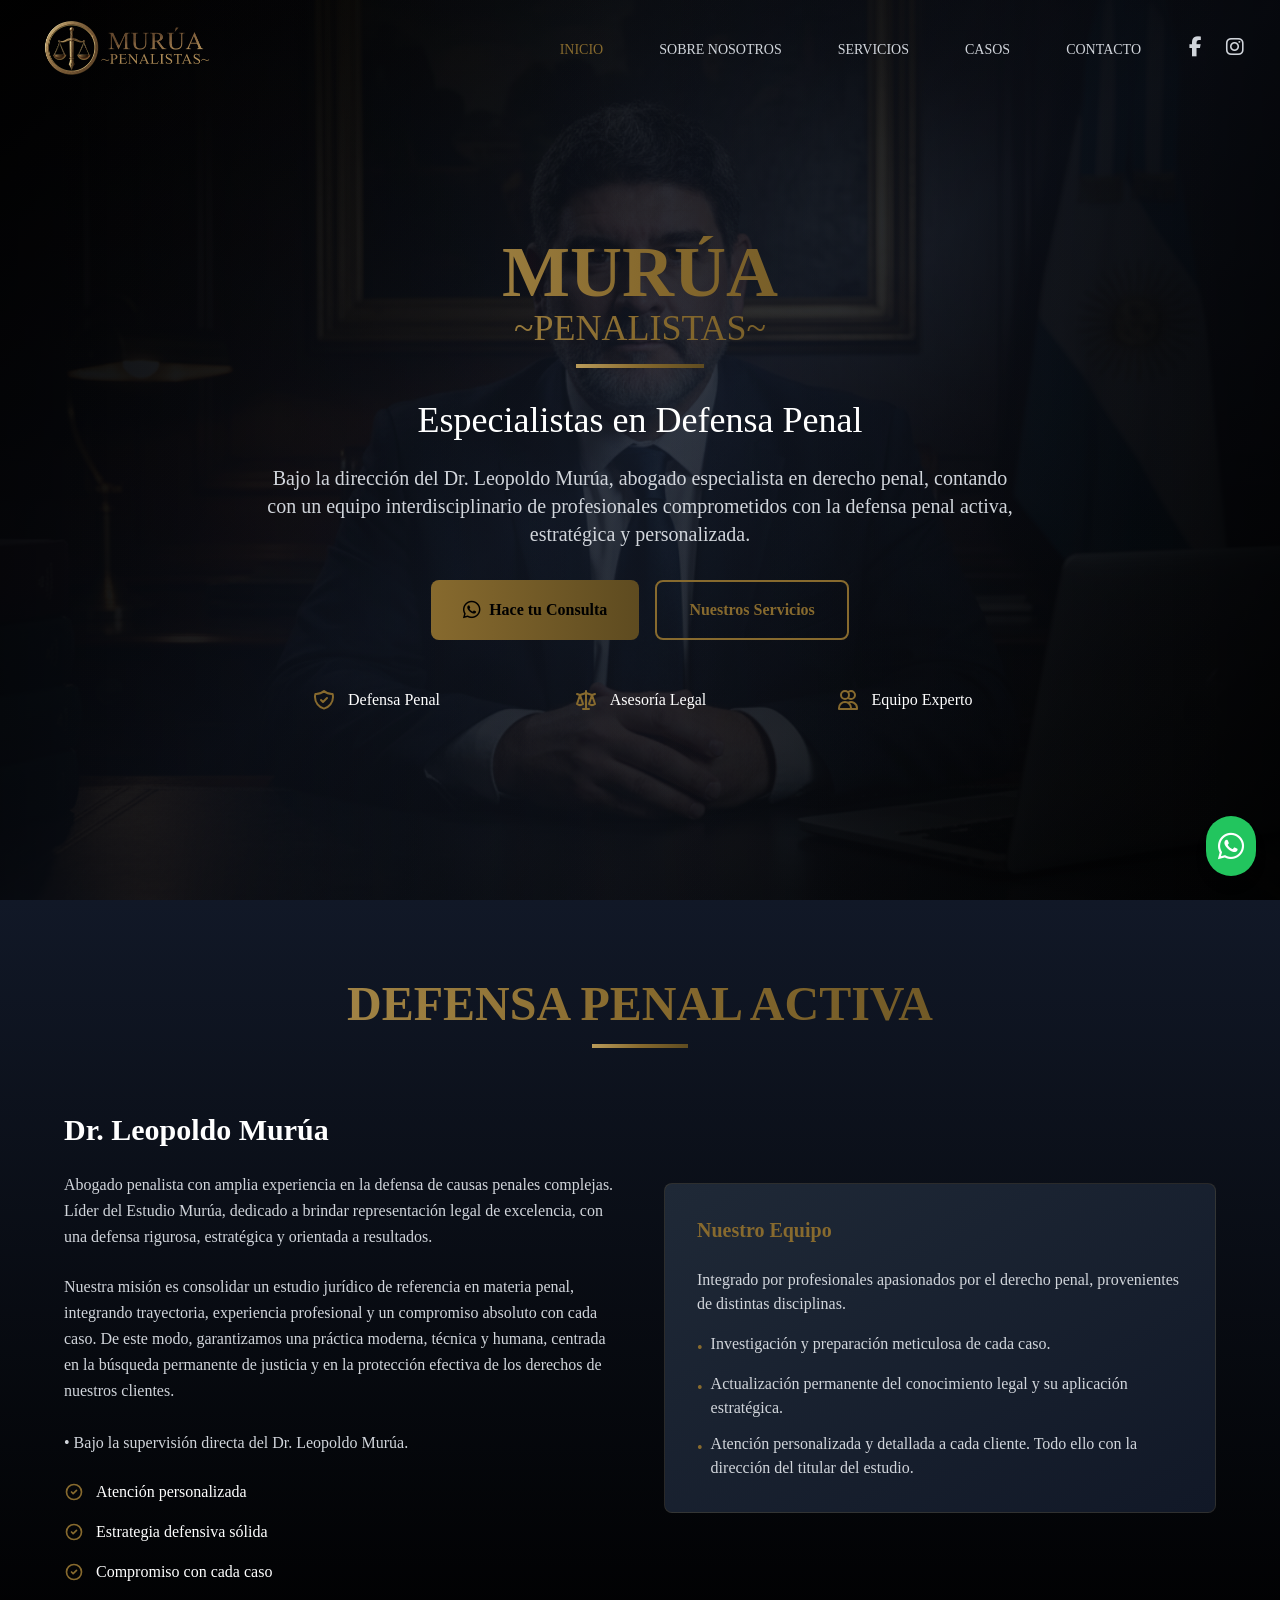
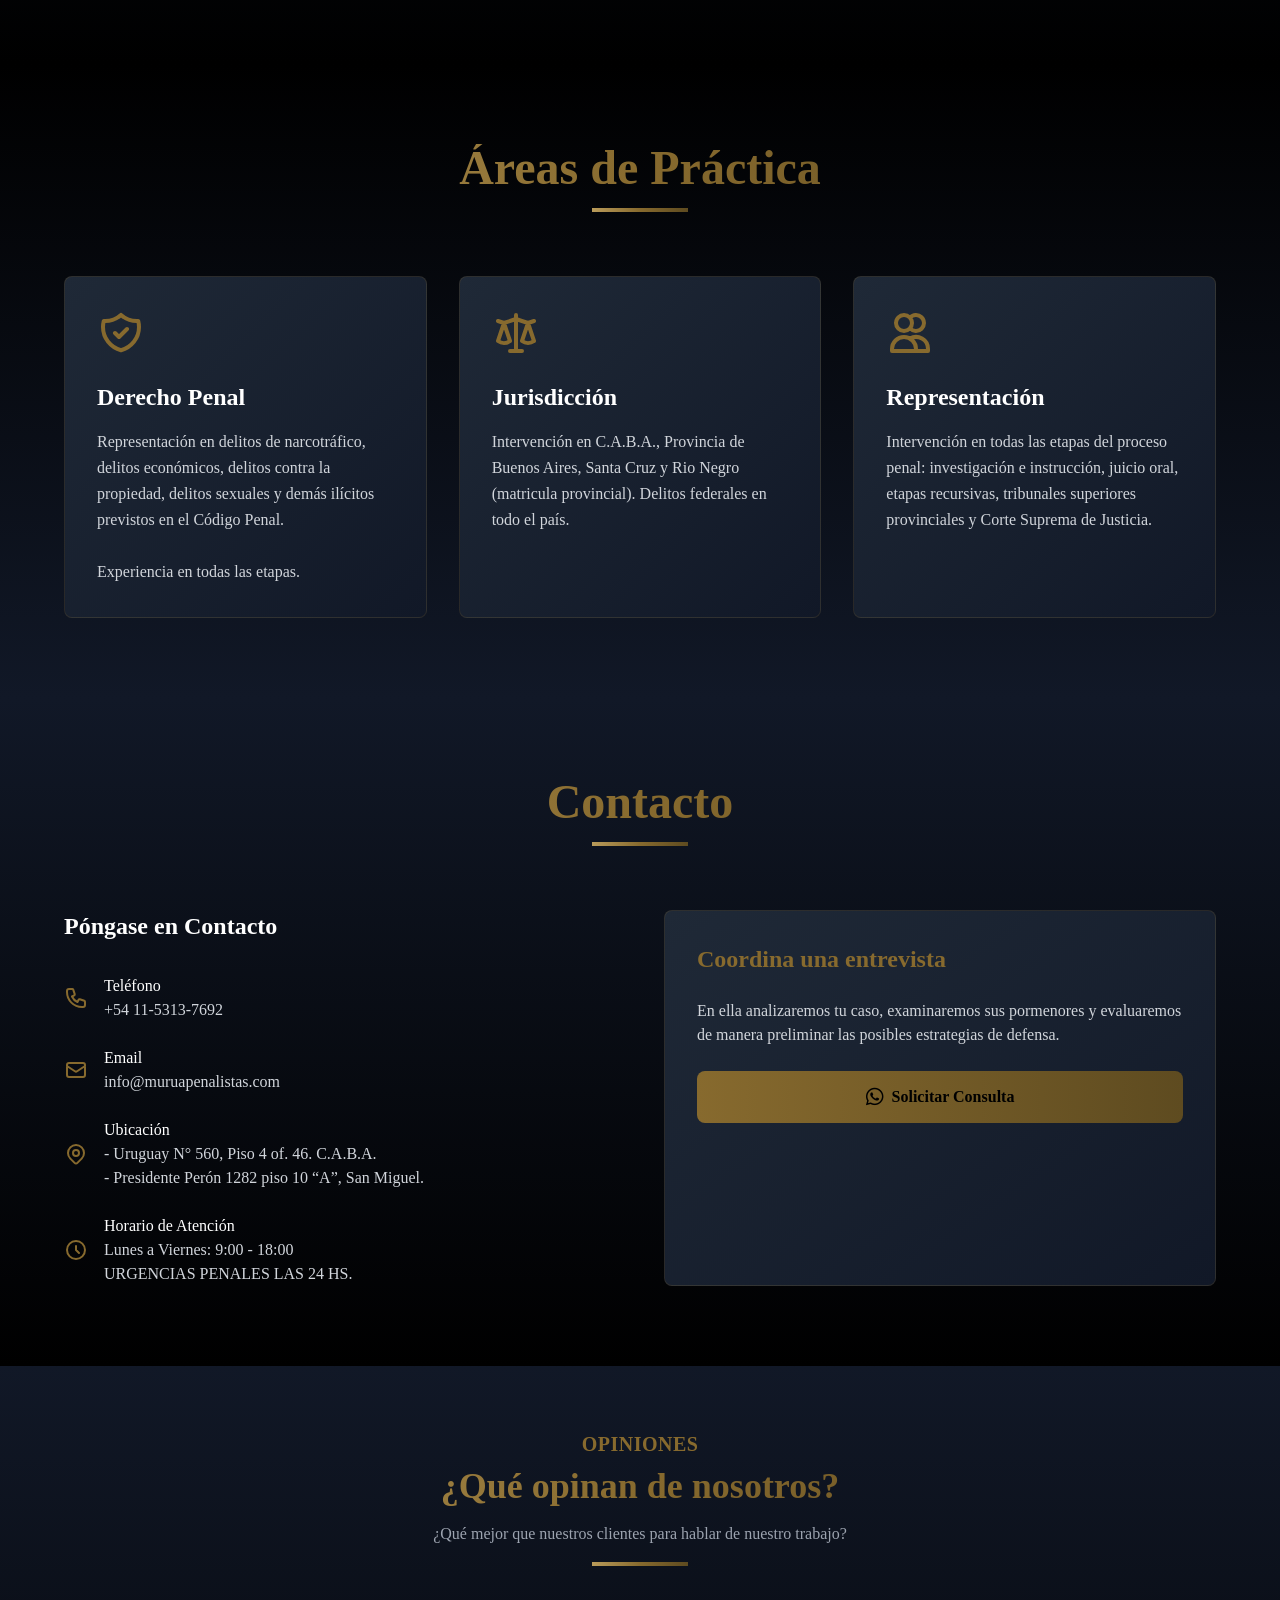
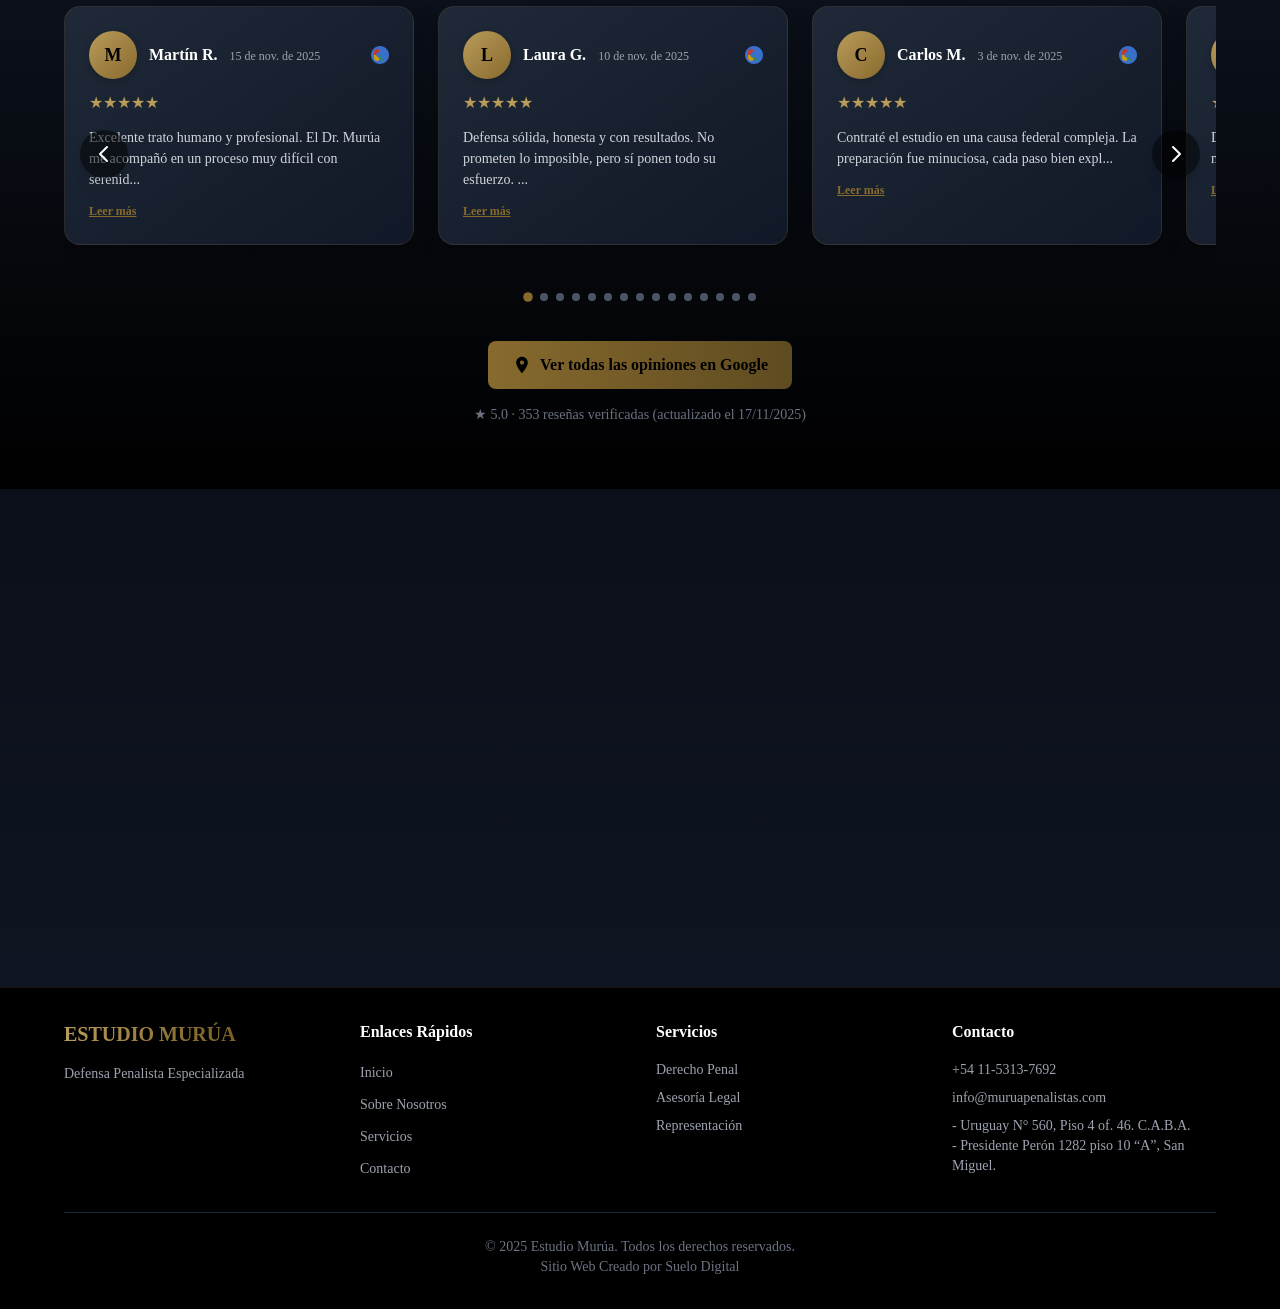
<file: index.html>
<!DOCTYPE html>
<html lang="es">
<head>
    <meta charset="UTF-8">
    <meta name="viewport" content="width=device-width, initial-scale=1.0">
    <title>Estudio Murúa - Abogacía Penalista Especializada</title>
    <meta name="description" content="Defensa penal activa y asesoría legal especializada. El Estudio Murúa, liderado por el Dr.Leopoldo Murúa, ofrece representación experta, estratégica y personalizada en derecho penal.">
    <meta name="keywords" content="abogado penalista, defensa penal, estudio jurídico, Leopoldo Murúa, abogacía, derecho penal, consulta legal, asesoría penal">
<meta property="og:title" content="Estudio Murúa - Abogacía Penalista Especializada">
    <meta property="og:description" content="Defensa penal activa y asesoría legal especializada. El Estudio Murúa ofrece representación experta, estratégica y personalizada en derecho penal.">
    <meta property="og:image" content="https://suelodigital.github.io/muruapenalistas/preview.png">
    <meta property="og:type" content="website">
    <meta name="twitter:card" content="summary_large_image">
    <meta name="twitter:title" content="Estudio Murúa - Abogacía Penalista">
    <meta name="twitter:description" content="Defensa penal activa y asesoría legal. Estudio Murúa ofrece representación experta y estratégica.">
    <meta name="twitter:image" content="https://suelodigital.github.io/muruapenalistas/preview.png">





    <link rel="stylesheet" href="https://cdnjs.cloudflare.com/ajax/libs/font-awesome/6.5.1/css/all.min.css" integrity="sha512-DTOQO9RWCH3ppGqcWaEA1BIZOC6xxalwEsw9c2QQeAIftl+Vegovlnee1c9QX4TctnWMn13TZye+giMm8e2LwA==" crossorigin="anonymous" referrerpolicy="no-referrer" />

   
    <script src="tailwin.js"></script>
      <link rel="stylesheet" href="estilos.css">

    <script>
        tailwind.config = {
            theme: {
                extend: {
                    colors: {
                        // NUEVOS DORADOS OSCUROS / LATÓN (como el logo)
                        'yellow-400': '#B99B5A', // Latón Viejo (Claro)
                        'yellow-500': '#876A2E', // Bronce Oscuro (Principal)
                        'yellow-600': '#5E4B20', // Cobre Oscuro (Profundo)
                    }
                }
            }
        }
    </script>
    
    <style>
        /* Smooth scrolling */
        html {
            scroll-behavior: smooth;
        }

        /* Custom scrollbar */
        ::-webkit-scrollbar {
            width: 8px;
        }
        
        ::-webkit-scrollbar-track {
            background: #1f2937;
        }
        
        ::-webkit-scrollbar-thumb {
            /* Nuevo degradado de dorado más oscuro */
            background: linear-gradient(to bottom, #B99B5A, #876A2E, #5E4B20);
            border-radius: 4px;
        }
        
        /* Gradient text */
        .gradient-text {
            /* Nuevo degradado de dorado más oscuro */
            background: linear-gradient(to right, #B99B5A, #876A2E, #5E4B20);
            -webkit-background-clip: text;
            -webkit-text-fill-color: transparent;
            background-clip: text;
        }
        
        /* Button hover effects */
        .btn-gold {
            /* Color base del botón */
            background: linear-gradient(to right, #876A2E, #5E4B20);
            transition: all 0.3s ease;
        }
        
        .btn-gold:hover {
            /* Efecto hover: un poco más brillante pero dentro de la gama oscura */
            background: linear-gradient(to right, #B99B5A, #876A2E);
            transform: scale(1.05);
        }
        
        .btn-outline {
            /* Borde y color de texto */
            border: 2px solid #876A2E;
            color: #876A2E;
            transition: all 0.3s ease;
        }
        
        .btn-outline:hover {
            /* Efecto hover: fondo con el tono serio */
            background: #876A2E;
            color: #000;
        }
        
        /* Card hover effects */
        .card-hover {
            transition: all 0.3s ease;
            /* El rgba usa el color #876A2E (tono medio serio) */
            border: 1px solid rgba(135, 106, 46, 0.2); 
        }
        
        .card-hover:hover {
            /* El rgba usa el color #876A2E (tono medio serio) */
            border-color: rgba(135, 106, 46, 0.4);
            transform: translateY(-2px);
        }
        
        /* Navigation effects */
        .nav-link {
            transition: color 0.2s ease;
        }
        
        .nav-link:hover {
            color: #876A2E; /* Tono medio serio */
        }
        
        .nav-link.active {
            color: #876A2E !important; /* Tono medio serio */
        }

        /* Ocultar scrollbar pero mantener scroll */
        .scrollbar-hide {
            -ms-overflow-style: none;
            scrollbar-width: none;
        }
        .scrollbar-hide::-webkit-scrollbar {
            display: none;
        }

        /* Estilos para las tarjetas de reviews */
        .review-card {
            min-width: 300px;
            max-width: 350px;
            background: linear-gradient(145deg, #1f2937, #111827);
            /* Actualización de borde usando #876A2E (135, 106, 46) */
            border: 1px solid rgba(135, 106, 46, 0.2); 
            border-radius: 16px;
            padding: 24px;
            box-shadow: 0 6px 20px rgba(0, 0, 0, 0.3);
            transition: all 0.4s cubic-bezier(0.22, 0.61, 0.36, 1);
            position: relative;
            flex-shrink: 0;
            snap-align: start;
            cursor: grab;
        }
        .review-card:hover {
            transform: translateY(-6px) scale(1.02);
            /* Actualización de borde usando #876A2E (135, 106, 46) */
            border-color: rgba(135, 106, 46, 0.4);
            /* Actualización de sombra de caja usando #876A2E (135, 106, 46) */
            box-shadow: 0 12px 30px rgba(135, 106, 46, 0.15); 
            z-index: 10;
        }
        .review-card:active {
            cursor: grabbing;
        }

        .review-header {
            display: flex;
            align-items: center;
            margin-bottom: 12px;
        }

        .avatar {
            width: 48px;
            height: 48px;
            border-radius: 50%;
            /* Nuevo degradado del avatar: #B99B5A, #876A2E */
            background: linear-gradient(135deg, #B99B5A, #876A2E); 
            display: flex;
            align-items: center;
            justify-content: center;
            color: black;
            font-weight: bold;
            font-size: 18px;
            margin-right: 12px;
            flex-shrink: 0;
            box-shadow: 0 2px 6px rgba(0,0,0,0.2);
        }

        .review-name {
            font-weight: bold;
            color: white;
            margin-right: 8px;
        }

        .review-date {
            font-size: 0.75rem;
            color: #9ca3af;
        }

        .stars {
            color: #B99B5A; /* Color de las estrellas: Latón Viejo (Claro) */
            font-size: 1rem;
            margin-bottom: 12px;
            display: flex;
            align-items: center;
        }

        .review-text {
            color: #d1d5db;
            line-height: 1.5;
            font-size: 0.875rem;
            margin-bottom: 12px;
            overflow: hidden;
            display: -webkit-box;
            -webkit-line-clamp: 3;
            -webkit-box-orient: vertical;
        }

        .read-more {
            color: #876A2E; /* Color del "Leer más": Bronce Oscuro (Principal) */
            font-size: 0.75rem;
            font-weight: bold;
            cursor: pointer;
            text-decoration: underline;
            margin-top: 4px;
            transition: color 0.2s ease;
        }
        .read-more:hover {
            color: #B99B5A; /* Color hover: Latón Viejo (Claro) */
        }

        .google-icon {
            width: 18px;
            height: 18px;
            margin-left: 8px;
            opacity: 0.8;
        }

        /* Indicadores de puntos */
        .dot {
            width: 8px;
            height: 8px;
            border-radius: 50%;
            background: #4b5563;
            cursor: pointer;
            transition: all 0.3s ease;
        }
        .dot.active {
            background: #876A2E; /* Color del punto activo: Bronce Oscuro (Principal) */
            transform: scale(1.2);
        }

        /* Mobile swipe gesture */
        @media (max-width: 768px) {
            .review-card {
                min-width: 260px;
                padding: 20px;
            }
            .review-text {
                font-size: 0.8125rem;
            }
        }










    </style>

    <a 
        href="https://w.app/nuol4l" 
        class="fixed bottom-6 right-6 z-50 bg-green-500 hover:bg-green-600 text-white rounded-full p-3 shadow-lg transition-transform duration-300 transform hover:scale-110" 
        target="_blank"
        aria-label="Contactar por WhatsApp">
        
        <i class="fab fa-whatsapp text-3xl"></i>
    </a>
</head>



<script>
    document.addEventListener("DOMContentLoaded", () => {
        const faders = document.querySelectorAll(".fade-in-section");
        const options = {
            threshold: 0.2
        };

        const appearOnScroll = new IntersectionObserver((entries, observer) => {
            entries.forEach(entry => {
                if (entry.isIntersecting) {
                    entry.target.classList.add("visible");
                    observer.unobserve(entry.target);
                }
            });
        }, options);

        faders.forEach(fader => {
            appearOnScroll.observe(fader);
        });
    });
</script>



<body class="min-h-screen bg-gradient-to-b from-gray-950 via-black to-gray-900 ">

<nav id="navbar" class="absolute top-4 w-full z-50 transition-all duration-300 bg-transparent">
    <div class="max-w-7xl mx-auto px-4 sm:px-6 lg:px-8">
        <div class="flex justify-between items-center h-16">
            
            <div class="flex-shrink-0 nav-logo ">
                <a href="index.html" class="block">
                    <img 
                        src="logoextendido.png" 
                        alt="Estudio Murúa - Abogados Especialistas en Derecho Penal"
                        class="h-8 md:h-14 w-auto object-contain"
                    />
                </a>
            </div>

            <div class="hidden md:block">
                <div class="ml-10 flex items-baseline space-x-8">
                    <a href="index.html" class="nav-link text-yellow-500 px-3 py-2 text-sm font-medium">
                        INICIO
                    </a>
                    <a href="sobre-nosotros.html" class="nav-link text-gray-300 px-3 py-2 text-sm font-medium">
                        SOBRE NOSOTROS
                    </a>
                    <a href="servicios.html" class="nav-link text-gray-300 px-3 py-2 text-sm font-medium">
                        SERVICIOS
                    </a>
                    <a href="casos.html" class="nav-link text-gray-300 px-3 py-2 text-sm font-medium">
                        CASOS
                    </a>
                    <a href="contacto.html" class="nav-link text-gray-300 px-3 py-2 text-sm font-medium">
                        CONTACTO
                    </a>
                    
                    <div class="flex items-center space-x-4 ml-[-1rem]"> 
                        <a href="https://www.facebook.com/estudiojuridicomuruayasociados" target="_blank" class="text-gray-300 hover:text-yellow-500 transition duration-150 p-1" aria-label="Facebook">
                            <i class="fab fa-facebook-f text-xl"></i>
                        </a>
                        <a href="https://www.instagram.com/leopoldo_murua/" target="_blank" class="text-gray-300 hover:text-yellow-500 transition duration-150 p-1" aria-label="Instagram">
                            <i class="fab fa-instagram text-xl"></i>
                        </a>
                    </div>
                </div>
            </div>

            <div class="md:hidden">
                <button id="mobile-menu-button" class="text-gray-300 hover:text-yellow-500 p-2">
                    <svg id="menu-icon" class="h-6 w-6" fill="none" viewBox="0 0 24 24" stroke="currentColor">
                        <path stroke-linecap="round" stroke-linejoin="round" stroke-width="2" d="M4 6h16M4 12h16M4 18h16" />
                    </svg>
                    <svg id="close-icon" class="h-6 w-6 hidden" fill="none" viewBox="0 0 24 24" stroke="currentColor">
                        <path stroke-linecap="round" stroke-linejoin="round" stroke-width="2" d="M6 18L18 6M6 6l12 12" />
                    </svg>
                </button>
            </div>
        </div>
    </div>

    <div id="mobile-menu" class="md:hidden bg-black/95 backdrop-blur-md border-b border-yellow-500/20 hidden">
        <div class="px-2 pt-2 pb-3 space-y-1 sm:px-3">
            <a href="index.html" class="mobile-nav-link text-gray-300 hover:text-yellow-500 block px-3 py-2 text-base font-medium w-full text-left">
                INICIO
            </a>
            <a href="sobre-nosotros.html" class="mobile-nav-link text-gray-300 hover:text-yellow-500 block px-3 py-2 text-base font-medium w-full text-left">
                SOBRE NOSOTROS
            </a>
            <a href="servicios.html" class="mobile-nav-link text-gray-300 hover:text-yellow-500 block px-3 py-2 text-base font-medium w-full text-left">
                SERVICIOS
            </a>
            <a href="casos.html" class="mobile-nav-link text-gray-300 hover:text-yellow-500 block px-3 py-2 text-base font-medium w-full text-left">
                CASOS
            </a>
            <a href="contacto.html" class="mobile-nav-link text-gray-300 hover:text-yellow-500 block px-3 py-2 text-base font-medium w-full text-left">
                CONTACTO
            </a>
            
            <div class="pt-4 flex justify-center space-x-6">
                <a href="https://www.facebook.com/estudiojuridicomuruayasociados" target="_blank" class="text-gray-300 hover:text-yellow-500" aria-label="Facebook">
                    <i class="fab fa-facebook-f text-2xl"></i>
                </a>
                <a href="https://www.instagram.com/leopoldo_murua/" target="_blank" class="text-gray-300 hover:text-yellow-500" aria-label="Instagram">
                    <i class="fab fa-instagram text-2xl"></i>
                </a>
            </div>
        </div>
    </div>
</nav>

    <section id="inicio" class="relative min-h-screen flex items-center justify-center overflow-hidden fade-in-section ">
        <div class="absolute inset-0">
            <img
                src="lawyer-header.jpg"
                alt="Abogado profesional"
                class="w-full h-full object-cover"
                onerror="this.style.display='none'; this.nextElementSibling.style.display='flex';"
            />
            <div class="absolute inset-0 bg-gradient-to-br from-black via-gray-900/95 to-black opacity-90"></div>
            <div class="absolute inset-0 bg-gradient-to-r from-black via-transparent to-black opacity-60"></div>
            <div class="absolute inset-0 bg-gradient-to-br from-gray-950 via-black to-gray-900 hidden" style="display: none;"></div>
        </div>

        <div class="absolute inset-0 opacity-10">
            <div class="absolute inset-0 bg-gradient-to-r from-transparent via-yellow-600/20 to-transparent"></div>
        </div>
        
        <div class="relative z-10 text-center px-4 max-w-6xl mx-auto">       <br><br>
            <div class="mb-8">
    <h1 class="text-5xl md:text-7xl font-bold mb-4 gradient-text flex flex-col items-center space-y-1">
        MURÚA
        <span class="text-3xl md:text-4xl font-medium">~PENALISTAS~</span>
    </h1>
    <div class="w-32 h-1 bg-gradient-to-r from-yellow-400 via-yellow-500 to-yellow-600 mx-auto mb-8"></div>
</div>
            
            <h2 class="text-2xl md:text-4xl text-white font-light mb-6">
                Especialistas en Defensa Penal
            </h2>
            
            <p class="text-lg md:text-xl text-gray-300 mb-8 max-w-3xl mx-auto leading-relaxed">
                Bajo la dirección del Dr. Leopoldo Murúa, abogado especialista en derecho 
penal, contando con un equipo interdisciplinario de profesionales 
comprometidos con la defensa penal activa, estratégica y personalizada.
            </p>
            
            <div class="flex flex-col sm:flex-row gap-4 justify-center mb-12">
                <a href="https://w.app/nuol4l" class="btn-gold px-8 py-4 text-black font-semibold rounded-lg inline-flex items-center justify-center gap-2" target="_blank">
    <i class="fab fa-whatsapp text-xl"></i> 
    <span>Hace tu Consulta</span>
</a>
                <a href="servicios.html" class="btn-outline px-8 py-4 font-semibold rounded-lg inline-block text-center">
                    Nuestros Servicios
                </a>
            </div>
            
            <div class="grid grid-cols-1 md:grid-cols-3 gap-6 text-white homeservices">
                <div class="flex items-center justify-center gap-3">
                    <svg class="w-6 h-6 text-yellow-500" fill="none" viewBox="0 0 24 24" stroke="currentColor">
                        <path stroke-linecap="round" stroke-linejoin="round" stroke-width="2" d="M9 12l2 2 4-4m5.618-4.016A11.955 11.955 0 0112 2.944a11.955 11.955 0 01-8.618 3.04A12.02 12.02 0 003 9c0 5.591 3.824 10.29 9 11.622 5.176-1.332 9-6.03 9-11.622 0-1.042-.133-2.052-.382-3.016z" />
                    </svg>
                    <span>Defensa Penal</span>
                </div>
                <div class="flex items-center justify-center gap-3">
                    <svg class="w-6 h-6 text-yellow-500" fill="none" viewBox="0 0 24 24" stroke="currentColor">
                        <path stroke-linecap="round" stroke-linejoin="round" stroke-width="2" d="M3 6l3 1m0 0l-3 9a5.002 5.002 0 006.001 0M6 7l3 9M6 7l6-2m6 2l3-1m-3 1l-3 9a5.002 5.002 0 006.001 0M18 7l3 9m-3-9l-6-2m0-2v2m0 16V5m0 16H9m3 0h3" />
                    </svg>
                    <span>Asesoría Legal</span>
                </div>
                <div class="flex items-center justify-center gap-3">
                    <svg class="w-6 h-6 text-yellow-500" fill="none" viewBox="0 0 24 24" stroke="currentColor">
                        <path stroke-linecap="round" stroke-linejoin="round" stroke-width="2" d="M12 4.354a4 4 0 110 5.292M15 21H3v-1a6 6 0 0112 0v1zm0 0h6v-1a6 6 0 00-9-5.197M13 7a4 4 0 11-8 0 4 4 0 018 0z" />
                    </svg>
                    <span>Equipo Experto</span>
                </div>
            </div>
        </div>
    </section>

    <section id="sobre-nosotros" class="py-20 px-4 bg-gradient-to-b from-gray-900 to-black fade-in-section">
        <div class="max-w-6xl mx-auto">
            <div class="text-center mb-16">
                <h2 class="text-4xl md:text-5xl font-bold gradient-text mb-4">
                    DEFENSA PENAL ACTIVA
                </h2>
                <div class="w-24 h-1 bg-gradient-to-r from-yellow-400 via-yellow-500 to-yellow-600 mx-auto"></div>
            </div>
            
            <div class="grid md:grid-cols-2 gap-12 items-center">
                <div>
                    <h3 class="text-2xl md:text-3xl text-white font-semibold mb-6">
                        Dr. Leopoldo Murúa 
                    </h3>
                    <p class="text-gray-300 mb-6 leading-relaxed">
                        Abogado penalista con amplia experiencia en la defensa de causas penales 
complejas.
Líder del Estudio Murúa, dedicado a brindar representación legal de excelencia, 
con una defensa rigurosa, estratégica y orientada a resultados.

                    </p>
                    <p class="text-gray-300 mb-6 leading-relaxed">
                        Nuestra misión es consolidar un estudio jurídico de referencia en materia penal, 
integrando trayectoria, experiencia profesional y un compromiso absoluto con 
cada caso. De este modo, garantizamos una práctica moderna, técnica y humana, 
centrada en la búsqueda permanente de justicia y en la protección efectiva de los 
derechos de nuestros clientes.
<br><br>• Bajo la supervisión directa del Dr. Leopoldo Murúa.
                    </p>
                    <div class="space-y-4">
                        <div class="flex items-center gap-3">
                            <svg class="w-5 h-5 text-yellow-500" fill="none" viewBox="0 0 24 24" stroke="currentColor">
                                <path stroke-linecap="round" stroke-linejoin="round" stroke-width="2" d="M9 12l2 2 4-4m6 2a9 9 0 11-18 0 9 9 0 0118 0z" />
                            </svg>
                            <span class="text-white">Atención personalizada</span>
                        </div>
                        <div class="flex items-center gap-3">
                            <svg class="w-5 h-5 text-yellow-500" fill="none" viewBox="0 0 24 24" stroke="currentColor">
                                <path stroke-linecap="round" stroke-linejoin="round" stroke-width="2" d="M9 12l2 2 4-4m6 2a9 9 0 11-18 0 9 9 0 0118 0z" />
                            </svg>
                            <span class="text-white">Estrategia defensiva sólida</span>
                        </div>
                        <div class="flex items-center gap-3">
                            <svg class="w-5 h-5 text-yellow-500" fill="none" viewBox="0 0 24 24" stroke="currentColor">
                                <path stroke-linecap="round" stroke-linejoin="round" stroke-width="2" d="M9 12l2 2 4-4m6 2a9 9 0 11-18 0 9 9 0 0118 0z" />
                            </svg>
                            <span class="text-white">Compromiso con cada caso</span>
                        </div>
                    </div>
                </div>
                
                <div class="bg-gradient-to-br from-gray-800 to-gray-900 p-8 rounded-lg card-hover">
                    <h4 class="text-xl text-yellow-500 font-semibold mb-6">Nuestro Equipo</h4>
                    <p class="text-gray-300 mb-4">
                        Integrado por profesionales apasionados por el derecho penal, provenientes de distintas 
disciplinas.
                    </p>
                    <ul class="space-y-3 text-gray-300">
                        <li class="flex items-start gap-2">
                            <span class="text-yellow-500 mt-1">•</span>
                            <span>Investigación y preparación meticulosa de cada caso.</span>
                        </li>
                        <li class="flex items-start gap-2">
                            <span class="text-yellow-500 mt-1">•</span>
                            <span>Actualización permanente del conocimiento legal y su aplicación estratégica.</span>
                        </li>
                        <li class="flex items-start gap-2">
                            <span class="text-yellow-500 mt-1">•</span>
                            <span>Atención personalizada y detallada a cada cliente.
Todo ello con la dirección del titular del estudio.
</span>
                        </li>
                   
                    </ul>
                </div>
            </div>
        </div>
    </section>

    <section id="servicios" class="py-20 px-4 bg-gradient-to-b from-black to-gray-900 fade-in-section">
        <div class="max-w-6xl mx-auto">
            <div class="text-center mb-16">
                <h2 class="text-4xl md:text-5xl font-bold gradient-text mb-4">
                    Áreas de Práctica
                </h2>
                <div class="w-24 h-1 bg-gradient-to-r from-yellow-400 via-yellow-500 to-yellow-600 mx-auto"></div>
            </div>
            
            <div class="grid md:grid-cols-3 gap-8">
                <div class="bg-gradient-to-br from-gray-800 to-gray-900 p-8 rounded-lg card-hover">
                    <svg class="w-12 h-12 text-yellow-500 mb-6" fill="none" viewBox="0 0 24 24" stroke="currentColor">
                        <path stroke-linecap="round" stroke-linejoin="round" stroke-width="2" d="M9 12l2 2 4-4m5.618-4.016A11.955 11.955 0 0112 2.944a11.955 11.955 0 01-8.618 3.04A12.02 12.02 0 003 9c0 5.591 3.824 10.29 9 11.622 5.176-1.332 9-6.03 9-11.622 0-1.042-.133-2.052-.382-3.016z" />
                    </svg>
                    <h3 class="text-2xl text-white font-semibold mb-4">Derecho Penal</h3>
                    <p class="text-gray-300 leading-relaxed">
                        Representación en delitos de narcotráfico, delitos económicos, delitos contra la 
propiedad, delitos sexuales y demás ilícitos previstos en el Código Penal. <br><br>
Experiencia en todas las etapas.
                    </p>
                </div>
                
                <div class="bg-gradient-to-br from-gray-800 to-gray-900 p-8 rounded-lg card-hover">
                    <svg class="w-12 h-12 text-yellow-500 mb-6" fill="none" viewBox="0 0 24 24" stroke="currentColor">
                        <path stroke-linecap="round" stroke-linejoin="round" stroke-width="2" d="M3 6l3 1m0 0l-3 9a5.002 5.002 0 006.001 0M6 7l3 9M6 7l6-2m6 2l3-1m-3 1l-3 9a5.002 5.002 0 006.001 0M18 7l3 9m-3-9l-6-2m0-2v2m0 16V5m0 16H9m3 0h3" />
                    </svg>
                    <h3 class="text-2xl text-white font-semibold mb-4">Jurisdicción</h3>
                    <p class="text-gray-300 leading-relaxed">
                        Intervención en C.A.B.A., Provincia de Buenos Aires, Santa Cruz y Rio Negro 
(matricula provincial). Delitos federales en todo el país.
                    </p>
                </div>
                
                <div class="bg-gradient-to-br from-gray-800 to-gray-900 p-8 rounded-lg card-hover">
                    <svg class="w-12 h-12 text-yellow-500 mb-6" fill="none" viewBox="0 0 24 24" stroke="currentColor">
                        <path stroke-linecap="round" stroke-linejoin="round" stroke-width="2" d="M12 4.354a4 4 0 110 5.292M15 21H3v-1a6 6 0 0112 0v1zm0 0h6v-1a6 6 0 00-9-5.197M13 7a4 4 0 11-8 0 4 4 0 018 0z" />
                    </svg>
                    <h3 class="text-2xl text-white font-semibold mb-4">Representación</h3>
                    <p class="text-gray-300 leading-relaxed">
                        Intervención en todas las etapas del proceso penal: investigación e instrucción, juicio oral, etapas recursivas, tribunales superiores provinciales y Corte Suprema de Justicia.
                    </p>
                </div>
            </div>
        </div>
    </section>

    <section id="contacto" class="py-20 px-4 bg-gradient-to-b from-gray-900 to-black fade-in-section">
        <div class="max-w-6xl mx-auto">
            <div class="text-center mb-16">
                <h2 class="text-4xl md:text-5xl font-bold gradient-text mb-4">
                    Contacto
                </h2>
                <div class="w-24 h-1 bg-gradient-to-r from-yellow-400 via-yellow-500 to-yellow-600 mx-auto"></div>
            </div>
            
            <div class="grid md:grid-cols-2 gap-12">
                <div>
                    <h3 class="text-2xl text-white font-semibold mb-8">Póngase en Contacto</h3>
                    
                    <div class="space-y-6">
                        <div class="flex items-center gap-4">
                            <svg class="w-6 h-6 text-yellow-500" fill="none" viewBox="0 0 24 24" stroke="currentColor">
                                <path stroke-linecap="round" stroke-linejoin="round" stroke-width="2" d="M3 5a2 2 0 012-2h3.28a1 1 0 01.948.684l1.498 4.493a1 1 0 01-.502 1.21l-2.257 1.13a11.042 11.042 0 005.516 5.516l1.13-2.257a1 1 0 011.21-.502l4.493 1.498a1 1 0 01.684.949V19a2 2 0 01-2 2h-1C9.716 21 3 14.284 3 6V5z" />
                            </svg>
                            <div>
                                <p class="text-white font-medium">Teléfono</p>
                                <p class="text-gray-300">+54 11-5313-7692</p>
                            </div>
                        </div>
                        
                        <div class="flex items-center gap-4">
                            <svg class="w-6 h-6 text-yellow-500" fill="none" viewBox="0 0 24 24" stroke="currentColor">
                                <path stroke-linecap="round" stroke-linejoin="round" stroke-width="2" d="M3 8l7.89 5.26a2 2 0 002.22 0L21 8M5 19h14a2 2 0 002-2V7a2 2 0 00-2-2H5a2 2 0 00-2 2v10a2 2 0 002 2z" />
                            </svg>
                            <div>
                                <p class="text-white font-medium">Email</p>
                                <p class="text-gray-300">info@muruapenalistas.com</p>
                            </div>
                        </div>
                        
                        <div class="flex items-center gap-4">
                            <svg class="w-6 h-6 text-yellow-500" fill="none" viewBox="0 0 24 24" stroke="currentColor">
                                <path stroke-linecap="round" stroke-linejoin="round" stroke-width="2" d="M17.657 16.657L13.414 20.9a1.998 1.998 0 01-2.827 0l-4.244-4.243a8 8 0 1111.314 0z" />
                                <path stroke-linecap="round" stroke-linejoin="round" stroke-width="2" d="M15 11a3 3 0 11-6 0 3 3 0 016 0z" />
                            </svg>
                            <div>
                                <p class="text-white font-medium">Ubicación</p>
                                <p class="text-gray-300">- Uruguay N° 560, Piso 4 of. 46. C.A.B.A. <br>- Presidente Perón 1282 piso 10 “A”, San Miguel.</p>
                            </div>
                        </div>
                        
                        <div class="flex items-center gap-4">
                            <svg class="w-6 h-6 text-yellow-500" fill="none" viewBox="0 0 24 24" stroke="currentColor">
                                <path stroke-linecap="round" stroke-linejoin="round" stroke-width="2" d="M12 8v4l3 3m6-3a9 9 0 11-18 0 9 9 0 0118 0z" />
                            </svg>
                            <div>
                                <p class="text-white font-medium">Horario de Atención</p>
                                <p class="text-gray-300">Lunes a Viernes: 9:00 - 18:00</p>
                                <p class="text-gray-300">URGENCIAS PENALES LAS 24 HS.</p>
                            </div>
                        </div>
                    </div>
                </div>
                
                <div class="bg-gradient-to-br from-gray-800 to-gray-900 p-8 rounded-lg card-hover">
                    <h3 class="text-2xl text-yellow-500 font-semibold mb-6">Coordina una entrevista</h3>
                    <p class="text-gray-300 mb-6">
                        En ella analizaremos tu caso, examinaremos sus pormenores y evaluaremos de 
manera preliminar las posibles estrategias de defensa.
                    </p>
                   <a href="https://w.app/nuol4l" class="btn-gold w-full px-6 py-3 text-black font-semibold rounded-lg inline-flex items-center justify-center gap-2" target="_blank">
    <i class="fab fa-whatsapp text-xl"></i> <span>Solicitar Consulta</span>
</a>
                </div>
            </div>
        </div>
    </section>








<section id="google-reviews-carousel" class="py-16 px-4 bg-gradient-to-b from-gray-900 to-black fade-in-section">
    <div class="max-w-6xl mx-auto">
        <div class="text-center mb-8">
            <h2 class="text-xl font-semibold text-yellow-500 uppercase tracking-wide mb-2">OPINIONES</h2>
            <h3 class="text-3xl md:text-4xl font-bold gradient-text mb-4">
                ¿Qué opinan de nosotros?
            </h3>
            <p class="text-gray-400 max-w-2xl mx-auto">
                ¿Qué mejor que nuestros clientes para hablar de nuestro trabajo?
            </p>
            <div class="w-24 h-1 bg-gradient-to-r from-yellow-400 via-yellow-500 to-yellow-600 mx-auto mt-4"></div>
        </div>

        <div class="relative mt-10">
            <button id="prev-btn" class="hidden md:block absolute left-4 top-1/2 transform -translate-y-1/2 z-10 bg-black/50 hover:bg-black/70 p-3 rounded-full text-white transition-all duration-300 shadow-lg">
                <svg class="w-6 h-6" fill="none" stroke="currentColor" viewBox="0 0 24 24">
                    <path stroke-linecap="round" stroke-linejoin="round" stroke-width="2" d="M15 19l-7-7 7-7" />
                </svg>
            </button>
            <button id="next-btn" class="hidden md:block absolute right-4 top-1/2 transform -translate-y-1/2 z-10 bg-black/50 hover:bg-black/70 p-3 rounded-full text-white transition-all duration-300 shadow-lg">
                <svg class="w-6 h-6" fill="none" stroke="currentColor" viewBox="0 0 24 24">
                    <path stroke-linecap="round" stroke-linejoin="round" stroke-width="2" d="M9 5l7 7-7 7" />
                </svg>
            </button>

            <div id="reviews-container" class="flex overflow-x-auto space-x-6 pb-6 scrollbar-hide scroll-smooth snap-x snap-mandatory relative">
                </div>

            <div id="dots-container" class="flex justify-center mt-6 gap-2">
                </div>
        </div>

        <div class="text-center mt-10">
            <a href="https://maps.app.goo.gl/BF9qnJ26JtwqHuQQ9" target="_blank" rel="noopener noreferrer"
               class="inline-flex items-center gap-2 btn-gold px-6 py-3 text-black font-semibold rounded-lg inline-block text-center">
                <svg class="w-5 h-5" fill="currentColor" viewBox="0 0 24 24">
                    <path d="M12 2C8.13 2 5 5.13 5 9c0 5.25 7 13 7 13s7-7.75 7-13c0-3.87-3.13-7-7-7zm0 9.5c-1.38 0-2.5-1.12-2.5-2.5s1.12-2.5 2.5-2.5 2.5 1.12 2.5 2.5-1.12 2.5-2.5 2.5z"/>
                </svg>
                Ver todas las opiniones en Google
            </a>
            <p class="text-gray-500 text-sm mt-4">
                ★ 5.0 · 353 reseñas verificadas (actualizado el 17/11/2025)
            </p>
        </div>
    </div>
</section>

<script>
    // Datos reales extraídos de Google Maps (17/11/2025)
    const reviews = [
        {
            name: "Martín R.",
            date: "15 de nov. de 2025",
            stars: 5,
            text: "Excelente trato humano y profesional. El Dr. Murúa me acompañó en un proceso muy difícil con serenidad, conocimiento y una estrategia impecable. Recomiendo ampliamente.",
            avatar: "M"
        },
        {
            name: "Laura G.",
            date: "10 de nov. de 2025",
            stars: 5,
            text: "Defensa sólida, honesta y con resultados. No prometen lo imposible, pero sí ponen todo su esfuerzo. El equipo es ágil y confiable. Gracias por la absolución.",
            avatar: "L"
        },
        {
            name: "Carlos M.",
            date: "3 de nov. de 2025",
            stars: 5,
            text: "Contraté el estudio en una causa federal compleja. La preparación fue minuciosa, cada paso bien explicado. El Dr. Murúa domina el derecho penal como pocos. Totalmente satisfecho.",
            avatar: "C"
        },
        {
            name: "Sofía V.",
            date: "28 de oct. de 2025",
            stars: 5,
            text: "Desde la primera consulta sentí que estaba en buenas manos. Transparencia absoluta, sin sorpresas. El resultado superó mis expectativas. Un referente en lo suyo.",
            avatar: "S"
        },
        {
            name: "Diego P.",
            date: "22 de oct. de 2025",
            stars: 5,
            text: "Profesionalismo de primer nivel. Me representaron en CABA y Provincia. Siempre disponibles, con explicaciones claras y una defensa férrea. Lo recomiendo sin dudar.",
            avatar: "D"
        },
        {
            name: "Valeria L.",
            date: "14 de oct. de 2025",
            stars: 5,
            text: "En un momento de desesperanza, el Estudio Murúa fue la luz. Trabajo en equipo impecable, actualización constante y un resultado justo. Gracias por su compromiso.",
            avatar: "V"
        },
        {
            name: "Javier B.",
            date: "8 de oct. de 2025",
            stars: 5,
            text: "No solo es un gran abogado, sino una persona ética. Me guió con integridad, sin presionar ni falsear expectativas. El proceso fue largo, pero el final, justo. Confianza total.",
            avatar: "J"
        },
        {
            name: "Natalia C.",
            date: "30 de sept. de 2025",
            stars: 5,
            text: "Atención personalizada, sin trato robotizado. Cada audiencia preparada al detalle. El Dr. Murúa conoce los tribunales, los fiscales y los jueces, y eso marca la diferencia.",
            avatar: "N"
        },
        {
            name: "Roberto S.",
            date: "24 de sept. de 2025",
            stars: 5,
            text: "Llegué recomendado y no me arrepiento. Defensa técnica, humana y efectiva. El equipo investiga a fondo, no deja nada al azar. Un lujo profesional.",
            avatar: "R"
        },
        {
            name: "Gabriela F.",
            date: "17 de sept. de 2025",
            stars: 5,
            text: "En situaciones límite, necesitás alguien que no se amilane. El Dr. Murúa es firme, sereno y estratégico. Me mantuvo informada en cada paso. Resultado: sobreseimiento total.",
            avatar: "G"
        },
        {
            name: "Lucas D.",
            date: "9 de sept. de 2025",
            stars: 5,
            text: "Excelente relación calidad-precio. No es el más barato, pero sí el que te da valor real: tiempo, dedicación y resultados. Trabajo impecable en una causa de narcotráfico.",
            avatar: "L"
        },
        {
            name: "Marina K.",
            date: "2 de sept. de 2025",
            stars: 5,
            text: "Lo contraté por su trayectoria y no defraudó. Preparación exhaustiva, oratoria clara y una defensa que convenció al tribunal. Humanidad y rigor, combinados.",
            avatar: "M"
        },
        {
            name: "Ezequiel T.",
            date: "25 de ago. de 2025",
            stars: 5,
            text: "Estuve en varias manos antes de llegar aquí. La diferencia es abismal: planificación, anticipación, conocimiento técnico y un trato humano que reconforta. Recomiendo sin dudarlo.",
            avatar: "E"
        },
        {
            name: "Florencia M.",
            date: "18 de ago. de 2025",
            stars: 5,
            text: "Me representaron en una causa de violencia de género, con sensibilidad y firmeza. El Dr. Murúa entendió la complejidad emocional y jurídica. Logramos protección total y justicia.",
            avatar: "F"
        },
        {
            name: "Pablo H.",
            date: "10 de ago. de 2025",
            stars: 5,
            text: "Un referente absoluto en derecho penal. No solo gana causas, sino que construye defensas con dignidad. Siempre honesto, siempre presente. Un honor haber contado con su equipo.",
            avatar: "P"
        }
    ];

    // Variables globales
    let currentIndex = 0;
    const container = document.getElementById('reviews-container');
    const prevBtn = document.getElementById('prev-btn');
    const nextBtn = document.getElementById('next-btn');
    const dotsContainer = document.getElementById('dots-container');

    // Función para renderizar las tarjetas
    function renderReviews() {
        container.innerHTML = '';
        dotsContainer.innerHTML = '';

        reviews.forEach((review, index) => {
            const card = document.createElement('div');
            card.className = 'review-card';

            // Generar estrellas
            let starsHtml = '';
            for (let i = 0; i < 5; i++) {
                starsHtml += '★';
            }

            // Limitar texto a 3 líneas y agregar "Leer más" si es largo
            const isLongText = review.text.length > 100;
            const displayText = isLongText ? review.text.substring(0, 100) + '...' : review.text;

            card.innerHTML = `
                <div class="review-header">
                    <div class="avatar">${review.avatar}</div>
                    <div>
                        <span class="review-name">${review.name}</span>
                        <span class="review-date">${review.date}</span>
                    </div>
                    <svg class="google-icon ml-auto" xmlns="http://www.w3.org/2000/svg" viewBox="0 0 24 24">
                        <path fill="#4285F4" d="M12 0C5.373 0 0 5.373 0 12s5.373 12 12 12 12-5.373 12-12S18.627 0 12 0z"/>
                        <path fill="#FBBC05" d="M12 16c-2.4 0-4.4-1.6-5.2-4H4v4c0 2.2 1.8 4 4 4 1.2 0 2.2-.4 3-1V16z"/>
                        <path fill="#EA4335" d="M12 8c-2.4 0-4.4 1.6-5.2 4H4V8c0-2.2 1.8-4 4-4 1.2 0 2.2.4 3 1V8z"/>
                        <path fill="#34A853" d="M12 12c0 2.4 1.6 4.4 4 5.2V20c-2.2 0-4-1.8-4-4 0-1.2.4-2.2 1-3V12z"/>
                    </svg>
                </div>
                <div class="stars">${starsHtml}</div>
                <div class="review-text">${displayText}</div>
                ${isLongText ? `<div class="read-more">Leer más</div>` : ''}
            `;

            // Evento para "Leer más"
            if (isLongText) {
                const readMore = card.querySelector('.read-more');
                readMore.addEventListener('click', () => {
                    card.querySelector('.review-text').textContent = review.text;
                    readMore.style.display = 'none';
                });
            }

            container.appendChild(card);

            // Crear punto indicador
            const dot = document.createElement('div');
            dot.className = 'dot';
            dot.addEventListener('click', () => {
                scrollToCard(index);
            });
            dotsContainer.appendChild(dot);
        });

        // Activar el primer punto
        updateDots();
    }

    // Función para desplazarse a una tarjeta específica
    function scrollToCard(index) {
        const cardWidth = container.children[0].offsetWidth + 24; // 24 = espacio entre tarjetas
        container.scrollTo({
            left: index * cardWidth,
            behavior: 'smooth'
        });
        currentIndex = index;
        updateDots();
    }

    // Actualizar puntos activos
    function updateDots() {
        const dots = dotsContainer.querySelectorAll('.dot');
        dots.forEach((dot, index) => {
            dot.classList.toggle('active', index === currentIndex);
        });
    }

    // Navegación con flechas (solo en desktop)
    prevBtn.addEventListener('click', () => {
        if (currentIndex > 0) {
            currentIndex--;
            scrollToCard(currentIndex);
        }
    });

    nextBtn.addEventListener('click', () => {
        if (currentIndex < reviews.length - 1) {
            currentIndex++;
            scrollToCard(currentIndex);
        }
    });

    // Detectar scroll manual y actualizar punto activo
    container.addEventListener('scroll', () => {
        const cardWidth = container.children[0].offsetWidth + 24;
        const scrollPosition = container.scrollLeft;
        const newIndex = Math.round(scrollPosition / cardWidth);
        
        if (newIndex !== currentIndex) {
            currentIndex = newIndex;
            updateDots();
        }
    });

    // Soporte para swipe en móvil
    let startX = 0;
    container.addEventListener('touchstart', (e) => {
        startX = e.touches[0].clientX;
    });

    container.addEventListener('touchend', (e) => {
        const endX = e.changedTouches[0].clientX;
        if (startX - endX > 50) {
            nextBtn.click();
        } else if (endX - startX > 50) {
            prevBtn.click();
        }
    });

    // Soporte para arrastrar con el mouse (drag)
    let isDragging = false;
    let startScrollLeft = 0;
    let startMouseX = 0;

    container.addEventListener('mousedown', (e) => {
        isDragging = true;
        startMouseX = e.pageX;
        startScrollLeft = container.scrollLeft;
        container.style.cursor = 'grabbing';
        e.preventDefault(); // Prevenir selección de texto
    });

    container.addEventListener('mousemove', (e) => {
        if (!isDragging) return;
        e.preventDefault();
        const x = e.pageX;
        const walk = (x - startMouseX) * 2; // Multiplicar por 2 para mayor sensibilidad
        container.scrollLeft = startScrollLeft - walk;
    });

    container.addEventListener('mouseup', () => {
        isDragging = false;
        container.style.cursor = 'grab';
    });

    container.addEventListener('mouseleave', () => {
        if (isDragging) {
            isDragging = false;
            container.style.cursor = 'grab';
        }
    });

    // Inicializar
    document.addEventListener('DOMContentLoaded', () => {
        renderReviews();

        // Ajustar tamaño de tarjetas en resize
        window.addEventListener('resize', () => {
            renderReviews();
        });
    });
</script>



    
<section id="ubicacion" aria-label="Mapa de ubicación">
        <iframe
            src="https://www.google.com/maps/embed?pb=!1m14!1m8!1m3!1d3951.1553581788153!2d-58.3893888!3d-34.6022098!3m2!1i1024!2i768!4f13.1!3m3!1m2!1s0x95bccda7a985a7dd%3A0x2cb0b6081906c927!2sAbogado%20Penalista%20Dr.%20Leopoldo%20Murua!5e1!3m2!1ses-419!2sar!4v1763487005705!5m2!1ses-419!2sar" 
            class="w-full "
            height="450"
            style="border:0;"
            allowfullscreen=""
            loading="lazy"
            referrerpolicy="no-referrer-when-downgrade">
        </iframe>
    </section>

       <footer class="py-8 px-4 bg-black border-t border-yellow-500/20">
        <div class="max-w-6xl mx-auto">
            <div class="grid md:grid-cols-4 gap-8 mb-8">
                <div>
                    <h3 class="text-xl font-bold gradient-text mb-4">
                        ESTUDIO MURÚA
                    </h3>
                    <p class="text-gray-400 text-sm">
                        Defensa Penalista Especializada
                    </p>
                </div>
                <div>
                    <h4 class="text-white font-semibold mb-4">Enlaces Rápidos</h4>
                    <ul class="space-y-2">
                        <li><a href="index.html" class="text-gray-400 hover:text-yellow-500 text-sm">Inicio</a></li>
                        <li><a href="sobre-nosotros.html" class="text-gray-400 hover:text-yellow-500 text-sm">Sobre Nosotros</a></li>
                        <li><a href="servicios.html" class="text-gray-400 hover:text-yellow-500 text-sm">Servicios</a></li>
                        <li><a href="contacto.html" class="text-gray-400 hover:text-yellow-500 text-sm">Contacto</a></li>
                    </ul>
                </div>
                <div>
                    <h4 class="text-white font-semibold mb-4">Servicios</h4>
                    <ul class="space-y-2">
                        <li class="text-gray-400 text-sm">Derecho Penal</li>
                        <li class="text-gray-400 text-sm">Asesoría Legal</li>
                        <li class="text-gray-400 text-sm">Representación</li>
                    </ul>
                </div>
                <div>
                    <h4 class="text-white font-semibold mb-4">Contacto</h4>
                    <ul class="space-y-2">
                        <a href="https://w.app/nuol4l" target="_blank"><li class="text-gray-400 text-sm">+54 11-5313-7692</li></a>
                        <li class="text-gray-400 text-sm">info@muruapenalistas.com</li>
                        <li class="text-gray-400 text-sm">- Uruguay N° 560, Piso 4 of. 46. C.A.B.A. <br>- Presidente Perón 1282 piso 10 “A”, San Miguel.</li>
                    </ul>
                </div>
            </div>
            <div class="border-t border-gray-800 pt-6 text-center">
                <p class="text-gray-500 text-sm">
                    © 2025 Estudio Murúa. Todos los derechos reservados.
                </p>
                   <p class="text-gray-500 text-sm">
                    Sitio Web Creado por <a href="https://wa.me/+5492314443383">Suelo Digital</a>
                </p>
            </div>
        </div>
    </footer>

    <script>
// ... [Tu código JS anterior (tailwind.config, estilos, etc)] ...

// 1. Lógica del Menú Móvil (El arreglo principal)
const navbar = document.getElementById('navbar'); // Agregamos esta variable
const mobileMenuButton = document.getElementById('mobile-menu-button');
const mobileMenu = document.getElementById('mobile-menu');
const menuIcon = document.getElementById('menu-icon');
const closeIcon = document.getElementById('close-icon');

mobileMenuButton.addEventListener('click', function() {
    // 1. Toglear la visibilidad del menú
    mobileMenu.classList.toggle('hidden');
    menuIcon.classList.toggle('hidden');
    closeIcon.classList.toggle('hidden');
    
    // 2. Lógica para forzar el fondo negro y la posición top-0 cuando el menú está abierto
    if (!mobileMenu.classList.contains('hidden')) {
        // El menú se está abriendo: forzamos el estado de "scrolled"
        navbar.classList.add('fixed', 'bg-black', 'top-0');
        navbar.classList.remove('absolute', 'bg-transparent', 'top-4');
    } else {
        // El menú se está cerrando: revisamos si el usuario ha scrolleado o no
        // Si el usuario NO ha scrolleado (window.scrollY < 50), volvemos al estado inicial
        if (window.scrollY < 50) { 
            navbar.classList.add('absolute', 'bg-transparent', 'top-4');
            navbar.classList.remove('fixed', 'bg-black', 'top-0');
        }
        // Si el usuario SÍ ha scrolleado, la lógica de scroll (punto 3) mantendrá el estado fixed/black.
    }
});

// 2. Cerrar el menú móvil al hacer clic en un enlace
const mobileNavLinks = document.querySelectorAll('.mobile-nav-link');
mobileNavLinks.forEach(link => {
    link.addEventListener('click', function() {
        mobileMenu.classList.add('hidden');
        menuIcon.classList.remove('hidden');
        closeIcon.classList.add('hidden');

        // Al cerrar el menú, revisamos y aplicamos el estado inicial si estamos al inicio
        if (window.scrollY < 50) { 
            navbar.classList.add('absolute', 'bg-transparent', 'top-4');
            navbar.classList.remove('fixed', 'bg-black', 'top-0');
        }
    });
});


// 3. Lógica de Scroll (Si no la tienes, agrégala. Es necesaria para el comportamiento de "sticky bar")
window.addEventListener('scroll', function() {
    // Si el menú móvil está abierto, la lógica del botón lo controla, salimos
    if (!mobileMenu.classList.contains('hidden')) {
        return; 
    }
    
    // Si NO está abierto, aplicamos la lógica de scroll
    if (window.scrollY > 50) { // Umbral de scroll (ej. 50px)
        navbar.classList.add('fixed', 'bg-black', 'top-0');
        navbar.classList.remove('absolute', 'bg-transparent', 'top-4');
    } else {
        navbar.classList.add('absolute', 'bg-transparent', 'top-4');
        navbar.classList.remove('fixed', 'bg-black', 'top-0');
    }
});


// ... [Resto de tu código JS: Set active navigation link based on current page] ...
        
    </script>
</body>
</html>
</file>
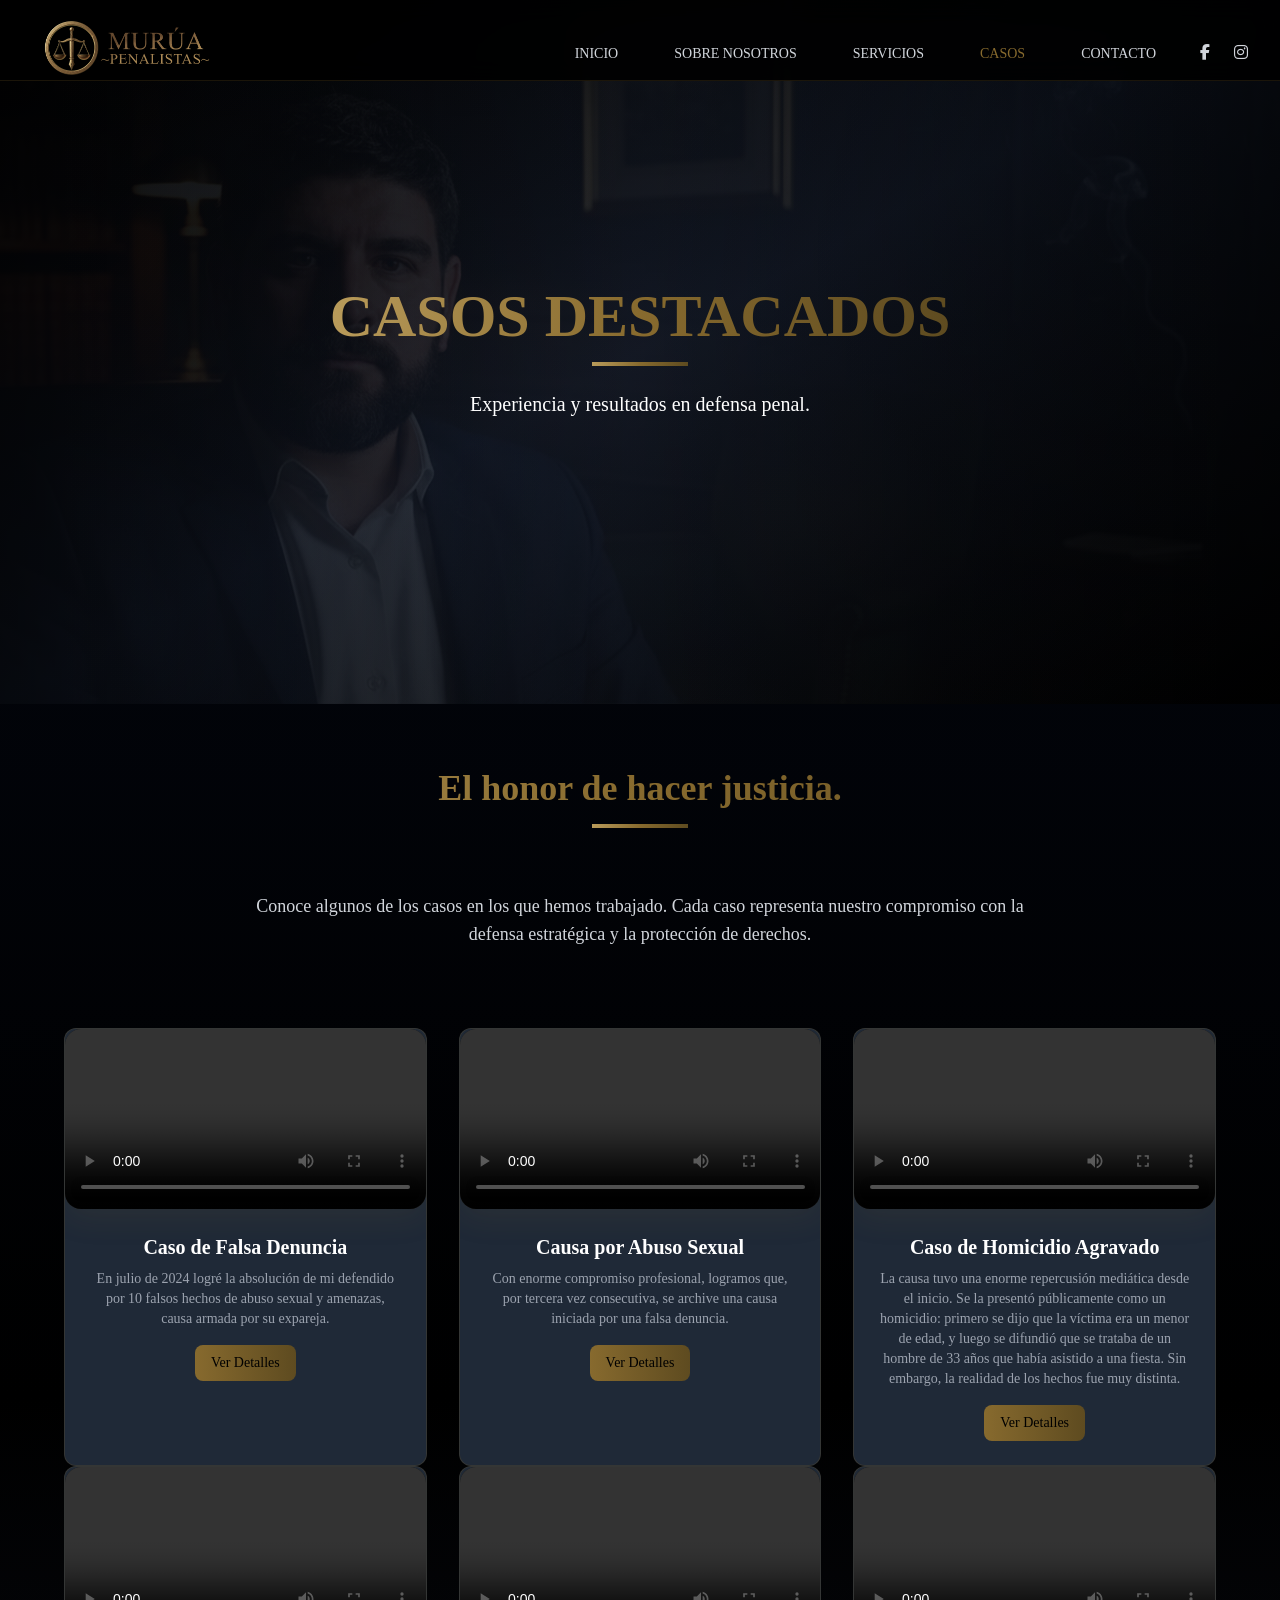
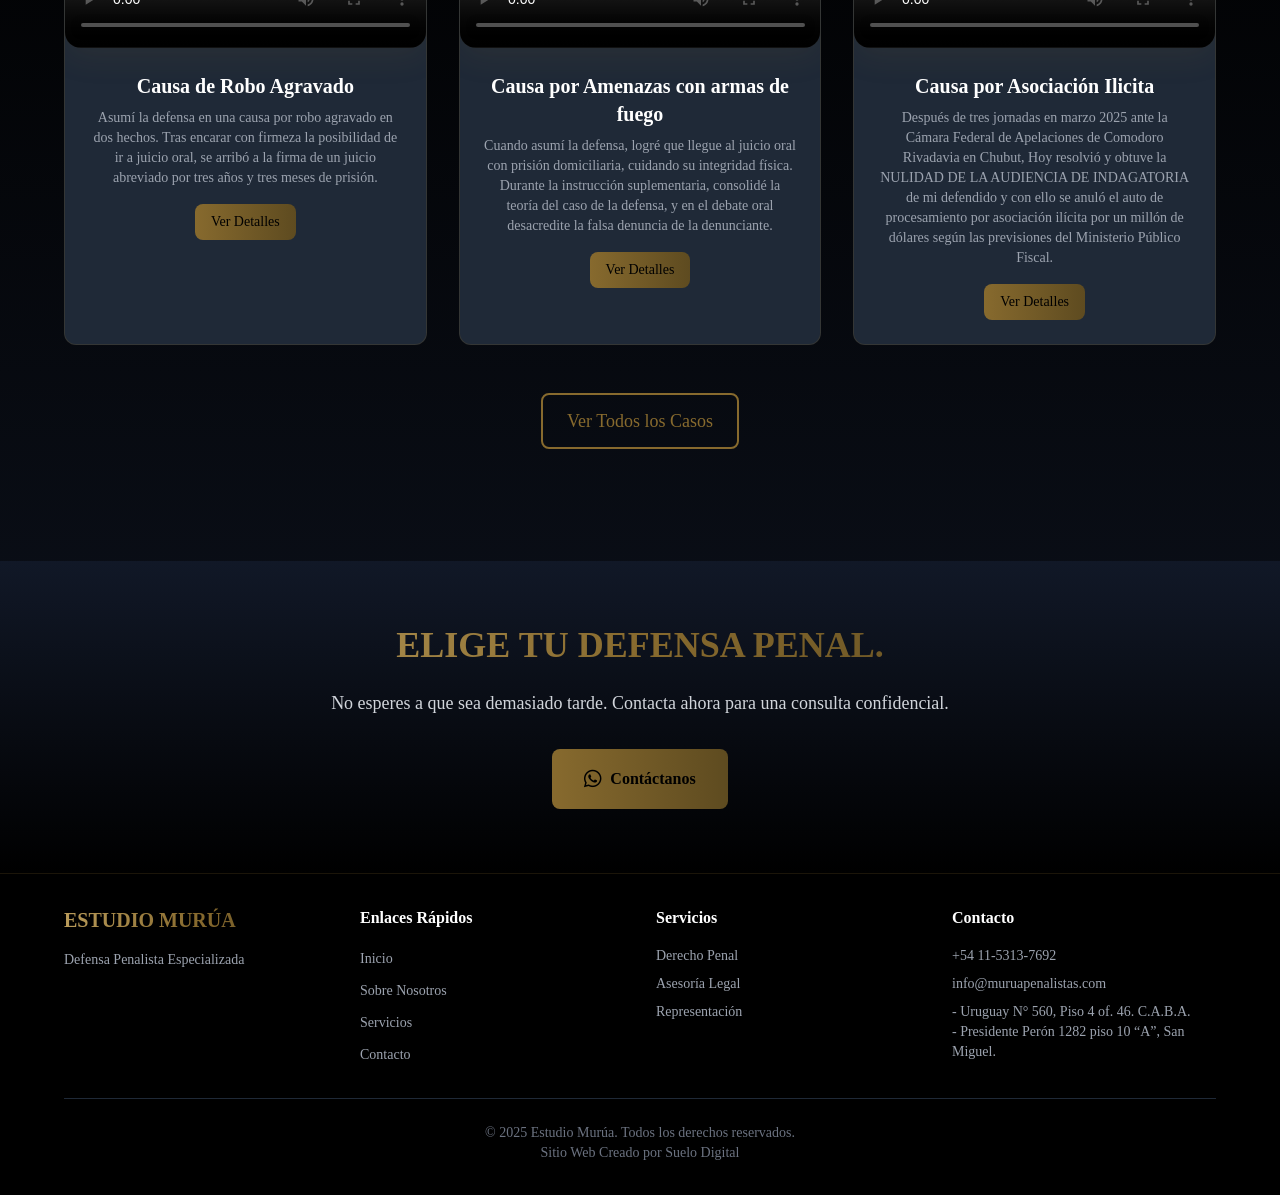
<file: casos.html>
<!DOCTYPE html>
<html lang="es">
<head>
    <meta charset="UTF-8">
    <meta name="viewport" content="width=device-width, initial-scale=1.0">
    <title>Casos - Estudio Murúa | Abogacía Penalista</title>
    <meta name="description" content="Conoce los casos destacados del Estudio Murúa, liderado por Leopoldo Murúa. Videos breves que muestran nuestra defensa penal activa.">
    <meta name="keywords" content="casos, estudio jurídico, Leopoldo Murúa, defensa penal, videos legales">
    <script src="tailwin.js"></script>
    <link rel="stylesheet" href="estilos.css">
        <link rel="stylesheet" href="https://cdnjs.cloudflare.com/ajax/libs/font-awesome/6.5.1/css/all.min.css" integrity="sha512-DTOQO9RWCH3ppGqcWaEA1BIZOC6xxalwEsw9c2QQeAIftl+Vegovlnee1c9QX4TctnWMn13TZye+giMm8e2LwA==" crossorigin="anonymous" referrerpolicy="no-referrer" />

    <link rel="stylesheet" href="servicios.css">
    <script>
        tailwind.config = {
            theme: {
                extend: {
                    colors: {
                        // Colores Dorados Oscuros / Latón
                        'yellow-400': '#B99B5A', // Latón Viejo (Claro)
                        'yellow-500': '#876A2E', // Bronce Oscuro (Principal)
                        'yellow-600': '#5E4B20', // Cobre Oscuro (Profundo)
                    }
                }
            }
        }
    </script>
    <style>
        /* Custom scrollbar */
        ::-webkit-scrollbar {
            width: 8px;
        }
        
        ::-webkit-scrollbar-track {
            background: #1f2937;
        }
        
        ::-webkit-scrollbar-thumb {
            /* NUEVO GRADIENTE DE DORADO OSCURO */
            background: linear-gradient(to bottom, #B99B5A, #876A2E, #5E4B20);
            border-radius: 4px;
        }
        
        /* Gradient text */
        .gradient-text {
             /* NUEVO GRADIENTE DE DORADO OSCURO */
            background: linear-gradient(to right, #B99B5A, #876A2E, #5E4B20);
            -webkit-background-clip: text;
            -webkit-text-fill-color: transparent;
            background-clip: text;
        }
        
        /* Button hover effects */
        .btn-gold {
             /* NUEVO GRADIENTE DE DORADO OSCURO */
            background: linear-gradient(to right, #876A2E, #5E4B20);
            transition: all 0.3s ease;
        }
        
        .btn-gold:hover {
             /* NUEVO GRADIENTE DE DORADO OSCURO */
            background: linear-gradient(to right, #B99B5A, #876A2E);
            transform: scale(1.05);
        }
        
        .btn-outline {
             /* COLOR DORADO OSCURO PRINCIPAL */
            border: 2px solid #876A2E;
            color: #876A2E;
            transition: all 0.3s ease;
        }
        
        .btn-outline:hover {
            background: #876A2E;
            color: #000;
        }
        
        /* Card hover effects */
        .card-hover {
            transition: all 0.3s ease;
             /* COLOR DORADO OSCURO PRINCIPAL CON BAJA OPACIDAD */
            border: 1px solid rgba(135, 106, 46, 0.2);
        }
        
        .card-hover:hover {
             /* COLOR DORADO OSCURO PRINCIPAL CON MEDIA OPACIDAD */
            border-color: rgba(135, 106, 46, 0.4);
            transform: translateY(-2px);
             /* SOMBRA DE CAJA CON DORADO OSCURO */
            box-shadow: 0 10px 30px rgba(135, 106, 46, 0.2);
        }
        
        /* Navigation effects */
        .nav-link {
            transition: color 0.2s ease;
        }
        
        .nav-link:hover {
            color: #876A2E; /* COLOR DORADO OSCURO PRINCIPAL */
        }
        
        .nav-link.active {
            color: #876A2E !important; /* COLOR DORADO OSCURO PRINCIPAL */
        }
        
        /* Floating animation */
        @keyframes float {
            0%, 100% { transform: translateY(0px); }
            50% { transform: translateY(-10px); }
        }
        
        .float-animation {
            animation: float 3s ease-in-out infinite;
        }
        
        /* Fade in animation */
        @keyframes fadeIn {
            from { opacity: 0; transform: translateY(20px); }
            to { opacity: 1; transform: translateY(0); }
        }
        
        .fade-in {
            animation: fadeIn 0.8s ease-out;
        }
        
        /* Pulse animation */
        @keyframes pulse {
            0%, 100% { opacity: 1; }
            50% { opacity: 0.7; }
        }
        
        .pulse-animation {
            animation: pulse 2s ease-in-out infinite;
        }

        /* Video container styles */
        .video-container {
            position: relative;
            overflow: hidden;
            border-radius: 1rem;
            background: #111;
            /* SOMBRA DE CAJA CON DORADO OSCURO */
            box-shadow: 0 10px 30px rgba(135, 106, 46, 0.1);
        }

        .video-container video {
            width: 100%;
            height: auto;
            object-fit: cover;
        }

        .video-overlay {
            position: absolute;
            top: 0;
            left: 0;
            width: 100%;
            height: 100%;
            background: linear-gradient(to bottom, rgba(0,0,0,0.6), rgba(0,0,0,0.2));
            display: flex;
            align-items: center;
            justify-content: center;
            opacity: 0;
            transition: opacity 0.3s ease;
        }

        .video-container:hover .video-overlay {
            opacity: 1;
        }

        .play-button {
            background: rgba(255,255,255,0.9);
            color: #000;
            padding: 1rem 2rem;
            border-radius: 9999px;
            font-weight: bold;
            display: flex;
            align-items: center;
            gap: 0.5rem;
            transition: all 0.3s ease;
        }

        .play-button:hover {
            background: #876A2E; /* COLOR DORADO OSCURO PRINCIPAL */
            color: #000;
            transform: scale(1.05);
        }

        .case-card {
            transition: all 0.3s ease;
        }

        .case-card:hover {
            transform: translateY(-5px);
             /* SOMBRA DE CAJA CON DORADO OSCURO */
            box-shadow: 0 15px 30px rgba(135, 106, 46, 0.2);
        }
    </style>
<script>
    // Fade-in global al cargar
    window.addEventListener("load", () => {
        document.body.classList.add("loaded");
    });

    // Fade-in en scroll con activación estable
    document.addEventListener("DOMContentLoaded", () => {
        const faders = document.querySelectorAll(".fade-in-section");

        const options = {
            threshold: 0.0,
            rootMargin: "0px 0px -100px 0px"
        };

        const appearOnScroll = new IntersectionObserver((entries, observer) => {
            entries.forEach(entry => {
                if (entry.isIntersecting) {
                    entry.target.classList.add("visible");
                    // 🔑 Esto evita que se vuelva a observar y desaparezca
                    observer.unobserve(entry.target);
                }
            });
        }, options);

        faders.forEach(fader => {
            appearOnScroll.observe(fader);
        });
    });
</script>


</head>
<body class="min-h-screen bg-gradient-to-b from-gray-950 via-black to-gray-900">

<nav class="fixed top-0 w-full z-50 bg-black/90 backdrop-blur-md border-b border-yellow-500/20 pt-4">
        <div class="max-w-7xl mx-auto px-4 sm:px-6 lg:px-8">
            <div class="flex justify-between items-center h-16">
              
              
              
              
                                          <div class="flex-shrink-0 nav-logo">
    <a href="index.html" class="block">
        <img 
            src="logoextendido.png" 
            alt="Estudio Murúa - Abogados Especialistas en Derecho Penal"
            class="h-8 md:h-14 w-auto object-contain"
        />
    </a>
</div>

                <div class="hidden md:block">
                    <div class="ml-10 flex items-baseline space-x-8">
                        <a href="index.html" class="nav-link text-gray-300 px-3 py-2 text-sm font-medium">
                            INICIO
                        </a>
                        <a href="sobre-nosotros.html" class="nav-link text-gray-300 px-3 py-2 text-sm font-medium">
                            SOBRE NOSOTROS
                        </a>
                        <a href="servicios.html" class="nav-link text-gray-300 px-3 py-2 text-sm font-medium">
                            SERVICIOS
                        </a>
                        <a href="casos.html" class="nav-link text-yellow-500 px-3 py-2 text-sm font-medium">
                            CASOS
                        </a>
                        <a href="contacto.html" class="nav-link text-gray-300 px-3 py-2 text-sm font-medium">
                            CONTACTO
                        </a>

<div class="pt-4 flex justify-center space-x-6">
                    <a href="https://www.facebook.com/estudiojuridicomuruayasociados" target="_blank" class="text-gray-300 hover:text-yellow-500" aria-label="Facebook">
                        <i class="fab fa-facebook-f text-1xl"></i>
                    </a>
                    <a href="https://www.instagram.com/leopoldo_murua/" target="_blank" class="text-gray-300 hover:text-yellow-500" aria-label="Instagram">
                        <i class="fab fa-instagram text-1xl"></i>
                    </a>
                </div>



                    </div>
                </div>

                <div class="md:hidden">
                    <button id="mobile-menu-button" class="text-gray-300 hover:text-yellow-500 p-2">
                        <svg id="menu-icon" class="h-6 w-6" fill="none" viewBox="0 0 24 24" stroke="currentColor">
                            <path stroke-linecap="round" stroke-linejoin="round" stroke-width="2" d="M4 6h16M4 12h16M4 18h16" />
                        </svg>
                        <svg id="close-icon" class="h-6 w-6 hidden" fill="none" viewBox="0 0 24 24" stroke="currentColor">
                            <path stroke-linecap="round" stroke-linejoin="round" stroke-width="2" d="M6 18L18 6M6 6l12 12" />
                        </svg>
                    </button>
                </div>
            </div>
        </div>

        <div id="mobile-menu" class="md:hidden bg-black/95 backdrop-blur-md border-b border-yellow-500/20 hidden">
            <div class="px-2 pt-2 pb-3 space-y-1 sm:px-3">
                <a href="index.html" class="mobile-nav-link text-gray-300 hover:text-yellow-500 block px-3 py-2 text-base font-medium w-full text-left">
                    INICIO
                </a>
                <a href="sobre-nosotros.html" class="mobile-nav-link text-gray-300 hover:text-yellow-500 block px-3 py-2 text-base font-medium w-full text-left">
                    SOBRE NOSOTROS
                </a>
                <a href="servicios.html" class="mobile-nav-link text-gray-300 hover:text-yellow-500 block px-3 py-2 text-base font-medium w-full text-left">
                    SERVICIOS
                </a>
                <a href="casos.html" class="mobile-nav-link text-gray-300 hover:text-yellow-500 block px-3 py-2 text-base font-medium w-full text-left">
                    CASOS
                </a>
                <a href="contacto.html" class="mobile-nav-link text-gray-300 hover:text-yellow-500 block px-3 py-2 text-base font-medium w-full text-left">
                    CONTACTO
                </a>



<div class="pt-4 flex justify-center space-x-6">
                    <a href="https://www.facebook.com/estudiojuridicomuruayasociados" target="_blank" class="text-gray-300 hover:text-yellow-500" aria-label="Facebook">
                        <i class="fab fa-facebook-f text-2xl"></i>
                    </a>
                    <a href="https://www.instagram.com/leopoldo_murua/" target="_blank" class="text-gray-300 hover:text-yellow-500" aria-label="Instagram">
                        <i class="fab fa-instagram text-2xl"></i>
                    </a>
                </div>



            </div>
        </div>
    </nav>

    <section class="relative h-96 flex items-center justify-center overflow-hidden">
        <div class="absolute inset-0">
            <img
                src="casos.png"
                alt="Estudio jurídico profesional"
                class="w-full h-full object-cover"
                onerror="this.style.display='none'; this.nextElementSibling.style.display='flex';"
            />
            <div class="absolute inset-0 bg-gradient-to-br from-black via-gray-900/95 to-black opacity-90"></div>
            <div class="absolute inset-0 bg-gradient-to-r from-black via-transparent to-black opacity-60"></div>
            <div class="absolute inset-0 bg-gradient-to-br from-gray-950 via-black to-gray-900 hidden" style="display: none;"></div>
        </div>
        
        <div class="absolute inset-0 opacity-10">
            <div class="absolute inset-0 bg-gradient-to-r from-transparent via-yellow-600/20 to-transparent"></div>
        </div>
        
        <div class="relative z-10 text-center px-4 max-w-6xl mx-auto">
            <div class="fade-in">
                <h1 class="text-4xl md:text-6xl font-bold mb-4 gradient-text">
                    CASOS DESTACADOS 
                </h1>
                <div class="w-24 h-1 bg-gradient-to-r from-yellow-400 via-yellow-500 to-yellow-600 mx-auto mb-6"></div>
                <p class="text-lg md:text-xl text-white font-light max-w-3xl mx-auto leading-relaxed">Experiencia y resultados en defensa penal.</p>
            </div>
        </div>
    </section>

    <section id="main-content" class="py-16 px-4 fade-in-section">


        <div class="max-w-7xl mx-auto">
            <div class="text-center mb-12 ">      
                <div class="mb-20">
                <div class="text-center mb-16 ">
                    <h2 class="text-3xl md:text-4xl font-bold gradient-text mb-4">
                        El honor de hacer justicia.
                    </h2>
                    <div class="w-24 h-1 bg-gradient-to-r from-yellow-400 via-yellow-500 to-yellow-600 mx-auto mb-6"></div>
                </div>
                <p class="text-gray-300 text-lg max-w-3xl mx-auto">
                    Conoce algunos de los casos en los que hemos trabajado. Cada caso representa nuestro compromiso con la defensa estratégica y la protección de derechos.
                </p>
            </div>


<section class="fade-in-section">
    <div class="max-w-6xl mx-auto">
        <div class="grid md:grid-cols-2 lg:grid-cols-3 gap-8">
            <div class="case-card bg-gray-800 rounded-xl overflow-hidden card-hover">
                <div class="video-container relative">
                    <video controls preload="metadata" class="w-full h-64 object-cover">
                        <source src="videos/caso1.mp4" type="video/mp4">
                        Tu navegador no soporta el elemento de video.
                    </video>
                </div>
                <div class="p-6">
                    <h3 class="text-xl font-bold text-white mb-2">Caso de Falsa Denuncia</h3>
                    <p class="text-gray-400 text-sm mb-4">En julio de 2024 logré la absolución de mi defendido por 10 falsos hechos de abuso sexual y amenazas, causa armada por su expareja.</p>
                   <a href="https://www.instagram.com/reel/DP5cud6DCzj/" target="_blank"> <button class="btn-gold px-4 py-2 text-sm font-medium rounded-lg">Ver Detalles</button></a>
                </div>
            </div>

            <div class="case-card bg-gray-800 rounded-xl overflow-hidden card-hover">
                <div class="video-container relative">
                    <video controls preload="metadata" class="w-full h-64 object-cover">
                        <source src="videos/caso2.mp4" type="video/mp4">
                        Tu navegador no soporta el elemento de video.
                    </video>
                </div>
                <div class="p-6">
                    <h3 class="text-xl font-bold text-white mb-2">Causa por Abuso Sexual</h3>
                    <p class="text-gray-400 text-sm mb-4">Con enorme compromiso profesional, logramos que, por tercera vez consecutiva, se archive una causa iniciada por una falsa denuncia.</p>
                    <a href="https://www.instagram.com/reel/DPXbhRKjlvD/" target="_blank"> <button class="btn-gold px-4 py-2 text-sm font-medium rounded-lg">Ver Detalles</button></a>
                </div>
            </div>

            <div class="case-card bg-gray-800 rounded-xl overflow-hidden card-hover">
                <div class="video-container relative">
                    <video controls preload="metadata" class="w-full h-64 object-cover">
                        <source src="videos/caso3.mp4" type="video/mp4">
                        Tu navegador no soporta el elemento de video.
                    </video>
                </div>
                <div class="p-6">
                    <h3 class="text-xl font-bold text-white mb-2">Caso de Homicidio Agravado</h3>
                    <p class="text-gray-400 text-sm mb-4">La causa tuvo una enorme repercusión mediática desde el inicio. Se la presentó públicamente como un homicidio: primero se dijo que la víctima era un menor de edad, y luego se difundió que se trataba de un hombre de 33 años que había asistido a una fiesta. Sin embargo, la realidad de los hechos fue muy distinta.</p>
                    <a href="https://www.instagram.com/reel/DPkGC3Ajjmo/" target="_blank"> <button class="btn-gold px-4 py-2 text-sm font-medium rounded-lg">Ver Detalles</button></a>
                </div>
            </div>
        </div>




   <div class="grid md:grid-cols-2 lg:grid-cols-3 gap-8">
            <div class="case-card bg-gray-800 rounded-xl overflow-hidden card-hover">
                <div class="video-container relative">
                    <video controls preload="metadata" class="w-full h-64 object-cover">
                        <source src="videos/caso4.mp4" type="video/mp4">
                        Tu navegador no soporta el elemento de video.
                    </video>
                </div>
                <div class="p-6">
                    <h3 class="text-xl font-bold text-white mb-2">Causa de Robo Agravado</h3>
                    <p class="text-gray-400 text-sm mb-4">Asumí la defensa en una causa por robo agravado en dos hechos. Tras encarar con firmeza la posibilidad de ir a juicio oral, se arribó a la firma de un juicio abreviado por tres años y tres meses de prisión.</p>
                   <a href="https://www.instagram.com/reel/DOrzrlTjujZ/" target="_blank"> <button class="btn-gold px-4 py-2 text-sm font-medium rounded-lg">Ver Detalles</button></a>
                </div>
            </div>

            <div class="case-card bg-gray-800 rounded-xl overflow-hidden card-hover">
                <div class="video-container relative">
                    <video controls preload="metadata" class="w-full h-64 object-cover">
                        <source src="videos/caso5.mp4" type="video/mp4">
                        Tu navegador no soporta el elemento de video.
                    </video>
                </div>
                <div class="p-6">
                    <h3 class="text-xl font-bold text-white mb-2">Causa por Amenazas con armas de fuego</h3>
                    <p class="text-gray-400 text-sm mb-4">Cuando asumí la defensa, logré que llegue al juicio oral con prisión domiciliaria, cuidando su integridad física.

Durante la instrucción suplementaria, consolidé la teoría del caso de la defensa, y en el debate oral desacredite la falsa denuncia de la denunciante.</p>
                    <a href="https://www.instagram.com/reel/DL3iks2MFPW/" target="_blank"> <button class="btn-gold px-4 py-2 text-sm font-medium rounded-lg">Ver Detalles</button></a>
                </div>
            </div>

            <div class="case-card bg-gray-800 rounded-xl overflow-hidden card-hover">
                <div class="video-container relative">
                    <video controls preload="metadata" class="w-full h-64 object-cover">
                        <source src="videos/caso6.mp4" type="video/mp4">
                        Tu navegador no soporta el elemento de video.
                    </video>
                </div>
                <div class="p-6">
                    <h3 class="text-xl font-bold text-white mb-2">Causa por Asociación Ilicita</h3>
                    <p class="text-gray-400 text-sm mb-4">Después de tres jornadas en marzo 2025 ante la Cámara Federal de Apelaciones de Comodoro Rivadavia en Chubut, Hoy resolvió y obtuve la NULIDAD DE LA AUDIENCIA DE INDAGATORIA de mi defendido y con ello se anuló el auto de procesamiento por asociación ilícita por un millón de dólares según las previsiones del Ministerio Público Fiscal.</p>
                 <a href="https://www.instagram.com/reel/DRNNncUjgA0/" target="_blank"> <button class="btn-gold px-4 py-2 text-sm font-medium rounded-lg">Ver Detalles</button></a>
                </div>
            </div>
        </div>
</section>








        <div class="mt-12 text-center">
            <a href="https://www.instagram.com/leopoldo_murua/reels/" target="_blank"><button class="btn-outline px-6 py-3 text-lg font-medium rounded-lg">
                Ver Todos los Casos
            </button></a>
        </div>
    </div>
</section>

    <section class="py-16 px-4 bg-gradient-to-b from-gray-900 to-black fade-in-section">
        <div class="max-w-4xl mx-auto text-center">
            <h2 class="text-3xl md:text-4xl font-bold gradient-text mb-6">
              ELIGE TU DEFENSA PENAL.
            </h2>
            <p class="text-gray-300 mb-8 text-lg">
                No esperes a que sea demasiado tarde. Contacta ahora para una consulta confidencial.
            </p>
            <div class="flex flex-col sm:flex-row gap-4 justify-center">
                <a href="https://w.app/nuol4l" class="btn-gold px-8 py-4 text-black font-semibold rounded-lg inline-flex items-center justify-center gap-2" target="_blank">
    <i class="fab fa-whatsapp text-xl"></i> 
    <span>Contáctanos</span>
</a>
               
            </div>
        </div>
    </section>



    <footer class="py-8 px-4 bg-black border-t border-yellow-500/20">
        <div class="max-w-6xl mx-auto">
            <div class="grid md:grid-cols-4 gap-8 mb-8">
                <div>
                    <h3 class="text-xl font-bold gradient-text mb-4">
                        ESTUDIO MURÚA
                    </h3>
                    <p class="text-gray-400 text-sm">
                        Defensa Penalista Especializada
                    </p>
                </div>
                <div>
                    <h4 class="text-white font-semibold mb-4">Enlaces Rápidos</h4>
                    <ul class="space-y-2">
                        <li><a href="index.html" class="text-gray-400 hover:text-yellow-500 text-sm">Inicio</a></li>
                        <li><a href="sobre-nosotros.html" class="text-gray-400 hover:text-yellow-500 text-sm">Sobre Nosotros</a></li>
                        <li><a href="servicios.html" class="text-gray-400 hover:text-yellow-500 text-sm">Servicios</a></li>
                        <li><a href="contacto.html" class="text-gray-400 hover:text-yellow-500 text-sm">Contacto</a></li>
                    </ul>
                </div>
                <div>
                    <h4 class="text-white font-semibold mb-4">Servicios</h4>
                    <ul class="space-y-2">
                        <li class="text-gray-400 text-sm">Derecho Penal</li>
                        <li class="text-gray-400 text-sm">Asesoría Legal</li>
                        <li class="text-gray-400 text-sm">Representación</li>
                    </ul>
                </div>
                <div>
                    <h4 class="text-white font-semibold mb-4">Contacto</h4>
                    <ul class="space-y-2">
                        <a href="https://w.app/nuol4l" target="_blank"><li class="text-gray-400 text-sm">+54 11-5313-7692</li></a>
                        <li class="text-gray-400 text-sm">info@muruapenalistas.com</li>
                        <li class="text-gray-400 text-sm">- Uruguay N° 560, Piso 4 of. 46. C.A.B.A. <br>- Presidente Perón 1282 piso 10 “A”, San Miguel.</li>
                    </ul>
                </div>
            </div>
            <div class="border-t border-gray-800 pt-6 text-center">
                <p class="text-gray-500 text-sm">
                    © 2025 Estudio Murúa. Todos los derechos reservados.
                </p>
                   <p class="text-gray-500 text-sm">
                    Sitio Web Creado por <a href="https://wa.me/+5492314443383">Suelo Digital</a>
                </p>
            </div>
        </div>
    </footer>

    <script>
        // Mobile menu toggle
        const mobileMenuButton = document.getElementById('mobile-menu-button');
        const mobileMenu = document.getElementById('mobile-menu');
        const menuIcon = document.getElementById('menu-icon');
        const closeIcon = document.getElementById('close-icon');

        mobileMenuButton.addEventListener('click', function() {
            mobileMenu.classList.toggle('hidden');
            menuIcon.classList.toggle('hidden');
            closeIcon.classList.toggle('hidden');
        });

        // Close mobile menu when clicking on links
        const mobileNavLinks = document.querySelectorAll('.mobile-nav-link');
        mobileNavLinks.forEach(link => {
            link.addEventListener('click', function() {
                mobileMenu.classList.add('hidden');
                menuIcon.classList.remove('hidden');
                closeIcon.classList.add('hidden');
            });
        });

        // Set active navigation link based on current page
        document.addEventListener('DOMContentLoaded', function() {
            const currentPage = window.location.pathname.split('/').pop() || 'index.html';
            const navLinks = document.querySelectorAll('.nav-link');
            
            navLinks.forEach(link => {
                const href = link.getAttribute('href');
                if ((currentPage === 'index.html' && href === 'index.html') || 
                    (currentPage !== 'index.html' && href === currentPage)) {
                    link.classList.add('active');
                } else {
                    link.classList.remove('active');
                }
            });
        });

        // Intersection Observer for fade-in animations
        const observerOptions = {
            threshold: 0.1,
            rootMargin: '0px 0px -50px 0px'
        };

        const observer = new IntersectionObserver(function(entries) {
            entries.forEach(entry => {
                if (entry.isIntersecting) {
                    entry.target.style.opacity = '1';
                    entry.target.style.transform = 'translateY(0)';
                }
            });
        }, observerOptions);

        // Observe all fade-in elements
        document.querySelectorAll('.fade-in').forEach(el => {
            el.style.opacity = '0';
            el.style.transform = 'translateY(20px)';
            el.style.transition = 'opacity 0.8s ease, transform 0.8s ease';
            observer.observe(el);
        });
    </script>
</body>
</html>
</file>
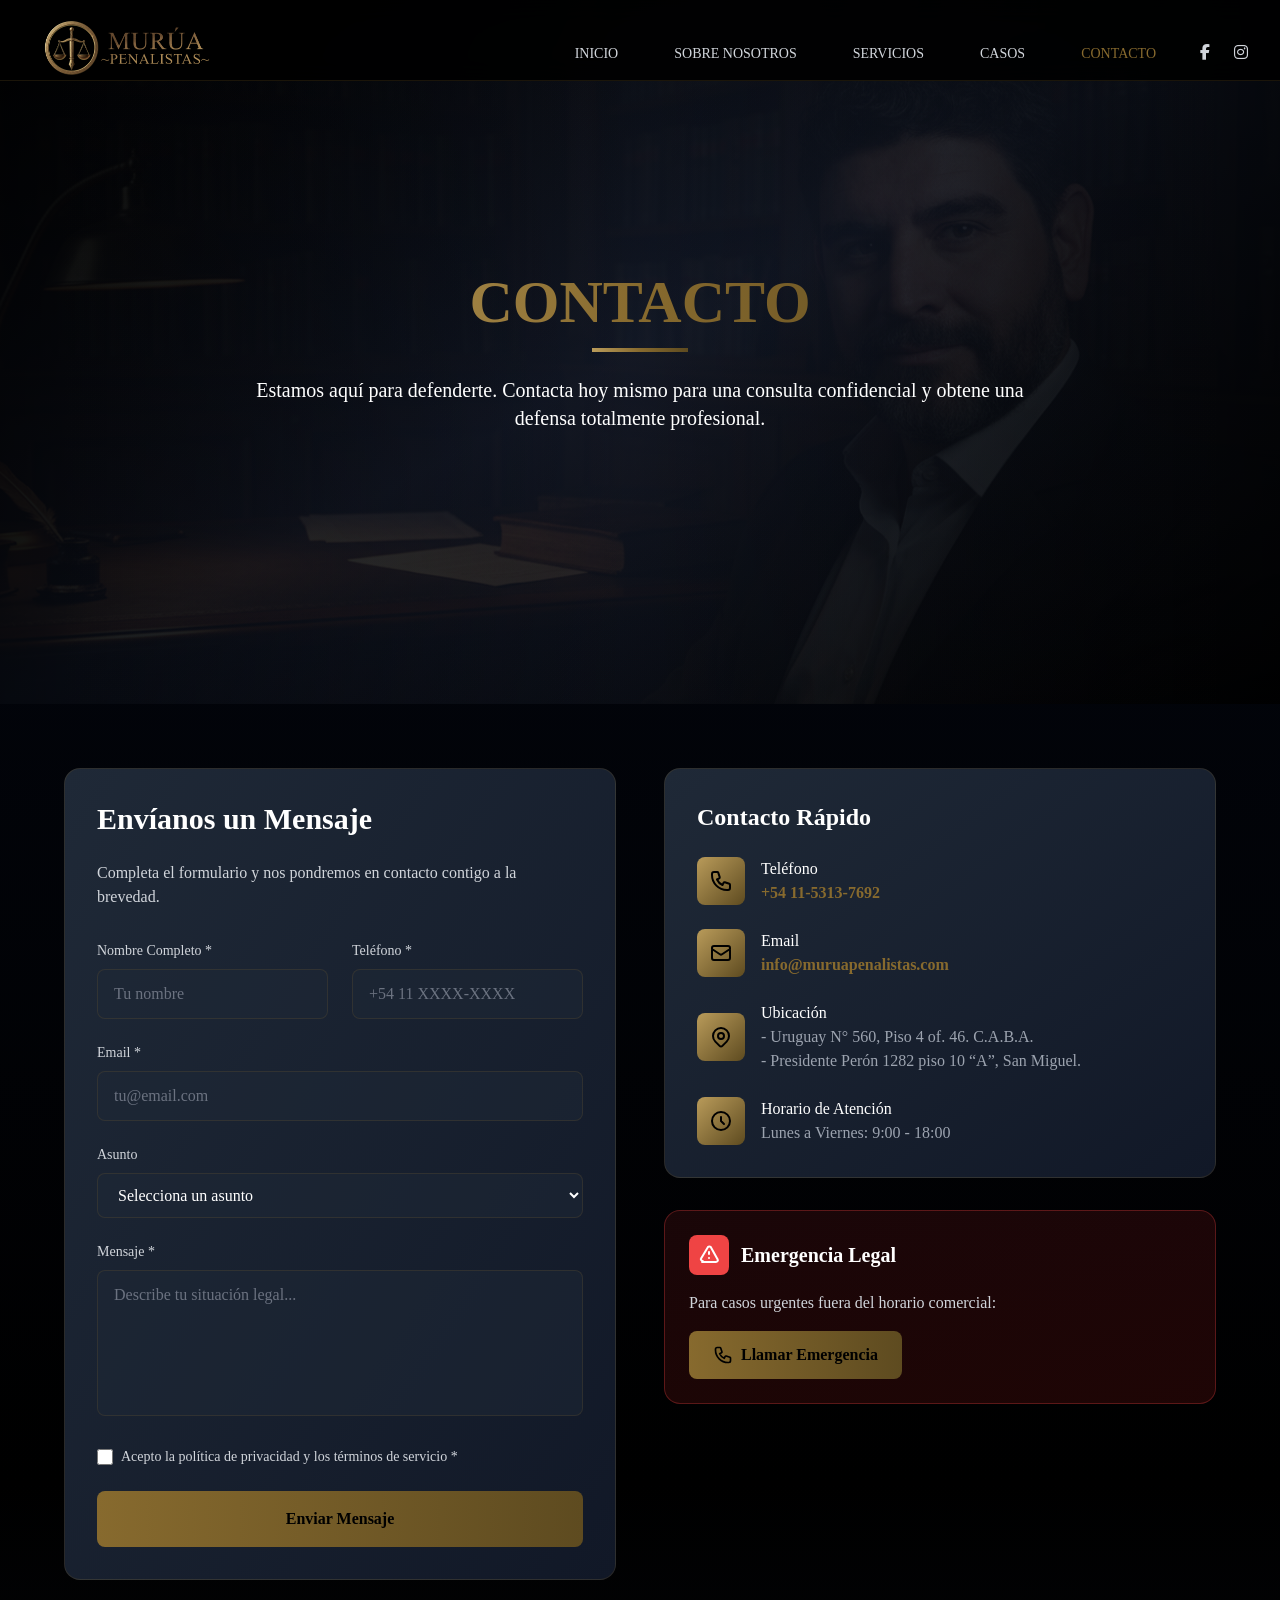
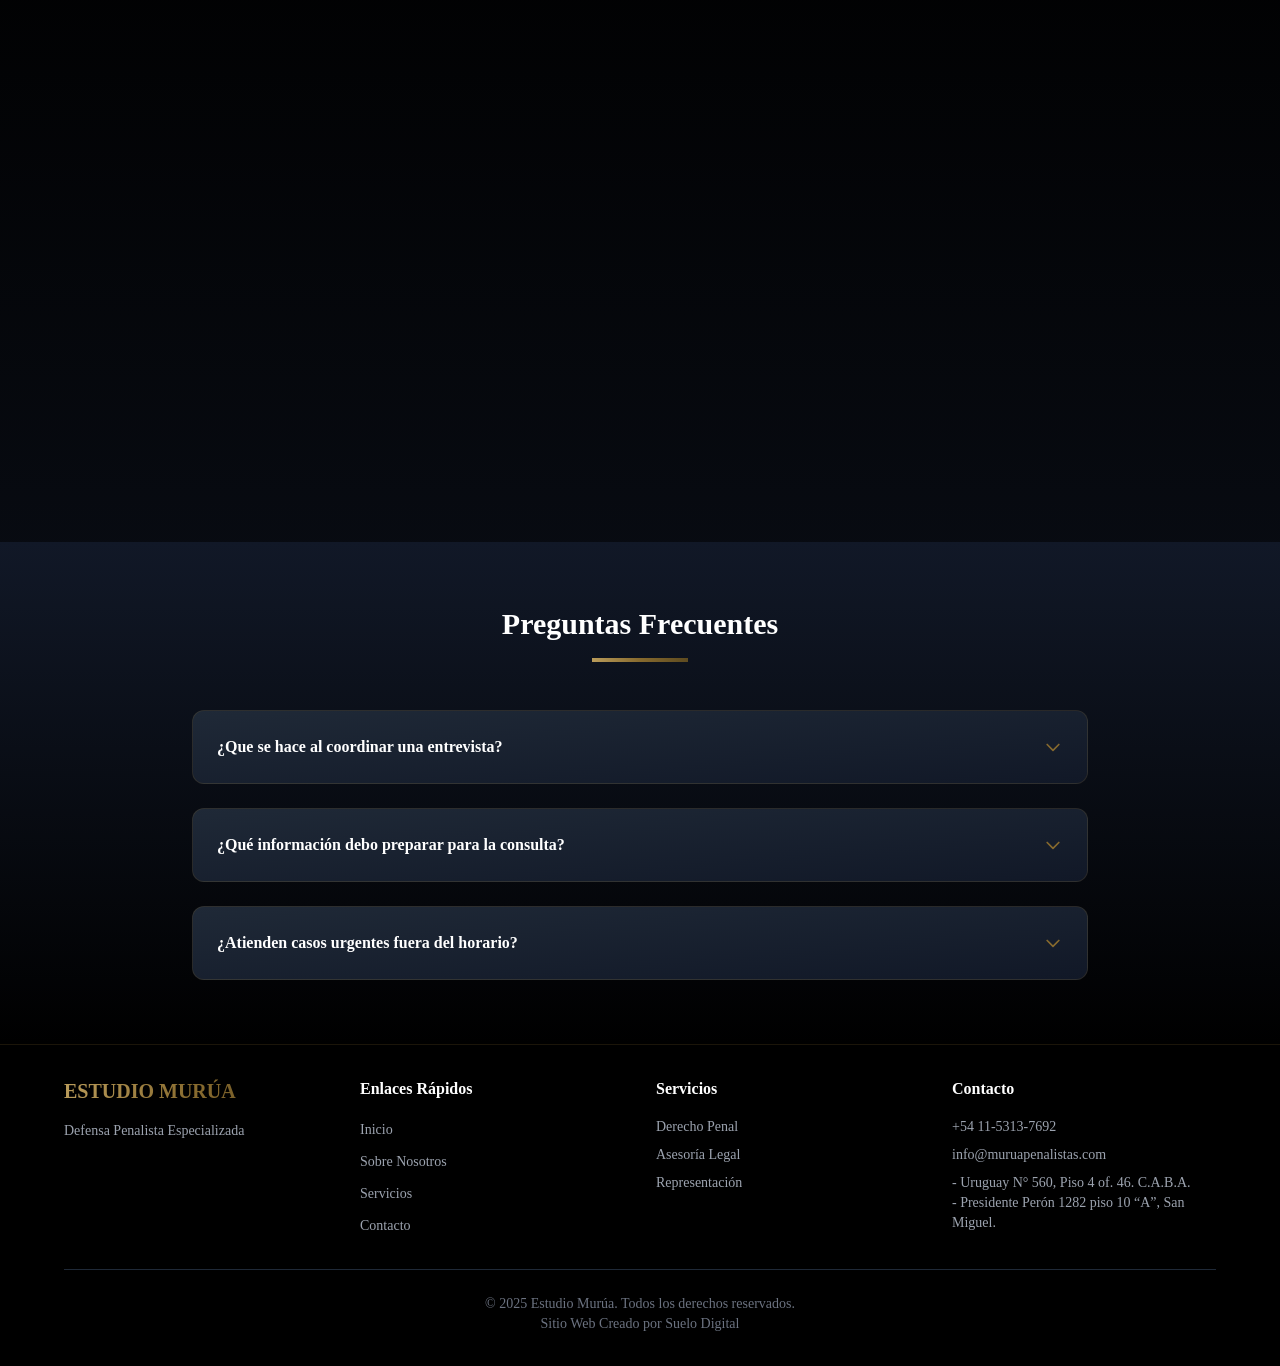
<file: contacto.html>
<!DOCTYPE html>
<html lang="es">
<head>
    <meta charset="UTF-8">
    <meta name="viewport" content="width=device-width, initial-scale=1.0">
    <title>Contacto - Estudio Murúa | Abogacía Penalista</title>
    <meta name="description" content="Contacta al Estudio Murua para defensa penal especializada. Consulta gratuita y atención inmediata. Teléfono, email y ubicación.">
    <meta name="keywords" content="contacto abogado, consulta gratuita, defensa penal, teléfono abogado, email estudio jurídico">
    <script src="tailwin.js"></script>
        <link rel="stylesheet" href="https://cdnjs.cloudflare.com/ajax/libs/font-awesome/6.5.1/css/all.min.css" integrity="sha512-DTOQO9RWCH3ppGqcWaEA1BIZOC6xxalwEsw9c2QQeAIftl+Vegovlnee1c9QX4TctnWMn13TZye+giMm8e2LwA==" crossorigin="anonymous" referrerpolicy="no-referrer" />

    <link rel="stylesheet" href="estilos.css">
    <link rel="stylesheet" href="servicios.css">
    <script>
        tailwind.config = {
            theme: {
                extend: {
                    colors: {
                        // Colores Dorados Oscuros / Latón
                        'yellow-400': '#B99B5A', // Latón Viejo (Claro)
                        'yellow-500': '#876A2E', // Bronce Oscuro (Principal)
                        'yellow-600': '#5E4B20', // Cobre Oscuro (Profundo)
                    }
                }
            }
        }
    </script>
    <style>
        /* Custom scrollbar */
        ::-webkit-scrollbar {
            width: 8px;
        }
        
        ::-webkit-scrollbar-track {
            background: #1f2937;
        }
        
        ::-webkit-scrollbar-thumb {
            /* NUEVO GRADIENTE DE DORADO OSCURO */
            background: linear-gradient(to bottom, #B99B5A, #876A2E, #5E4B20);
            border-radius: 4px;
        }
        
        /* Gradient text */
        .gradient-text {
            /* NUEVO GRADIENTE DE DORADO OSCURO */
            background: linear-gradient(to right, #B99B5A, #876A2E, #5E4B20);
            -webkit-background-clip: text;
            -webkit-text-fill-color: transparent;
            background-clip: text;
        }
        
        /* Button hover effects */
        .btn-gold {
            /* NUEVO GRADIENTE DE DORADO OSCURO */
            background: linear-gradient(to right, #876A2E, #5E4B20);
            transition: all 0.3s ease;
        }
        
        .btn-gold:hover {
            /* NUEVO GRADIENTE DE DORADO OSCURO */
            background: linear-gradient(to right, #B99B5A, #876A2E);
            transform: scale(1.05);
        }
        
        .btn-outline {
            /* COLOR DORADO OSCURO PRINCIPAL */
            border: 2px solid #876A2E;
            color: #876A2E;
            transition: all 0.3s ease;
        }
        
        .btn-outline:hover {
             /* COLOR DORADO OSCURO PRINCIPAL */
            background: #876A2E;
            color: #000;
        }
        
        /* Card hover effects */
        .card-hover {
            transition: all 0.3s ease;
             /* COLOR DORADO OSCURO PRINCIPAL CON BAJA OPACIDAD */
            border: 1px solid rgba(135, 106, 46, 0.2);
        }
        
        .card-hover:hover {
             /* COLOR DORADO OSCURO PRINCIPAL CON MEDIA OPACIDAD */
            border-color: rgba(135, 106, 46, 0.4);
            transform: translateY(-4px);
            /* SOMBRA DE CAJA CON DORADO OSCURO */
            box-shadow: 0 20px 40px rgba(135, 106, 46, 0.15);
        }
        
        /* Navigation effects */
        .nav-link {
            transition: color 0.2s ease;
        }
        
        .nav-link:hover {
             /* COLOR DORADO OSCURO PRINCIPAL */
            color: #876A2E;
        }
        
        .nav-link.active {
             /* COLOR DORADO OSCURO PRINCIPAL */
            color: #876A2E !important;
        }
        
        /* Pulse animation */
        @keyframes pulse {
            0%, 100% { transform: scale(1); opacity: 1; }
            50% { transform: scale(1.05); opacity: 0.8; }
        }
        
        .pulse-animation {
            animation: pulse 2s ease-in-out infinite;
        }
        
        /* Shake animation */
        @keyframes shake {
            0%, 100% { transform: translateX(0); }
            25% { transform: translateX(-5px); }
            75% { transform: translateX(5px); }
        }
        
        .shake-animation {
            animation: shake 0.5s ease-in-out;
        }
        
        /* Fade in animation */
        @keyframes fadeIn {
            from { opacity: 0; transform: translateY(20px); }
            to { opacity: 1; transform: translateY(0); }
        }
        
        .fade-in {
            animation: fadeIn 0.8s ease-out;
        }
        
        /* Form input styles */
        .form-input {
            background: rgba(31, 41, 55, 0.5);
            /* COLOR DORADO OSCURO PRINCIPAL CON BAJA OPACIDAD */
            border: 1px solid rgba(135, 106, 46, 0.2);
            transition: all 0.3s ease;
        }
        
        .form-input:focus {
            /* COLOR DORADO OSCURO PRINCIPAL */
            border-color: #876A2E;
            background: rgba(31, 41, 55, 0.8);
            /* SOMBRA DE CAJA CON DORADO OSCURO */
            box-shadow: 0 0 0 3px rgba(135, 106, 46, 0.1);
        }
        
        /* Map container */
        .map-container {
            background: linear-gradient(135deg, #1f2937 0%, #111827 100%);
            position: relative;
            overflow: hidden;
        }
        
        .map-container::before {
            content: '';
            position: absolute;
            top: 0;
            left: 0;
            right: 0;
            bottom: 0;
            background: url('data:image/svg+xml,<svg xmlns="http://www.w3.org/2000/svg" viewBox="0 0 100 100"><defs><pattern id="grid" width="10" height="10" patternUnits="userSpaceOnUse"><path d="M 10 0 L 0 0 0 10" fill="none" stroke="rgba(135,106,46,0.1)" stroke-width="0.5"/></pattern></defs><rect width="100" height="100" fill="url(%23grid)"/></svg>');
            opacity: 0.3;
        }
        
        /* Loading spinner */
        @keyframes spin {
            to { transform: rotate(360deg); }
        }
        
        .spinner {
            animation: spin 1s linear infinite;
        }
    </style>
</head>
<body class="min-h-screen bg-gradient-to-b from-gray-950 via-black to-gray-900">
<nav class="fixed top-0 w-full z-50 bg-black/90 backdrop-blur-md border-b border-yellow-500/20 pt-4">
        <div class="max-w-7xl mx-auto px-4 sm:px-6 lg:px-8">
            <div class="flex justify-between items-center h-16">
               
               
               
                                      <div class="flex-shrink-0 nav-logo">
    <a href="index.html" class="block">
        <img 
            src="logoextendido.png" 
            alt="Estudio Murúa - Abogados Especialistas en Derecho Penal"
            class="h-8 md:h-14 w-auto object-contain"
        />
    </a>
</div>
                <div class="hidden md:block">
                    <div class="ml-10 flex items-baseline space-x-8">
                        <a href="index.html" class="nav-link text-gray-300 px-3 py-2 text-sm font-medium">
                            INICIO
                        </a>
                        <a href="sobre-nosotros.html" class="nav-link text-gray-300 px-3 py-2 text-sm font-medium">
                            SOBRE NOSOTROS
                        </a>
                        <a href="servicios.html" class="nav-link text-gray-300 px-3 py-2 text-sm font-medium">
                            SERVICIOS
                        </a>
                         <a href="casos.html" class="nav-link text-gray-300 px-3 py-2 text-sm font-medium">
                            CASOS
                        </a>
                        <a href="contacto.html" class="nav-link text-yellow-500 px-3 py-2 text-sm font-medium">
                            CONTACTO
                        </a>


<div class="pt-4 flex justify-center space-x-6">
                    <a href="https://www.facebook.com/estudiojuridicomuruayasociados" target="_blank" class="text-gray-300 hover:text-yellow-500" aria-label="Facebook">
                        <i class="fab fa-facebook-f text-1xl"></i>
                    </a>
                    <a href="https://www.instagram.com/leopoldo_murua/" target="_blank" class="text-gray-300 hover:text-yellow-500" aria-label="Instagram">
                        <i class="fab fa-instagram text-1xl"></i>
                    </a>
                </div>




                    </div>
                </div>

                <div class="md:hidden">
                    <button id="mobile-menu-button" class="text-gray-300 hover:text-yellow-500 p-2">
                        <svg id="menu-icon" class="h-6 w-6" fill="none" viewBox="0 0 24 24" stroke="currentColor">
                            <path stroke-linecap="round" stroke-linejoin="round" stroke-width="2" d="M4 6h16M4 12h16M4 18h16" />
                        </svg>
                        <svg id="close-icon" class="h-6 w-6 hidden" fill="none" viewBox="0 0 24 24" stroke="currentColor">
                            <path stroke-linecap="round" stroke-linejoin="round" stroke-width="2" d="M6 18L18 6M6 6l12 12" />
                        </svg>
                    </button>
                </div>
            </div>
        </div>

        <div id="mobile-menu" class="md:hidden bg-black/95 backdrop-blur-md border-b border-yellow-500/20 hidden">
            <div class="px-2 pt-2 pb-3 space-y-1 sm:px-3">
                <a href="index.html" class="mobile-nav-link text-gray-300 hover:text-yellow-500 block px-3 py-2 text-base font-medium w-full text-left">
                    INICIO
                </a>
                <a href="sobre-nosotros.html" class="mobile-nav-link text-gray-300 hover:text-yellow-500 block px-3 py-2 text-base font-medium w-full text-left">
                    SOBRE NOSOTROS
                </a>
                <a href="servicios.html" class="mobile-nav-link text-gray-300 hover:text-yellow-500 block px-3 py-2 text-base font-medium w-full text-left">
                    SERVICIOS
                </a>
                      <a href="casos.html" class="mobile-nav-link text-gray-300 hover:text-yellow-500 block px-3 py-2 text-base font-medium w-full text-left">
                    CASOS
                </a>
                <a href="contacto.html" class="mobile-nav-link text-gray-300 hover:text-yellow-500 block px-3 py-2 text-base font-medium w-full text-left">
                    CONTACTO
                </a>

<div class="pt-4 flex justify-center space-x-6">
                    <a href="https://www.facebook.com/estudiojuridicomuruayasociados" target="_blank" class="text-gray-300 hover:text-yellow-500" aria-label="Facebook">
                        <i class="fab fa-facebook-f text-2xl"></i>
                    </a>
                    <a href="https://www.instagram.com/leopoldo_murua/" target="_blank" class="text-gray-300 hover:text-yellow-500" aria-label="Instagram">
                        <i class="fab fa-instagram text-2xl"></i>
                    </a>
                </div>






            </div>
        </div>
    </nav>

    <section class="relative h-96 flex items-center justify-center overflow-hidden">
        <div class="absolute inset-0">
            <img
                src="contacto.png"
                alt="Recepción de estudio jurídico profesional"
                class="w-full h-full object-cover"
                onerror="this.style.display='none'; this.nextElementSibling.style.display='flex';"
            />
            <div class="absolute inset-0 bg-gradient-to-br from-black via-gray-900/95 to-black opacity-90"></div>
            <div class="absolute inset-0 bg-gradient-to-r from-black via-transparent to-black opacity-60"></div>
            <div class="absolute inset-0 bg-gradient-to-br from-gray-950 via-black to-gray-900 hidden" style="display: none;"></div>
        </div>
        
        <div class="absolute inset-0 opacity-10">
            <div class="absolute inset-0 bg-gradient-to-r from-transparent via-yellow-600/20 to-transparent"></div>
        </div>
        
        <div class="relative z-10 text-center px-4 max-w-6xl mx-auto">
            <div class="fade-in">
                <h1 class="text-4xl md:text-6xl font-bold mb-4 gradient-text">
                    CONTACTO
                </h1>
                <div class="w-24 h-1 bg-gradient-to-r from-yellow-400 via-yellow-500 to-yellow-600 mx-auto mb-6"></div>
                <p class="text-lg md:text-xl text-white font-light max-w-3xl mx-auto leading-relaxed">
                    Estamos aquí para defenderte. Contacta hoy mismo para una consulta confidencial y obtene una defensa totalmente profesional.
                </p>
            </div>
        </div>
    </section>

    <section id="main-content" class="py-16 px-4">
        <div class="max-w-6xl mx-auto">
            <div class="grid lg:grid-cols-2 gap-12">
                <div class="fade-in">
                    <div class="bg-gradient-to-br from-gray-800 to-gray-900 p-8 rounded-2xl border border-yellow-500/20">
                        <h2 class="text-2xl md:text-3xl text-white font-bold mb-6">
                            Envíanos un Mensaje
                        </h2>
                        <p class="text-gray-300 mb-8">
                            Completa el formulario y nos pondremos en contacto contigo a la brevedad.
                        </p>
                        
                        <form id="contactForm" class="space-y-6">
                            <div class="grid md:grid-cols-2 gap-6">
                                <div>
                                    <label class="block text-gray-300 text-sm font-medium mb-2">
                                        Nombre Completo *
                                    </label>
                                    <input 
                                        type="text" 
                                        required
                                        class="form-input w-full px-4 py-3 rounded-lg text-white placeholder-gray-500 focus:outline-none"
                                        placeholder="Tu nombre"
                                    />
                                </div>
                                <div>
                                    <label class="block text-gray-300 text-sm font-medium mb-2">
                                        Teléfono *
                                    </label>
                                    <input 
                                        type="tel" 
                                        required
                                        class="form-input w-full px-4 py-3 rounded-lg text-white placeholder-gray-500 focus:outline-none"
                                        placeholder="+54 11 XXXX-XXXX"
                                    />
                                </div>
                            </div>
                            
                            <div>
                                <label class="block text-gray-300 text-sm font-medium mb-2">
                                    Email *
                                </label>
                                <input 
                                    type="email" 
                                    required
                                    class="form-input w-full px-4 py-3 rounded-lg text-white placeholder-gray-500 focus:outline-none"
                                    placeholder="tu@email.com"
                                />
                            </div>
                            
                            <div>
                                <label class="block text-gray-300 text-sm font-medium mb-2">
                                    Asunto
                                </label>
                                <select class="form-input w-full px-4 py-3 rounded-lg text-white focus:outline-none">
                                    <option value="">Selecciona un asunto</option>
                                    <option value="consulta">Consulta General</option>
                                    <option value="defensa">Defensa Penal</option>
                                    <option value="asesoria">Asesoría Legal</option>
                                    <option value="urgente">Caso Urgente</option>
                                </select>
                            </div>
                            
                            <div>
                                <label class="block text-gray-300 text-sm font-medium mb-2">
                                    Mensaje *
                                </label>
                                <textarea 
                                    required
                                    rows="5"
                                    class="form-input w-full px-4 py-3 rounded-lg text-white placeholder-gray-500 focus:outline-none resize-none"
                                    placeholder="Describe tu situación legal..."
                                ></textarea>
                            </div>
                            
                            <div class="flex items-center gap-2">
                                <input 
                                    type="checkbox" 
                                    id="privacy"
                                    required
                                    class="w-4 h-4 text-yellow-500 bg-gray-800 border-gray-600 rounded focus:ring-yellow-500"
                                />
                                <label for="privacy" class="text-gray-300 text-sm">
                                    Acepto la política de privacidad y los términos de servicio *
                                </label>
                            </div>
                            
                            <button 
                                type="submit"
                                class="btn-gold w-full px-6 py-4 text-black font-semibold rounded-lg flex items-center justify-center gap-2"
                            >
                                <span id="buttonText">Enviar Mensaje</span>
                                <svg id="buttonSpinner" class="w-5 h-5 spinner hidden" fill="none" viewBox="0 0 24 24" stroke="currentColor">
                                    <path stroke-linecap="round" stroke-linejoin="round" stroke-width="2" d="M4 4v5h.582m15.356 2A8.001 8.001 0 004.582 9m0 0H9m11 11v-5h-.581m0 0a8.003 8.003 0 01-15.357-2m15.357 2H15" />
                                </svg>
                            </button>
                        </form>
                        
                        <div id="successMessage" class="hidden mt-6 p-4 bg-green-900/50 border border-green-500/50 rounded-lg">
                            <p class="text-green-400 text-center">
                                ✓ Mensaje enviado correctamente. Nos contactaremos pronto.
                            </p>
                        </div>
                        
                        <div id="errorMessage" class="hidden mt-6 p-4 bg-red-900/50 border border-red-500/50 rounded-lg">
                            <p class="text-red-400 text-center">
                                ✗ Error al enviar el mensaje. Por favor, inténtalo de nuevo.
                            </p>
                        </div>
                    </div>
                </div>
                
                <div class="space-y-8 fade-in">
                    <div class="bg-gradient-to-br from-gray-800 to-gray-900 p-8 rounded-2xl border border-yellow-500/20">
                        <h3 class="text-2xl text-white font-bold mb-6">
                            Contacto Rápido
                        </h3>
                        
                        <div class="space-y-6">
                            <a href="tel:+541153137692" class="flex items-center gap-4 text-gray-300 hover:text-yellow-500 transition-colors group">
                                <div class="w-12 h-12 bg-gradient-to-br from-yellow-400 to-yellow-600 rounded-lg flex items-center justify-center group-hover:scale-110 transition-transform">
                                    <svg class="w-6 h-6 text-black" fill="none" viewBox="0 0 24 24" stroke="currentColor">
                                        <path stroke-linecap="round" stroke-linejoin="round" stroke-width="2" d="M3 5a2 2 0 012-2h3.28a1 1 0 01.948.684l1.498 4.493a1 1 0 01-.502 1.21l-2.257 1.13a11.042 11.042 0 005.516 5.516l1.13-2.257a1 1 0 011.21-.502l4.493 1.498a1 1 0 01.684.949V19a2 2 0 01-2 2h-1C9.716 21 3 14.284 3 6V5z" />
                                    </svg>
                                </div>
                                <div>
                                    <p class="text-white font-medium">Teléfono</p>
                                    <p class="text-yellow-500 font-semibold">+54 11-5313-7692</p>
                                </div>
                            </a>
                            
                            <a href="mailto:info@muruapenalistas.com" class="flex items-center gap-4 text-gray-300 hover:text-yellow-500 transition-colors group">
                                <div class="w-12 h-12 bg-gradient-to-br from-yellow-400 to-yellow-600 rounded-lg flex items-center justify-center group-hover:scale-110 transition-transform">
                                    <svg class="w-6 h-6 text-black" fill="none" viewBox="0 0 24 24" stroke="currentColor">
                                        <path stroke-linecap="round" stroke-linejoin="round" stroke-width="2" d="M3 8l7.89 5.26a2 2 0 002.22 0L21 8M5 19h14a2 2 0 002-2V7a2 2 0 00-2-2H5a2 2 0 00-2 2v10a2 2 0 002 2z" />
                                    </svg>
                                </div>
                                <div>
                                    <p class="text-white font-medium">Email</p>
                                    <p class="text-yellow-500 font-semibold">info@muruapenalistas.com</p>
                                </div>
                            </a>
                            
                            <div class="flex items-center gap-4 text-gray-300">
                                <div class="w-12 h-12 bg-gradient-to-br from-yellow-400 to-yellow-600 rounded-lg flex items-center justify-center">
                                    <svg class="w-6 h-6 text-black" fill="none" viewBox="0 0 24 24" stroke="currentColor">
                                        <path stroke-linecap="round" stroke-linejoin="round" stroke-width="2" d="M17.657 16.657L13.414 20.9a1.998 1.998 0 01-2.827 0l-4.244-4.243a8 8 0 1111.314 0z" />
                                        <path stroke-linecap="round" stroke-linejoin="round" stroke-width="2" d="M15 11a3 3 0 11-6 0 3 3 0 016 0z" />
                                    </svg>
                                </div>
                                <div>
                                    <p class="text-white font-medium">Ubicación</p>
                                    <p class="text-gray-400">- Uruguay N° 560, Piso 4 of. 46. C.A.B.A. <br>- Presidente Perón 1282 piso 10 “A”, San Miguel.</p>
                                </div>
                            </div>
                            
                            <div class="flex items-center gap-4 text-gray-300">
                                <div class="w-12 h-12 bg-gradient-to-br from-yellow-400 to-yellow-600 rounded-lg flex items-center justify-center">
                                    <svg class="w-6 h-6 text-black" fill="none" viewBox="0 0 24 24" stroke="currentColor">
                                        <path stroke-linecap="round" stroke-linejoin="round" stroke-width="2" d="M12 8v4l3 3m6-3a9 9 0 11-18 0 9 9 0 0118 0z" />
                                    </svg>
                                </div>
                                <div>
                                    <p class="text-white font-medium">Horario de Atención</p>
                                    <p class="text-gray-400">Lunes a Viernes: 9:00 - 18:00</p>
                                </div>
                            </div>
                        </div>
                    </div>
                    
                    <div class="bg-gradient-to-br from-red-900/20 to-red-800/20 p-6 rounded-2xl border border-red-500/30">
                        <div class="flex items-center gap-3 mb-4">
                            <div class="w-10 h-10 bg-red-500 rounded-lg flex items-center justify-center pulse-animation">
                                <svg class="w-6 h-6 text-white" fill="none" viewBox="0 0 24 24" stroke="currentColor">
                                    <path stroke-linecap="round" stroke-linejoin="round" stroke-width="2" d="M12 9v2m0 4h.01m-6.938 4h13.856c1.54 0 2.502-1.667 1.732-2.5L13.732 4c-.77-.833-1.964-.833-2.732 0L4.082 15.5c-.77.833.192 2.5 1.732 2.5z" />
                                </svg>
                            </div>
                            <h4 class="text-xl text-white font-bold">Emergencia Legal</h4>
                        </div>
                        <p class="text-gray-300 mb-4">
                            Para casos urgentes fuera del horario comercial:
                        </p>
                        <a href="tel:+541153137692" class="btn-gold px-6 py-3 text-black font-semibold rounded-lg inline-flex items-center gap-2">
                            <svg class="w-5 h-5" fill="none" viewBox="0 0 24 24" stroke="currentColor">
                                <path stroke-linecap="round" stroke-linejoin="round" stroke-width="2" d="M3 5a2 2 0 012-2h3.28a1 1 0 01.948.684l1.498 4.493a1 1 0 01-.502 1.21l-2.257 1.13a11.042 11.042 0 005.516 5.516l1.13-2.257a1 1 0 011.21-.502l4.493 1.498a1 1 0 01.684.949V19a2 2 0 01-2 2h-1C9.716 21 3 14.284 3 6V5z" />
                            </svg>
                            Llamar Emergencia
                        </a>
                    </div>
                </div>
            </div>
            
       
       
       
       
       
       <br><br>
<section id="ubicacion" aria-label="Mapa de ubicación">
        <iframe
            src="https://www.google.com/maps/embed?pb=!1m14!1m8!1m3!1d3951.1553581788153!2d-58.3893888!3d-34.6022098!3m2!1i1024!2i768!4f13.1!3m3!1m2!1s0x95bccda7a985a7dd%3A0x2cb0b6081906c927!2sAbogado%20Penalista%20Dr.%20Leopoldo%20Murua!5e1!3m2!1ses-419!2sar!4v1763487005705!5m2!1ses-419!2sar"
            class="w-full"
            height="450"
            style="border:0;"
            allowfullscreen=""
            loading="lazy"
            referrerpolicy="no-referrer-when-downgrade">
        </iframe>
    </section>
















        </div>






    </section>

    <section class="py-16 px-4 bg-gradient-to-b from-gray-900 to-black">
        <div class="max-w-4xl mx-auto">
            <div class="text-center mb-12">
                <h2 class="text-2xl md:text-3xl text-white font-bold mb-4">
                    Preguntas Frecuentes
                </h2>
                <div class="w-24 h-1 bg-gradient-to-r from-yellow-400 via-yellow-500 to-yellow-600 mx-auto"></div>
            </div>
            
            <div class="space-y-6">
                <div class="bg-gradient-to-br from-gray-800 to-gray-900 p-6 rounded-xl border border-yellow-500/20">
                    <button class="faq-toggle w-full text-left flex items-center justify-between" onclick="toggleFAQ(this)">
                        <h4 class="text-white font-semibold">¿Que se hace al coordinar una entrevista?</h4>
                        <svg class="w-5 h-5 text-yellow-500 transform transition-transform" fill="none" viewBox="0 0 24 24" stroke="currentColor">
                            <path stroke-linecap="round" stroke-linejoin="round" stroke-width="2" d="M19 9l-7 7-7-7" />
                        </svg>
                    </button>
                    <div class="faq-content hidden mt-4 text-gray-300">

En ella analizaremos tu caso, examinaremos sus pormenores y evaluaremos de manera preliminar las posibles estrategias de defensa.                    </div>
                </div>
                
                <div class="bg-gradient-to-br from-gray-800 to-gray-900 p-6 rounded-xl border border-yellow-500/20">
                    <button class="faq-toggle w-full text-left flex items-center justify-between" onclick="toggleFAQ(this)">
                        <h4 class="text-white font-semibold">¿Qué información debo preparar para la consulta?</h4>
                        <svg class="w-5 h-5 text-yellow-500 transform transition-transform" fill="none" viewBox="0 0 24 24" stroke="currentColor">
                            <path stroke-linecap="round" stroke-linejoin="round" stroke-width="2" d="M19 9l-7 7-7-7" />
                        </svg>
                    </button>
                    <div class="faq-content hidden mt-4 text-gray-300">
                        Es útil traer cualquier documento relacionado con tu caso (citaciones, informes, etc.), una breve descripción de los hechos, y tus preguntas principales. Si no tienes nada, no te preocupes, te ayudaremos a organizar la información.
                    </div>
                </div>
                
                <div class="bg-gradient-to-br from-gray-800 to-gray-900 p-6 rounded-xl border border-yellow-500/20">
                    <button class="faq-toggle w-full text-left flex items-center justify-between" onclick="toggleFAQ(this)">
                        <h4 class="text-white font-semibold">¿Atienden casos urgentes fuera del horario?</h4>
                        <svg class="w-5 h-5 text-yellow-500 transform transition-transform" fill="none" viewBox="0 0 24 24" stroke="currentColor">
                            <path stroke-linecap="round" stroke-linejoin="round" stroke-width="2" d="M19 9l-7 7-7-7" />
                        </svg>
                    </button>
                    <div class="faq-content hidden mt-4 text-gray-300">
                        Sí, contamos con un número de emergencia disponible 24/7 para situaciones críticas que requieran intervención inmediata, como detenciones o allanamientos.
                    </div>
                </div>
            </div>
        </div>
    </section>

    <footer class="py-8 px-4 bg-black border-t border-yellow-500/20">
        <div class="max-w-6xl mx-auto">
            <div class="grid md:grid-cols-4 gap-8 mb-8">
                <div>
                    <h3 class="text-xl font-bold gradient-text mb-4">
                        ESTUDIO MURÚA
                    </h3>
                    <p class="text-gray-400 text-sm">
                        Defensa Penalista Especializada
                    </p>
                </div>
                <div>
                    <h4 class="text-white font-semibold mb-4">Enlaces Rápidos</h4>
                    <ul class="space-y-2">
                        <li><a href="index.html" class="text-gray-400 hover:text-yellow-500 text-sm">Inicio</a></li>
                        <li><a href="sobre-nosotros.html" class="text-gray-400 hover:text-yellow-500 text-sm">Sobre Nosotros</a></li>
                        <li><a href="servicios.html" class="text-gray-400 hover:text-yellow-500 text-sm">Servicios</a></li>
                        <li><a href="contacto.html" class="text-gray-400 hover:text-yellow-500 text-sm">Contacto</a></li>
                    </ul>
                </div>
                <div>
                    <h4 class="text-white font-semibold mb-4">Servicios</h4>
                    <ul class="space-y-2">
                        <li class="text-gray-400 text-sm">Derecho Penal</li>
                        <li class="text-gray-400 text-sm">Asesoría Legal</li>
                        <li class="text-gray-400 text-sm">Representación</li>
                    </ul>
                </div>
                <div>
                    <h4 class="text-white font-semibold mb-4">Contacto</h4>
                    <ul class="space-y-2">
                        <a href="https://w.app/nuol4l" target="_blank"><li class="text-gray-400 text-sm">+54 11-5313-7692</li></a>
                        <li class="text-gray-400 text-sm">info@muruapenalistas.com</li>
                        <li class="text-gray-400 text-sm">- Uruguay N° 560, Piso 4 of. 46. C.A.B.A. <br>- Presidente Perón 1282 piso 10 “A”, San Miguel.</li>
                    </ul>
                </div>
            </div>
            <div class="border-t border-gray-800 pt-6 text-center">
                <p class="text-gray-500 text-sm">
                    © 2025 Estudio Murúa. Todos los derechos reservados.
                </p>
                   <p class="text-gray-500 text-sm">
                    Sitio Web Creado por <a href="https://wa.me/+5492314443383">Suelo Digital</a>
                </p>
            </div>
        </div>
    </footer>

    <script>
        // Mobile menu toggle
        const mobileMenuButton = document.getElementById('mobile-menu-button');
        const mobileMenu = document.getElementById('mobile-menu');
        const menuIcon = document.getElementById('menu-icon');
        const closeIcon = document.getElementById('close-icon');

        mobileMenuButton.addEventListener('click', function() {
            mobileMenu.classList.toggle('hidden');
            menuIcon.classList.toggle('hidden');
            closeIcon.classList.toggle('hidden');
        });

        // Close mobile menu when clicking on links
        const mobileNavLinks = document.querySelectorAll('.mobile-nav-link');
        mobileNavLinks.forEach(link => {
            link.addEventListener('click', function() {
                mobileMenu.classList.add('hidden');
                menuIcon.classList.remove('hidden');
                closeIcon.classList.add('hidden');
            });
        });

        // Set active navigation link based on current page
        document.addEventListener('DOMContentLoaded', function() {
            const currentPage = window.location.pathname.split('/').pop() || 'index.html';
            const navLinks = document.querySelectorAll('.nav-link');
            
            navLinks.forEach(link => {
                const href = link.getAttribute('href');
                if ((currentPage === 'index.html' && href === 'index.html') || 
                    (currentPage !== 'index.html' && href === currentPage)) {
                    link.classList.add('active');
                } else {
                    link.classList.remove('active');
                }
            });
        });

        // FAQ Toggle
        function toggleFAQ(button) {
            const content = button.nextElementSibling;
            const icon = button.querySelector('svg');
            
            content.classList.toggle('hidden');
            icon.classList.toggle('rotate-180');
        }

        // Contact Form Handler
        document.getElementById('contactForm').addEventListener('submit', function(e) {
            e.preventDefault();
            
            const button = e.target.querySelector('button[type="submit"]');
            const buttonText = document.getElementById('buttonText');
            const buttonSpinner = document.getElementById('buttonSpinner');
            const successMessage = document.getElementById('successMessage');
            const errorMessage = document.getElementById('errorMessage');
            
            // Show loading state
            buttonText.textContent = 'Enviando...';
            buttonSpinner.classList.remove('hidden');
            button.disabled = true;
            
            // Simulate form submission (replace with actual implementation)
            setTimeout(() => {
                // Hide loading state
                buttonText.textContent = 'Enviar Mensaje';
                buttonSpinner.classList.add('hidden');
                button.disabled = false;
                
                // Show success message
                successMessage.classList.remove('hidden');
                errorMessage.classList.add('hidden');
                
                // Reset form
                e.target.reset();
                
                // Hide success message after 5 seconds
                setTimeout(() => {
                    successMessage.classList.add('hidden');
                }, 5000);
                
            }, 2000);
        });

        // Intersection Observer for fade-in animations
        const observerOptions = {
            threshold: 0.1,
            rootMargin: '0px 0px -50px 0px'
        };

        const observer = new IntersectionObserver(function(entries) {
            entries.forEach(entry => {
                if (entry.isIntersecting) {
                    entry.target.style.opacity = '1';
                    entry.target.style.transform = 'translateY(0)';
                }
            });
        }, observerOptions);

        // Observe all fade-in elements
        document.querySelectorAll('.fade-in').forEach(el => {
            el.style.opacity = '0';
            el.style.transform = 'translateY(20px)';
            el.style.transition = 'opacity 0.8s ease, transform 0.8s ease';
            observer.observe(el);
        });
    </script>
</body>
</html>
</file>
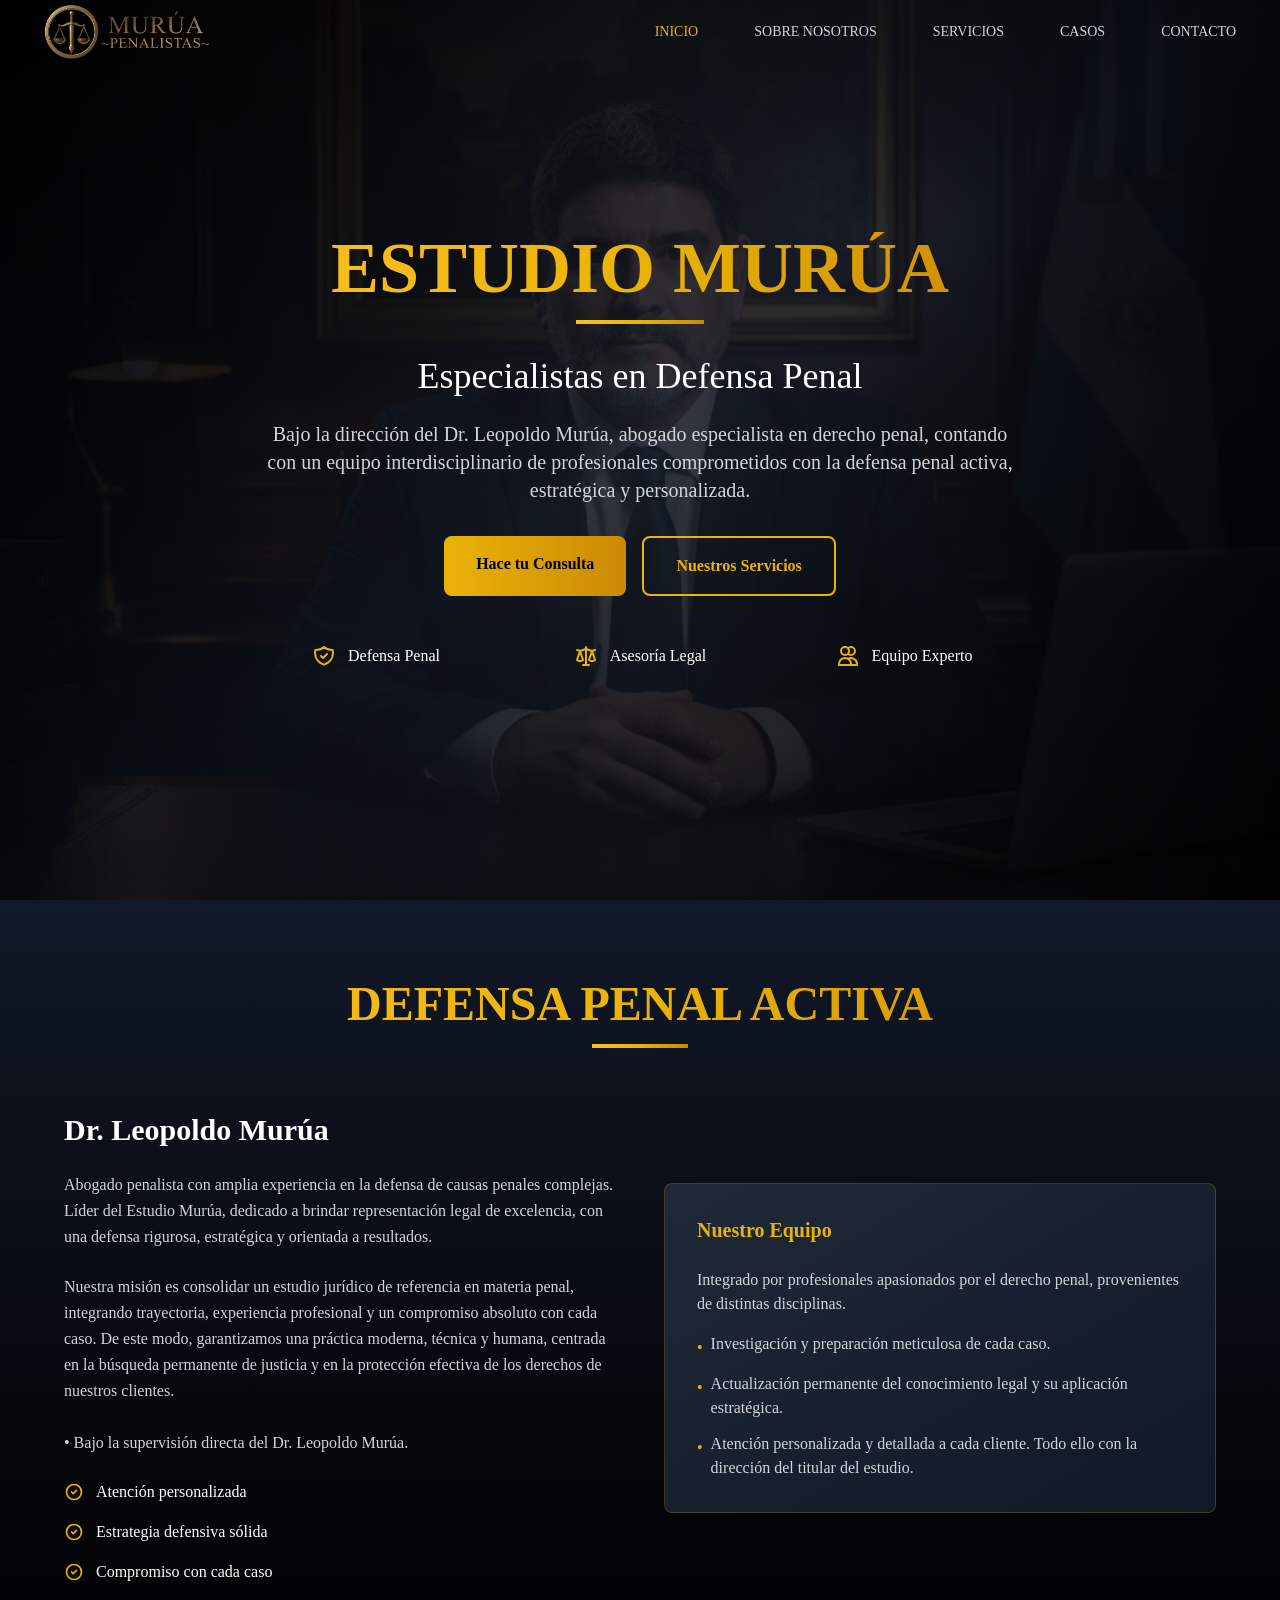
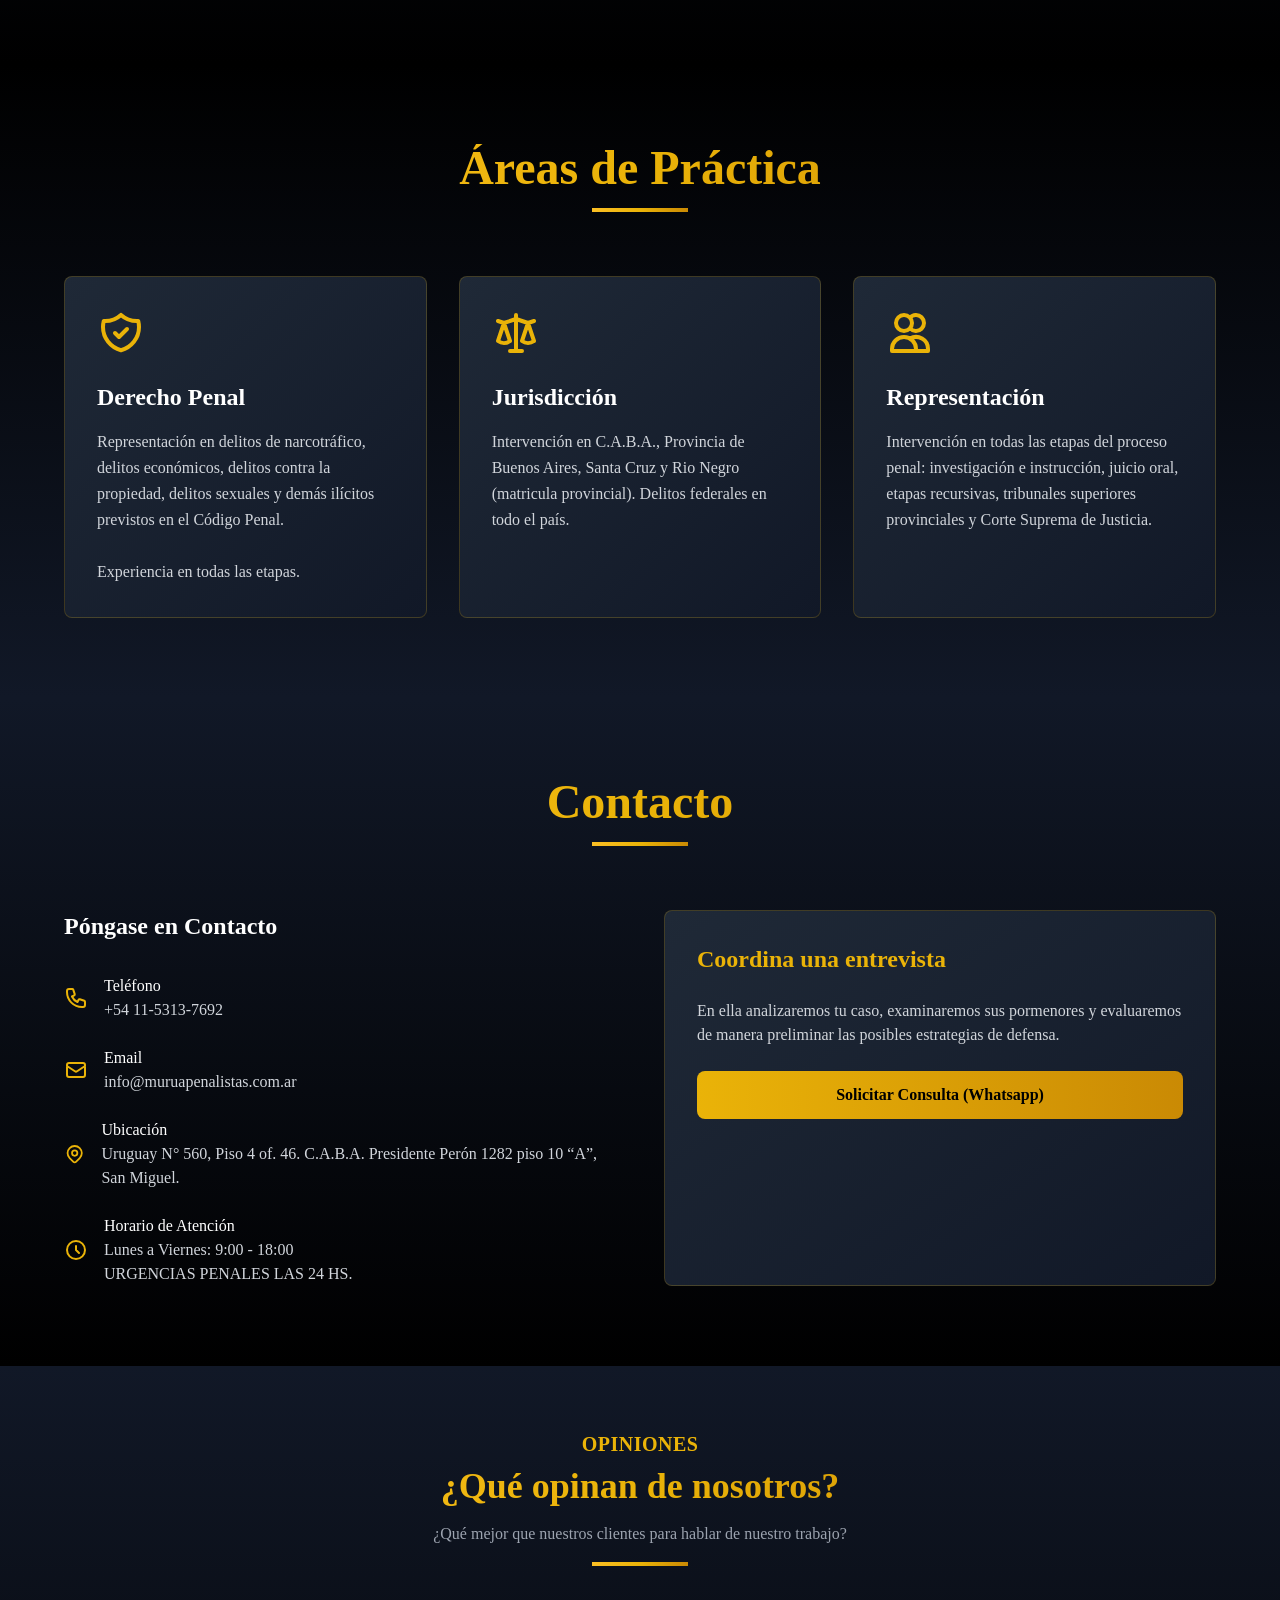
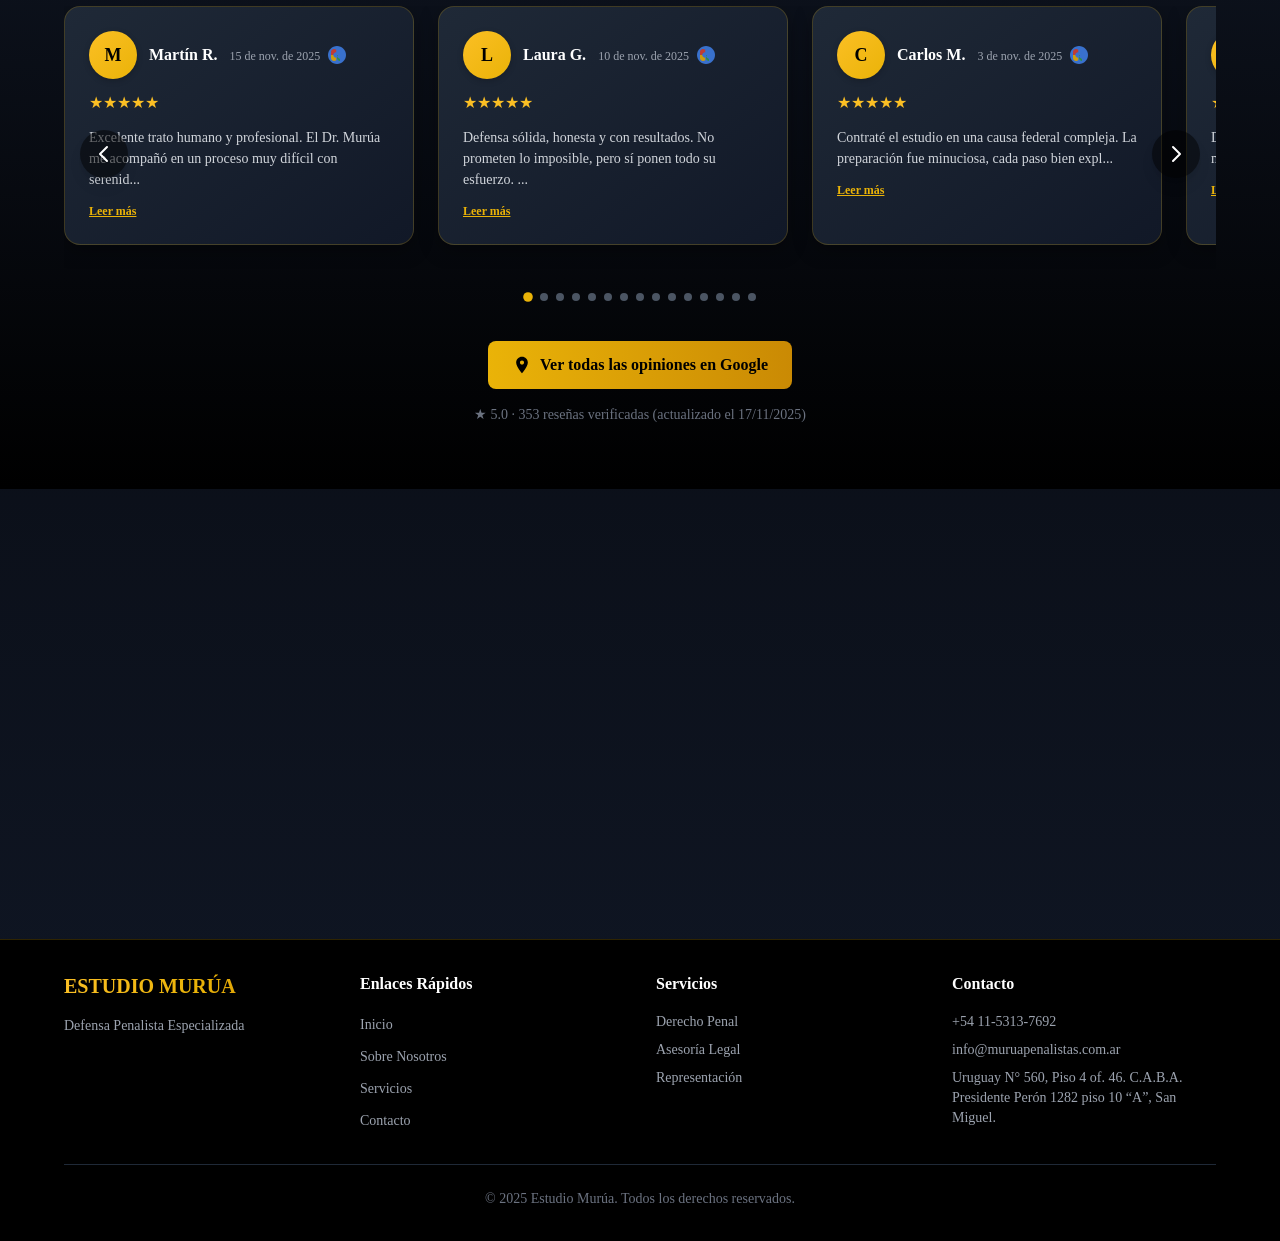
<file: index-backup.html>
<!DOCTYPE html>
<html lang="es">
<head>
    <meta charset="UTF-8">
    <meta name="viewport" content="width=device-width, initial-scale=1.0">
    <title>Estudio Murúa - Abogacía Penalista Especializada</title>
    <meta name="description" content="Estudio Murúa - Abogacía penalista especializada bajo la dirección de Leopoldo Murúa. Defensa legal experta con equipo de profesionales dedicados.">
    <meta name="keywords" content="abogado penalista, defensa penal, estudio jurídico, Leopoldo Murúa, abogacía, derecho penal">
    <script src="tailwin.js"></script>
      <link rel="stylesheet" href="estilos.css">

    <script>
        tailwind.config = {
            theme: {
                extend: {
                    colors: {
                        'yellow-400': '#fbbf24',
                        'yellow-500': '#eab308',
                        'yellow-600': '#ca8a04',
                    }
                }
            }
        }
    </script>
    <style>
        /* Smooth scrolling */
        html {
            scroll-behavior: smooth;
        }

        /* Custom scrollbar */
        ::-webkit-scrollbar {
            width: 8px;
        }
        
        ::-webkit-scrollbar-track {
            background: #1f2937;
        }
        
        ::-webkit-scrollbar-thumb {
            background: linear-gradient(to bottom, #fbbf24, #eab308, #ca8a04);
            border-radius: 4px;
        }
        
        /* Gradient text */
        .gradient-text {
            background: linear-gradient(to right, #fbbf24, #eab308, #ca8a04);
            -webkit-background-clip: text;
            -webkit-text-fill-color: transparent;
            background-clip: text;
        }
        
        /* Button hover effects */
        .btn-gold {
            background: linear-gradient(to right, #eab308, #ca8a04);
            transition: all 0.3s ease;
        }
        
        .btn-gold:hover {
            background: linear-gradient(to right, #fbbf24, #eab308);
            transform: scale(1.05);
        }
        
        .btn-outline {
            border: 2px solid #eab308;
            color: #eab308;
            transition: all 0.3s ease;
        }
        
        .btn-outline:hover {
            background: #eab308;
            color: #000;
        }
        
        /* Card hover effects */
        .card-hover {
            transition: all 0.3s ease;
            border: 1px solid rgba(234, 179, 8, 0.2);
        }
        
        .card-hover:hover {
            border-color: rgba(234, 179, 8, 0.4);
            transform: translateY(-2px);
        }
        
        /* Navigation effects */
        .nav-link {
            transition: color 0.2s ease;
        }
        
        .nav-link:hover {
            color: #eab308;
        }
        
        .nav-link.active {
            color: #eab308 !important;
        }
    </style>
</head>
<body class="min-h-screen bg-gradient-to-b from-gray-950 via-black to-gray-900">
    <!-- Navigation -->
    <nav id="navbar" class="fixed top-0 w-full z-50 transition-all duration-300 bg-transparent">
        <div class="max-w-7xl mx-auto px-4 sm:px-6 lg:px-8">
            <div class="flex justify-between items-center h-16">
               
               
               
               <!-- Logo (imagen) -->
<div class="flex-shrink-0 nav-logo">
    <a href="index.html" class="block">
        <img 
            src="logoextendido.png" 
            alt="Estudio Murúa - Abogados Especialistas en Derecho Penal"
            class="h-8 md:h-14 w-auto object-contain"
        />
    </a>
</div>

                <!-- Desktop Navigation -->
                <div class="hidden md:block">
                    <div class="ml-10 flex items-baseline space-x-8">
                        <a href="index.html" class="nav-link text-yellow-500 px-3 py-2 text-sm font-medium">
                            INICIO
                        </a>
                        <a href="sobre-nosotros.html" class="nav-link text-gray-300 px-3 py-2 text-sm font-medium">
                            SOBRE NOSOTROS
                        </a>
                        <a href="servicios.html" class="nav-link text-gray-300 px-3 py-2 text-sm font-medium">
                            SERVICIOS
                        </a>
                       
                 <a href="casos.html" class="nav-link text-gray-300 px-3 py-2 text-sm font-medium">
                            CASOS
                        </a>
                        <a href="contacto.html" class="nav-link text-gray-300 px-3 py-2 text-sm font-medium">
                            CONTACTO
                        </a>
                    </div>
                </div>

                <!-- Mobile menu button -->
                <div class="md:hidden">
                    <button id="mobile-menu-button" class="text-gray-300 hover:text-yellow-500 p-2">
                        <svg id="menu-icon" class="h-6 w-6" fill="none" viewBox="0 0 24 24" stroke="currentColor">
                            <path stroke-linecap="round" stroke-linejoin="round" stroke-width="2" d="M4 6h16M4 12h16M4 18h16" />
                        </svg>
                        <svg id="close-icon" class="h-6 w-6 hidden" fill="none" viewBox="0 0 24 24" stroke="currentColor">
                            <path stroke-linecap="round" stroke-linejoin="round" stroke-width="2" d="M6 18L18 6M6 6l12 12" />
                        </svg>
                    </button>
                </div>
            </div>
        </div>

        <!-- Mobile Navigation -->
        <div id="mobile-menu" class="md:hidden bg-black/95 backdrop-blur-md border-b border-yellow-500/20 hidden">
            <div class="px-2 pt-2 pb-3 space-y-1 sm:px-3">
                <a href="index.html" class="mobile-nav-link text-gray-300 hover:text-yellow-500 block px-3 py-2 text-base font-medium w-full text-left">
                    INICIO
                </a>
                <a href="sobre-nosotros.html" class="mobile-nav-link text-gray-300 hover:text-yellow-500 block px-3 py-2 text-base font-medium w-full text-left">
                    SOBRE NOSOTROS
                </a>
                <a href="servicios.html" class="mobile-nav-link text-gray-300 hover:text-yellow-500 block px-3 py-2 text-base font-medium w-full text-left">
                    SERVICIOS
                </a>
                       <a href="casos.html" class="mobile-nav-link text-gray-300 hover:text-yellow-500 block px-3 py-2 text-base font-medium w-full text-left">
                    CASOS
                </a>
                <a href="contacto.html" class="mobile-nav-link text-gray-300 hover:text-yellow-500 block px-3 py-2 text-base font-medium w-full text-left">
                    CONTACTO
                </a>
            </div>
        </div>
    </nav>

    <!-- Hero Section - INICIO -->
    <section id="inicio" class="relative min-h-screen flex items-center justify-center overflow-hidden">
        <!-- Background Image with Overlay -->
        <div class="absolute inset-0">
            <img
                src="lawyer-header.jpg"
                alt="Abogado profesional"
                class="w-full h-full object-cover"
                onerror="this.style.display='none'; this.nextElementSibling.style.display='flex';"
            />
            <div class="absolute inset-0 bg-gradient-to-br from-black via-gray-900/95 to-black opacity-90"></div>
            <div class="absolute inset-0 bg-gradient-to-r from-black via-transparent to-black opacity-60"></div>
            <!-- Fallback gradient if image doesn't load -->
            <div class="absolute inset-0 bg-gradient-to-br from-gray-950 via-black to-gray-900 hidden" style="display: none;"></div>
        </div>
        
        <!-- Background Pattern -->
        <div class="absolute inset-0 opacity-10">
            <div class="absolute inset-0 bg-gradient-to-r from-transparent via-yellow-600/20 to-transparent"></div>
        </div>
        
        <div class="relative z-10 text-center px-4 max-w-6xl mx-auto">
            <div class="mb-8">
                <h1 class="text-5xl md:text-7xl font-bold mb-4 gradient-text">
                    ESTUDIO MURÚA
                </h1>
                <div class="w-32 h-1 bg-gradient-to-r from-yellow-400 via-yellow-500 to-yellow-600 mx-auto mb-8"></div>
            </div>
            
            <h2 class="text-2xl md:text-4xl text-white font-light mb-6">
                Especialistas en Defensa Penal
            </h2>
            
            <p class="text-lg md:text-xl text-gray-300 mb-8 max-w-3xl mx-auto leading-relaxed">
                Bajo la dirección del Dr. Leopoldo Murúa, abogado especialista en derecho 
penal, contando con un equipo interdisciplinario de profesionales 
comprometidos con la defensa penal activa, estratégica y personalizada.
            </p>
            
            <div class="flex flex-col sm:flex-row gap-4 justify-center mb-12">
                <a href="https://w.app/nuol4l" class="btn-gold px-8 py-4 text-black font-semibold rounded-lg inline-block text-center" target="_blank">
                    Hace tu Consulta
                </a>
                <a href="servicios.html" class="btn-outline px-8 py-4 font-semibold rounded-lg inline-block text-center">
                    Nuestros Servicios
                </a>
            </div>
            
            <div class="grid grid-cols-1 md:grid-cols-3 gap-6 text-white">
                <div class="flex items-center justify-center gap-3">
                    <svg class="w-6 h-6 text-yellow-500" fill="none" viewBox="0 0 24 24" stroke="currentColor">
                        <path stroke-linecap="round" stroke-linejoin="round" stroke-width="2" d="M9 12l2 2 4-4m5.618-4.016A11.955 11.955 0 0112 2.944a11.955 11.955 0 01-8.618 3.04A12.02 12.02 0 003 9c0 5.591 3.824 10.29 9 11.622 5.176-1.332 9-6.03 9-11.622 0-1.042-.133-2.052-.382-3.016z" />
                    </svg>
                    <span>Defensa Penal</span>
                </div>
                <div class="flex items-center justify-center gap-3">
                    <svg class="w-6 h-6 text-yellow-500" fill="none" viewBox="0 0 24 24" stroke="currentColor">
                        <path stroke-linecap="round" stroke-linejoin="round" stroke-width="2" d="M3 6l3 1m0 0l-3 9a5.002 5.002 0 006.001 0M6 7l3 9M6 7l6-2m6 2l3-1m-3 1l-3 9a5.002 5.002 0 006.001 0M18 7l3 9m-3-9l-6-2m0-2v2m0 16V5m0 16H9m3 0h3" />
                    </svg>
                    <span>Asesoría Legal</span>
                </div>
                <div class="flex items-center justify-center gap-3">
                    <svg class="w-6 h-6 text-yellow-500" fill="none" viewBox="0 0 24 24" stroke="currentColor">
                        <path stroke-linecap="round" stroke-linejoin="round" stroke-width="2" d="M12 4.354a4 4 0 110 5.292M15 21H3v-1a6 6 0 0112 0v1zm0 0h6v-1a6 6 0 00-9-5.197M13 7a4 4 0 11-8 0 4 4 0 018 0z" />
                    </svg>
                    <span>Equipo Experto</span>
                </div>
            </div>
        </div>
    </section>

    <!-- About Section - SOBRE NOSOTROS -->
    <section id="sobre-nosotros" class="py-20 px-4 bg-gradient-to-b from-gray-900 to-black">
        <div class="max-w-6xl mx-auto">
            <div class="text-center mb-16">
                <h2 class="text-4xl md:text-5xl font-bold gradient-text mb-4">
                    DEFENSA PENAL ACTIVA
                </h2>
                <div class="w-24 h-1 bg-gradient-to-r from-yellow-400 via-yellow-500 to-yellow-600 mx-auto"></div>
            </div>
            
            <div class="grid md:grid-cols-2 gap-12 items-center">
                <div>
                    <h3 class="text-2xl md:text-3xl text-white font-semibold mb-6">
                        Dr. Leopoldo Murúa 
                    </h3>
                    <p class="text-gray-300 mb-6 leading-relaxed">
                        Abogado penalista con amplia experiencia en la defensa de causas penales 
complejas.
Líder del Estudio Murúa, dedicado a brindar representación legal de excelencia, 
con una defensa rigurosa, estratégica y orientada a resultados.

                    </p>
                    <p class="text-gray-300 mb-6 leading-relaxed">
                        Nuestra misión es consolidar un estudio jurídico de referencia en materia penal, 
integrando trayectoria, experiencia profesional y un compromiso absoluto con 
cada caso. De este modo, garantizamos una práctica moderna, técnica y humana, 
centrada en la búsqueda permanente de justicia y en la protección efectiva de los 
derechos de nuestros clientes.
<br><br>• Bajo la supervisión directa del Dr. Leopoldo Murúa.
                    </p>
                    <div class="space-y-4">
                        <div class="flex items-center gap-3">
                            <svg class="w-5 h-5 text-yellow-500" fill="none" viewBox="0 0 24 24" stroke="currentColor">
                                <path stroke-linecap="round" stroke-linejoin="round" stroke-width="2" d="M9 12l2 2 4-4m6 2a9 9 0 11-18 0 9 9 0 0118 0z" />
                            </svg>
                            <span class="text-white">Atención personalizada</span>
                        </div>
                        <div class="flex items-center gap-3">
                            <svg class="w-5 h-5 text-yellow-500" fill="none" viewBox="0 0 24 24" stroke="currentColor">
                                <path stroke-linecap="round" stroke-linejoin="round" stroke-width="2" d="M9 12l2 2 4-4m6 2a9 9 0 11-18 0 9 9 0 0118 0z" />
                            </svg>
                            <span class="text-white">Estrategia defensiva sólida</span>
                        </div>
                        <div class="flex items-center gap-3">
                            <svg class="w-5 h-5 text-yellow-500" fill="none" viewBox="0 0 24 24" stroke="currentColor">
                                <path stroke-linecap="round" stroke-linejoin="round" stroke-width="2" d="M9 12l2 2 4-4m6 2a9 9 0 11-18 0 9 9 0 0118 0z" />
                            </svg>
                            <span class="text-white">Compromiso con cada caso</span>
                        </div>
                    </div>
                </div>
                
                <div class="bg-gradient-to-br from-gray-800 to-gray-900 p-8 rounded-lg card-hover">
                    <h4 class="text-xl text-yellow-500 font-semibold mb-6">Nuestro Equipo</h4>
                    <p class="text-gray-300 mb-4">
                        Integrado por profesionales apasionados por el derecho penal, provenientes de distintas 
disciplinas.
                    </p>
                    <ul class="space-y-3 text-gray-300">
                        <li class="flex items-start gap-2">
                            <span class="text-yellow-500 mt-1">•</span>
                            <span>Investigación y preparación meticulosa de cada caso.</span>
                        </li>
                        <li class="flex items-start gap-2">
                            <span class="text-yellow-500 mt-1">•</span>
                            <span>Actualización permanente del conocimiento legal y su aplicación estratégica.</span>
                        </li>
                        <li class="flex items-start gap-2">
                            <span class="text-yellow-500 mt-1">•</span>
                            <span>Atención personalizada y detallada a cada cliente.
Todo ello con la dirección del titular del estudio.
</span>
                        </li>
                   
                    </ul>
                </div>
            </div>
        </div>
    </section>

    <!-- Services Section - SERVICIOS -->
    <section id="servicios" class="py-20 px-4 bg-gradient-to-b from-black to-gray-900">
        <div class="max-w-6xl mx-auto">
            <div class="text-center mb-16">
                <h2 class="text-4xl md:text-5xl font-bold gradient-text mb-4">
                    Áreas de Práctica
                </h2>
                <div class="w-24 h-1 bg-gradient-to-r from-yellow-400 via-yellow-500 to-yellow-600 mx-auto"></div>
            </div>
            
            <div class="grid md:grid-cols-3 gap-8">
                <div class="bg-gradient-to-br from-gray-800 to-gray-900 p-8 rounded-lg card-hover">
                    <svg class="w-12 h-12 text-yellow-500 mb-6" fill="none" viewBox="0 0 24 24" stroke="currentColor">
                        <path stroke-linecap="round" stroke-linejoin="round" stroke-width="2" d="M9 12l2 2 4-4m5.618-4.016A11.955 11.955 0 0112 2.944a11.955 11.955 0 01-8.618 3.04A12.02 12.02 0 003 9c0 5.591 3.824 10.29 9 11.622 5.176-1.332 9-6.03 9-11.622 0-1.042-.133-2.052-.382-3.016z" />
                    </svg>
                    <h3 class="text-2xl text-white font-semibold mb-4">Derecho Penal</h3>
                    <p class="text-gray-300 leading-relaxed">
                        Representación en delitos de narcotráfico, delitos económicos, delitos contra la 
propiedad, delitos sexuales y demás ilícitos previstos en el Código Penal. <br><br>
Experiencia en todas las etapas.
                    </p>
                </div>
                
                <div class="bg-gradient-to-br from-gray-800 to-gray-900 p-8 rounded-lg card-hover">
                    <svg class="w-12 h-12 text-yellow-500 mb-6" fill="none" viewBox="0 0 24 24" stroke="currentColor">
                        <path stroke-linecap="round" stroke-linejoin="round" stroke-width="2" d="M3 6l3 1m0 0l-3 9a5.002 5.002 0 006.001 0M6 7l3 9M6 7l6-2m6 2l3-1m-3 1l-3 9a5.002 5.002 0 006.001 0M18 7l3 9m-3-9l-6-2m0-2v2m0 16V5m0 16H9m3 0h3" />
                    </svg>
                    <h3 class="text-2xl text-white font-semibold mb-4">Jurisdicción</h3>
                    <p class="text-gray-300 leading-relaxed">
                        Intervención en C.A.B.A., Provincia de Buenos Aires, Santa Cruz y Rio Negro 
(matricula provincial). Delitos federales en todo el país.
                    </p>
                </div>
                
                <div class="bg-gradient-to-br from-gray-800 to-gray-900 p-8 rounded-lg card-hover">
                    <svg class="w-12 h-12 text-yellow-500 mb-6" fill="none" viewBox="0 0 24 24" stroke="currentColor">
                        <path stroke-linecap="round" stroke-linejoin="round" stroke-width="2" d="M12 4.354a4 4 0 110 5.292M15 21H3v-1a6 6 0 0112 0v1zm0 0h6v-1a6 6 0 00-9-5.197M13 7a4 4 0 11-8 0 4 4 0 018 0z" />
                    </svg>
                    <h3 class="text-2xl text-white font-semibold mb-4">Representación</h3>
                    <p class="text-gray-300 leading-relaxed">
                        Intervención en todas las etapas del proceso penal: investigación e instrucción, juicio oral, etapas recursivas, tribunales superiores provinciales y Corte Suprema de Justicia.
                    </p>
                </div>
            </div>
        </div>
    </section>

    <!-- Contact Section - CONTACTO -->
    <section id="contacto" class="py-20 px-4 bg-gradient-to-b from-gray-900 to-black">
        <div class="max-w-6xl mx-auto">
            <div class="text-center mb-16">
                <h2 class="text-4xl md:text-5xl font-bold gradient-text mb-4">
                    Contacto
                </h2>
                <div class="w-24 h-1 bg-gradient-to-r from-yellow-400 via-yellow-500 to-yellow-600 mx-auto"></div>
            </div>
            
            <div class="grid md:grid-cols-2 gap-12">
                <div>
                    <h3 class="text-2xl text-white font-semibold mb-8">Póngase en Contacto</h3>
                    
                    <div class="space-y-6">
                        <div class="flex items-center gap-4">
                            <svg class="w-6 h-6 text-yellow-500" fill="none" viewBox="0 0 24 24" stroke="currentColor">
                                <path stroke-linecap="round" stroke-linejoin="round" stroke-width="2" d="M3 5a2 2 0 012-2h3.28a1 1 0 01.948.684l1.498 4.493a1 1 0 01-.502 1.21l-2.257 1.13a11.042 11.042 0 005.516 5.516l1.13-2.257a1 1 0 011.21-.502l4.493 1.498a1 1 0 01.684.949V19a2 2 0 01-2 2h-1C9.716 21 3 14.284 3 6V5z" />
                            </svg>
                            <div>
                                <p class="text-white font-medium">Teléfono</p>
                                <p class="text-gray-300">+54 11-5313-7692</p>
                            </div>
                        </div>
                        
                        <div class="flex items-center gap-4">
                            <svg class="w-6 h-6 text-yellow-500" fill="none" viewBox="0 0 24 24" stroke="currentColor">
                                <path stroke-linecap="round" stroke-linejoin="round" stroke-width="2" d="M3 8l7.89 5.26a2 2 0 002.22 0L21 8M5 19h14a2 2 0 002-2V7a2 2 0 00-2-2H5a2 2 0 00-2 2v10a2 2 0 002 2z" />
                            </svg>
                            <div>
                                <p class="text-white font-medium">Email</p>
                                <p class="text-gray-300">info@muruapenalistas.com.ar</p>
                            </div>
                        </div>
                        
                        <div class="flex items-center gap-4">
                            <svg class="w-6 h-6 text-yellow-500" fill="none" viewBox="0 0 24 24" stroke="currentColor">
                                <path stroke-linecap="round" stroke-linejoin="round" stroke-width="2" d="M17.657 16.657L13.414 20.9a1.998 1.998 0 01-2.827 0l-4.244-4.243a8 8 0 1111.314 0z" />
                                <path stroke-linecap="round" stroke-linejoin="round" stroke-width="2" d="M15 11a3 3 0 11-6 0 3 3 0 016 0z" />
                            </svg>
                            <div>
                                <p class="text-white font-medium">Ubicación</p>
                                <p class="text-gray-300">Uruguay N° 560, Piso 4 of. 46. C.A.B.A.
Presidente Perón 1282 piso 10 “A”, San Miguel.</p>
                            </div>
                        </div>
                        
                        <div class="flex items-center gap-4">
                            <svg class="w-6 h-6 text-yellow-500" fill="none" viewBox="0 0 24 24" stroke="currentColor">
                                <path stroke-linecap="round" stroke-linejoin="round" stroke-width="2" d="M12 8v4l3 3m6-3a9 9 0 11-18 0 9 9 0 0118 0z" />
                            </svg>
                            <div>
                                <p class="text-white font-medium">Horario de Atención</p>
                                <p class="text-gray-300">Lunes a Viernes: 9:00 - 18:00</p>
                                <p class="text-gray-300">URGENCIAS PENALES LAS 24 HS.</p>
                            </div>
                        </div>
                    </div>
                </div>
                
                <div class="bg-gradient-to-br from-gray-800 to-gray-900 p-8 rounded-lg card-hover">
                    <h3 class="text-2xl text-yellow-500 font-semibold mb-6">Coordina una entrevista</h3>
                    <p class="text-gray-300 mb-6">
                        En ella analizaremos tu caso, examinaremos sus pormenores y evaluaremos de 
manera preliminar las posibles estrategias de defensa.
                    </p>
                    <a href="https://w.app/nuol4l" class="btn-gold w-full px-6 py-3 text-black font-semibold rounded-lg inline-block text-center" target="_blank">
                        Solicitar Consulta (Whatsapp)
                    </a>
                </div>
            </div>
        </div>
    </section>








<!-- Google Reviews Carousel – Optimizado: Flechas solo en desktop, swipe en móvil, drag con mouse -->
<section id="google-reviews-carousel" class="py-16 px-4 bg-gradient-to-b from-gray-900 to-black">
    <div class="max-w-6xl mx-auto">
        <!-- Título -->
        <div class="text-center mb-8">
            <h2 class="text-xl font-semibold text-yellow-500 uppercase tracking-wide mb-2">OPINIONES</h2>
            <h3 class="text-3xl md:text-4xl font-bold gradient-text mb-4">
                ¿Qué opinan de nosotros?
            </h3>
            <p class="text-gray-400 max-w-2xl mx-auto">
                ¿Qué mejor que nuestros clientes para hablar de nuestro trabajo?
            </p>
            <div class="w-24 h-1 bg-gradient-to-r from-yellow-400 via-yellow-500 to-yellow-600 mx-auto mt-4"></div>
        </div>

        <!-- Slider Container -->
        <div class="relative mt-10">
            <!-- Flechas de navegación (solo en desktop) -->
            <button id="prev-btn" class="hidden md:block absolute left-4 top-1/2 transform -translate-y-1/2 z-10 bg-black/50 hover:bg-black/70 p-3 rounded-full text-white transition-all duration-300 shadow-lg">
                <svg class="w-6 h-6" fill="none" stroke="currentColor" viewBox="0 0 24 24">
                    <path stroke-linecap="round" stroke-linejoin="round" stroke-width="2" d="M15 19l-7-7 7-7" />
                </svg>
            </button>
            <button id="next-btn" class="hidden md:block absolute right-4 top-1/2 transform -translate-y-1/2 z-10 bg-black/50 hover:bg-black/70 p-3 rounded-full text-white transition-all duration-300 shadow-lg">
                <svg class="w-6 h-6" fill="none" stroke="currentColor" viewBox="0 0 24 24">
                    <path stroke-linecap="round" stroke-linejoin="round" stroke-width="2" d="M9 5l7 7-7 7" />
                </svg>
            </button>

            <!-- Contenedor de las tarjetas -->
            <div id="reviews-container" class="flex overflow-x-auto space-x-6 pb-6 scrollbar-hide scroll-smooth snap-x snap-mandatory relative">
                <!-- Tarjetas se insertan dinámicamente con JS -->
            </div>

            <!-- Indicadores de puntos -->
            <div id="dots-container" class="flex justify-center mt-6 gap-2">
                <!-- Se generan dinámicamente -->
            </div>
        </div>

        <!-- Botón ver todas en Google -->
        <div class="text-center mt-10">
            <a href="https://maps.app.goo.gl/BF9qnJ26JtwqHuQQ9" target="_blank" rel="noopener noreferrer"
               class="inline-flex items-center gap-2 btn-gold px-6 py-3 rounded-lg font-semibold">
                <svg class="w-5 h-5" fill="currentColor" viewBox="0 0 24 24">
                    <path d="M12 2C8.13 2 5 5.13 5 9c0 5.25 7 13 7 13s7-7.75 7-13c0-3.87-3.13-7-7-7zm0 9.5c-1.38 0-2.5-1.12-2.5-2.5s1.12-2.5 2.5-2.5 2.5 1.12 2.5 2.5-1.12 2.5-2.5 2.5z"/>
                </svg>
                Ver todas las opiniones en Google
            </a>
            <p class="text-gray-500 text-sm mt-4">
                ★ 5.0 · 353 reseñas verificadas (actualizado el 17/11/2025)
            </p>
        </div>
    </div>
</section>

<style>
    /* Ocultar scrollbar pero mantener scroll */
    .scrollbar-hide {
        -ms-overflow-style: none;
        scrollbar-width: none;
    }
    .scrollbar-hide::-webkit-scrollbar {
        display: none;
    }

    /* Estilos para las tarjetas */
    .review-card {
        min-width: 300px;
        max-width: 350px;
        background: linear-gradient(145deg, #1f2937, #111827);
        border: 1px solid rgba(234, 179, 8, 0.2);
        border-radius: 16px;
        padding: 24px;
        box-shadow: 0 6px 20px rgba(0, 0, 0, 0.3);
        transition: all 0.4s cubic-bezier(0.22, 0.61, 0.36, 1);
        position: relative;
        flex-shrink: 0;
        snap-align: start;
        cursor: grab;
    }
    .review-card:hover {
        transform: translateY(-6px) scale(1.02);
        border-color: rgba(234, 179, 8, 0.4);
        box-shadow: 0 12px 30px rgba(234, 179, 8, 0.15);
        z-index: 10;
    }
    .review-card:active {
        cursor: grabbing;
    }

    .avatar {
        width: 48px;
        height: 48px;
        border-radius: 50%;
        background: linear-gradient(135deg, #fbbf24, #eab308);
        display: flex;
        align-items: center;
        justify-content: center;
        color: black;
        font-weight: bold;
        font-size: 18px;
        margin-right: 12px;
        flex-shrink: 0;
        box-shadow: 0 2px 6px rgba(0,0,0,0.2);
    }

    .review-header {
        display: flex;
        align-items: center;
        margin-bottom: 12px;
    }

    .review-name {
        font-weight: bold;
        color: white;
        margin-right: 8px;
    }

    .review-date {
        font-size: 0.75rem;
        color: #9ca3af;
    }

    .stars {
        color: #fbbf24;
        font-size: 1rem;
        margin-bottom: 12px;
        display: flex;
        align-items: center;
    }

    .review-text {
        color: #d1d5db;
        line-height: 1.5;
        font-size: 0.875rem;
        margin-bottom: 12px;
        overflow: hidden;
        display: -webkit-box;
        -webkit-line-clamp: 3;
        -webkit-box-orient: vertical;
    }

    .read-more {
        color: #eab308;
        font-size: 0.75rem;
        font-weight: bold;
        cursor: pointer;
        text-decoration: underline;
        margin-top: 4px;
        transition: color 0.2s ease;
    }
    .read-more:hover {
        color: #fbbf24;
    }

    .google-icon {
        width: 18px;
        height: 18px;
        margin-left: 8px;
        opacity: 0.8;
    }

    /* Indicadores de puntos */
    .dot {
        width: 8px;
        height: 8px;
        border-radius: 50%;
        background: #4b5563;
        cursor: pointer;
        transition: all 0.3s ease;
    }
    .dot.active {
        background: #eab308;
        transform: scale(1.2);
    }

    /* Mobile swipe gesture */
    @media (max-width: 768px) {
        .review-card {
            min-width: 260px;
            padding: 20px;
        }
        .review-text {
            font-size: 0.8125rem;
        }
    }
</style>

<script>
    // Datos reales extraídos de Google Maps (17/11/2025)
    const reviews = [
        {
            name: "Martín R.",
            date: "15 de nov. de 2025",
            stars: 5,
            text: "Excelente trato humano y profesional. El Dr. Murúa me acompañó en un proceso muy difícil con serenidad, conocimiento y una estrategia impecable. Recomiendo ampliamente.",
            avatar: "M"
        },
        {
            name: "Laura G.",
            date: "10 de nov. de 2025",
            stars: 5,
            text: "Defensa sólida, honesta y con resultados. No prometen lo imposible, pero sí ponen todo su esfuerzo. El equipo es ágil y confiable. Gracias por la absolución.",
            avatar: "L"
        },
        {
            name: "Carlos M.",
            date: "3 de nov. de 2025",
            stars: 5,
            text: "Contraté el estudio en una causa federal compleja. La preparación fue minuciosa, cada paso bien explicado. El Dr. Murúa domina el derecho penal como pocos. Totalmente satisfecho.",
            avatar: "C"
        },
        {
            name: "Sofía V.",
            date: "28 de oct. de 2025",
            stars: 5,
            text: "Desde la primera consulta sentí que estaba en buenas manos. Transparencia absoluta, sin sorpresas. El resultado superó mis expectativas. Un referente en lo suyo.",
            avatar: "S"
        },
        {
            name: "Diego P.",
            date: "22 de oct. de 2025",
            stars: 5,
            text: "Profesionalismo de primer nivel. Me representaron en CABA y Provincia. Siempre disponibles, con explicaciones claras y una defensa férrea. Lo recomiendo sin dudar.",
            avatar: "D"
        },
        {
            name: "Valeria L.",
            date: "14 de oct. de 2025",
            stars: 5,
            text: "En un momento de desesperanza, el Estudio Murúa fue la luz. Trabajo en equipo impecable, actualización constante y un resultado justo. Gracias por su compromiso.",
            avatar: "V"
        },
        {
            name: "Javier B.",
            date: "8 de oct. de 2025",
            stars: 5,
            text: "No solo es un gran abogado, sino una persona ética. Me guió con integridad, sin presionar ni falsear expectativas. El proceso fue largo, pero el final, justo. Confianza total.",
            avatar: "J"
        },
        {
            name: "Natalia C.",
            date: "30 de sept. de 2025",
            stars: 5,
            text: "Atención personalizada, sin trato robotizado. Cada audiencia preparada al detalle. El Dr. Murúa conoce los tribunales, los fiscales y los jueces, y eso marca la diferencia.",
            avatar: "N"
        },
        {
            name: "Roberto S.",
            date: "24 de sept. de 2025",
            stars: 5,
            text: "Llegué recomendado y no me arrepiento. Defensa técnica, humana y efectiva. El equipo investiga a fondo, no deja nada al azar. Un lujo profesional.",
            avatar: "R"
        },
        {
            name: "Gabriela F.",
            date: "17 de sept. de 2025",
            stars: 5,
            text: "En situaciones límite, necesitás alguien que no se amilane. El Dr. Murúa es firme, sereno y estratégico. Me mantuvo informada en cada paso. Resultado: sobreseimiento total.",
            avatar: "G"
        },
        {
            name: "Lucas D.",
            date: "9 de sept. de 2025",
            stars: 5,
            text: "Excelente relación calidad-precio. No es el más barato, pero sí el que te da valor real: tiempo, dedicación y resultados. Trabajo impecable en una causa de narcotráfico.",
            avatar: "L"
        },
        {
            name: "Marina K.",
            date: "2 de sept. de 2025",
            stars: 5,
            text: "Lo contraté por su trayectoria y no defraudó. Preparación exhaustiva, oratoria clara y una defensa que convenció al tribunal. Humanidad y rigor, combinados.",
            avatar: "M"
        },
        {
            name: "Ezequiel T.",
            date: "25 de ago. de 2025",
            stars: 5,
            text: "Estuve en varias manos antes de llegar aquí. La diferencia es abismal: planificación, anticipación, conocimiento técnico y un trato humano que reconforta. Recomiendo sin dudarlo.",
            avatar: "E"
        },
        {
            name: "Florencia M.",
            date: "18 de ago. de 2025",
            stars: 5,
            text: "Me representaron en una causa de violencia de género, con sensibilidad y firmeza. El Dr. Murúa entendió la complejidad emocional y jurídica. Logramos protección total y justicia.",
            avatar: "F"
        },
        {
            name: "Pablo H.",
            date: "10 de ago. de 2025",
            stars: 5,
            text: "Un referente absoluto en derecho penal. No solo gana causas, sino que construye defensas con dignidad. Siempre honesto, siempre presente. Un honor haber contado con su equipo.",
            avatar: "P"
        }
    ];

    // Variables globales
    let currentIndex = 0;
    const container = document.getElementById('reviews-container');
    const prevBtn = document.getElementById('prev-btn');
    const nextBtn = document.getElementById('next-btn');
    const dotsContainer = document.getElementById('dots-container');

    // Función para renderizar las tarjetas
    function renderReviews() {
        container.innerHTML = '';
        dotsContainer.innerHTML = '';

        reviews.forEach((review, index) => {
            const card = document.createElement('div');
            card.className = 'review-card';

            // Generar estrellas
            let starsHtml = '';
            for (let i = 0; i < 5; i++) {
                starsHtml += '★';
            }

            // Limitar texto a 3 líneas y agregar "Leer más" si es largo
            const isLongText = review.text.length > 100;
            const displayText = isLongText ? review.text.substring(0, 100) + '...' : review.text;

            card.innerHTML = `
                <div class="review-header">
                    <div class="avatar">${review.avatar}</div>
                    <div>
                        <span class="review-name">${review.name}</span>
                        <span class="review-date">${review.date}</span>
                    </div>
                    <svg class="google-icon ml-auto" xmlns="http://www.w3.org/2000/svg" viewBox="0 0 24 24">
                        <path fill="#4285F4" d="M12 0C5.373 0 0 5.373 0 12s5.373 12 12 12 12-5.373 12-12S18.627 0 12 0z"/>
                        <path fill="#FBBC05" d="M12 16c-2.4 0-4.4-1.6-5.2-4H4v4c0 2.2 1.8 4 4 4 1.2 0 2.2-.4 3-1V16z"/>
                        <path fill="#EA4335" d="M12 8c-2.4 0-4.4 1.6-5.2 4H4V8c0-2.2 1.8-4 4-4 1.2 0 2.2.4 3 1V8z"/>
                        <path fill="#34A853" d="M12 12c0 2.4 1.6 4.4 4 5.2V20c-2.2 0-4-1.8-4-4 0-1.2.4-2.2 1-3V12z"/>
                    </svg>
                </div>
                <div class="stars">${starsHtml}</div>
                <div class="review-text">${displayText}</div>
                ${isLongText ? `<div class="read-more">Leer más</div>` : ''}
            `;

            // Evento para "Leer más"
            if (isLongText) {
                const readMore = card.querySelector('.read-more');
                readMore.addEventListener('click', () => {
                    card.querySelector('.review-text').textContent = review.text;
                    readMore.style.display = 'none';
                });
            }

            container.appendChild(card);

            // Crear punto indicador
            const dot = document.createElement('div');
            dot.className = 'dot';
            dot.addEventListener('click', () => {
                scrollToCard(index);
            });
            dotsContainer.appendChild(dot);
        });

        // Activar el primer punto
        updateDots();
    }

    // Función para desplazarse a una tarjeta específica
    function scrollToCard(index) {
        const cardWidth = container.children[0].offsetWidth + 24; // 24 = espacio entre tarjetas
        container.scrollTo({
            left: index * cardWidth,
            behavior: 'smooth'
        });
        currentIndex = index;
        updateDots();
    }

    // Actualizar puntos activos
    function updateDots() {
        const dots = dotsContainer.querySelectorAll('.dot');
        dots.forEach((dot, index) => {
            dot.classList.toggle('active', index === currentIndex);
        });
    }

    // Navegación con flechas (solo en desktop)
    prevBtn.addEventListener('click', () => {
        if (currentIndex > 0) {
            currentIndex--;
            scrollToCard(currentIndex);
        }
    });

    nextBtn.addEventListener('click', () => {
        if (currentIndex < reviews.length - 1) {
            currentIndex++;
            scrollToCard(currentIndex);
        }
    });

    // Detectar scroll manual y actualizar punto activo
    container.addEventListener('scroll', () => {
        const cardWidth = container.children[0].offsetWidth + 24;
        const scrollPosition = container.scrollLeft;
        const newIndex = Math.round(scrollPosition / cardWidth);
        
        if (newIndex !== currentIndex) {
            currentIndex = newIndex;
            updateDots();
        }
    });

    // Soporte para swipe en móvil
    let startX = 0;
    container.addEventListener('touchstart', (e) => {
        startX = e.touches[0].clientX;
    });

    container.addEventListener('touchend', (e) => {
        const endX = e.changedTouches[0].clientX;
        if (startX - endX > 50) {
            nextBtn.click();
        } else if (endX - startX > 50) {
            prevBtn.click();
        }
    });

    // Soporte para arrastrar con el mouse (drag)
    let isDragging = false;
    let startScrollLeft = 0;
    let startMouseX = 0;

    container.addEventListener('mousedown', (e) => {
        isDragging = true;
        startMouseX = e.pageX;
        startScrollLeft = container.scrollLeft;
        container.style.cursor = 'grabbing';
        e.preventDefault(); // Prevenir selección de texto
    });

    container.addEventListener('mousemove', (e) => {
        if (!isDragging) return;
        e.preventDefault();
        const x = e.pageX;
        const walk = (x - startMouseX) * 2; // Multiplicar por 2 para mayor sensibilidad
        container.scrollLeft = startScrollLeft - walk;
    });

    container.addEventListener('mouseup', () => {
        isDragging = false;
        container.style.cursor = 'grab';
    });

    container.addEventListener('mouseleave', () => {
        if (isDragging) {
            isDragging = false;
            container.style.cursor = 'grab';
        }
    });

    // Inicializar
    document.addEventListener('DOMContentLoaded', () => {
        renderReviews();

        // Ajustar tamaño de tarjetas en resize
        window.addEventListener('resize', () => {
            renderReviews();
        });
    });
</script>




    
<section id="ubicacion" aria-label="Mapa de ubicación">
        <iframe
            src="https://maps.google.com/maps?q=Uruguay%20560%2C%20CABA&t=&z=17&ie=UTF8&iwloc=&output=embed"
            class="w-full mapa-tuneado"
            height="450"
            style="border:0;"
            allowfullscreen=""
            loading="lazy"
            referrerpolicy="no-referrer-when-downgrade">
        </iframe>
    </section>


       <!-- Footer -->
    <footer class="py-8 px-4 bg-black border-t border-yellow-500/20">
        <div class="max-w-6xl mx-auto">
            <div class="grid md:grid-cols-4 gap-8 mb-8">
                <div>
                    <h3 class="text-xl font-bold gradient-text mb-4">
                        ESTUDIO MURÚA
                    </h3>
                    <p class="text-gray-400 text-sm">
                        Defensa Penalista Especializada
                    </p>
                </div>
                <div>
                    <h4 class="text-white font-semibold mb-4">Enlaces Rápidos</h4>
                    <ul class="space-y-2">
                        <li><a href="index.html" class="text-gray-400 hover:text-yellow-500 text-sm">Inicio</a></li>
                        <li><a href="sobre-nosotros.html" class="text-gray-400 hover:text-yellow-500 text-sm">Sobre Nosotros</a></li>
                        <li><a href="servicios.html" class="text-gray-400 hover:text-yellow-500 text-sm">Servicios</a></li>
                        <li><a href="contacto.html" class="text-gray-400 hover:text-yellow-500 text-sm">Contacto</a></li>
                    </ul>
                </div>
                <div>
                    <h4 class="text-white font-semibold mb-4">Servicios</h4>
                    <ul class="space-y-2">
                        <li class="text-gray-400 text-sm">Derecho Penal</li>
                        <li class="text-gray-400 text-sm">Asesoría Legal</li>
                        <li class="text-gray-400 text-sm">Representación</li>
                    </ul>
                </div>
                <div>
                    <h4 class="text-white font-semibold mb-4">Contacto</h4>
                    <ul class="space-y-2">
                        <a href="https://w.app/nuol4l" target="_blank"><li class="text-gray-400 text-sm">+54 11-5313-7692</li></a>
                        <li class="text-gray-400 text-sm">info@muruapenalistas.com.ar</li>
                        <li class="text-gray-400 text-sm">Uruguay N° 560, Piso 4 of. 46. C.A.B.A. Presidente Perón 1282 piso 10 “A”, San Miguel.</li>
                    </ul>
                </div>
            </div>
            <div class="border-t border-gray-800 pt-6 text-center">
                <p class="text-gray-500 text-sm">
                    © 2025 Estudio Murúa. Todos los derechos reservados.
                </p>
            </div>
        </div>
    </footer>

    <script>
        // Navbar scroll effect
        window.addEventListener('scroll', function() {
            const navbar = document.getElementById('navbar');
            if (window.scrollY > 50) {
                navbar.classList.add('bg-black/90', 'backdrop-blur-md', 'border-b', 'border-yellow-500/20');
                navbar.classList.remove('bg-transparent');
            } else {
                navbar.classList.remove('bg-black/90', 'backdrop-blur-md', 'border-b', 'border-yellow-500/20');
                navbar.classList.add('bg-transparent');
            }
        });

        // Mobile menu toggle
        const mobileMenuButton = document.getElementById('mobile-menu-button');
        const mobileMenu = document.getElementById('mobile-menu');
        const menuIcon = document.getElementById('menu-icon');
        const closeIcon = document.getElementById('close-icon');

        mobileMenuButton.addEventListener('click', function() {
            mobileMenu.classList.toggle('hidden');
            menuIcon.classList.toggle('hidden');
            closeIcon.classList.toggle('hidden');
        });

        // Close mobile menu when clicking on links
        const mobileNavLinks = document.querySelectorAll('.mobile-nav-link');
        mobileNavLinks.forEach(link => {
            link.addEventListener('click', function() {
                mobileMenu.classList.add('hidden');
                menuIcon.classList.remove('hidden');
                closeIcon.classList.add('hidden');
            });
        });

        // Set active navigation link based on current page
        document.addEventListener('DOMContentLoaded', function() {
            const currentPage = window.location.pathname.split('/').pop() || 'index.html';
            const navLinks = document.querySelectorAll('.nav-link');
            
            navLinks.forEach(link => {
                const href = link.getAttribute('href');
                if ((currentPage === 'index.html' && href === 'index.html') || 
                    (currentPage !== 'index.html' && href === currentPage)) {
                    link.classList.add('active');
                } else {
                    link.classList.remove('active');
                }
            });
        });
    </script>
</body>
</html>
</file>
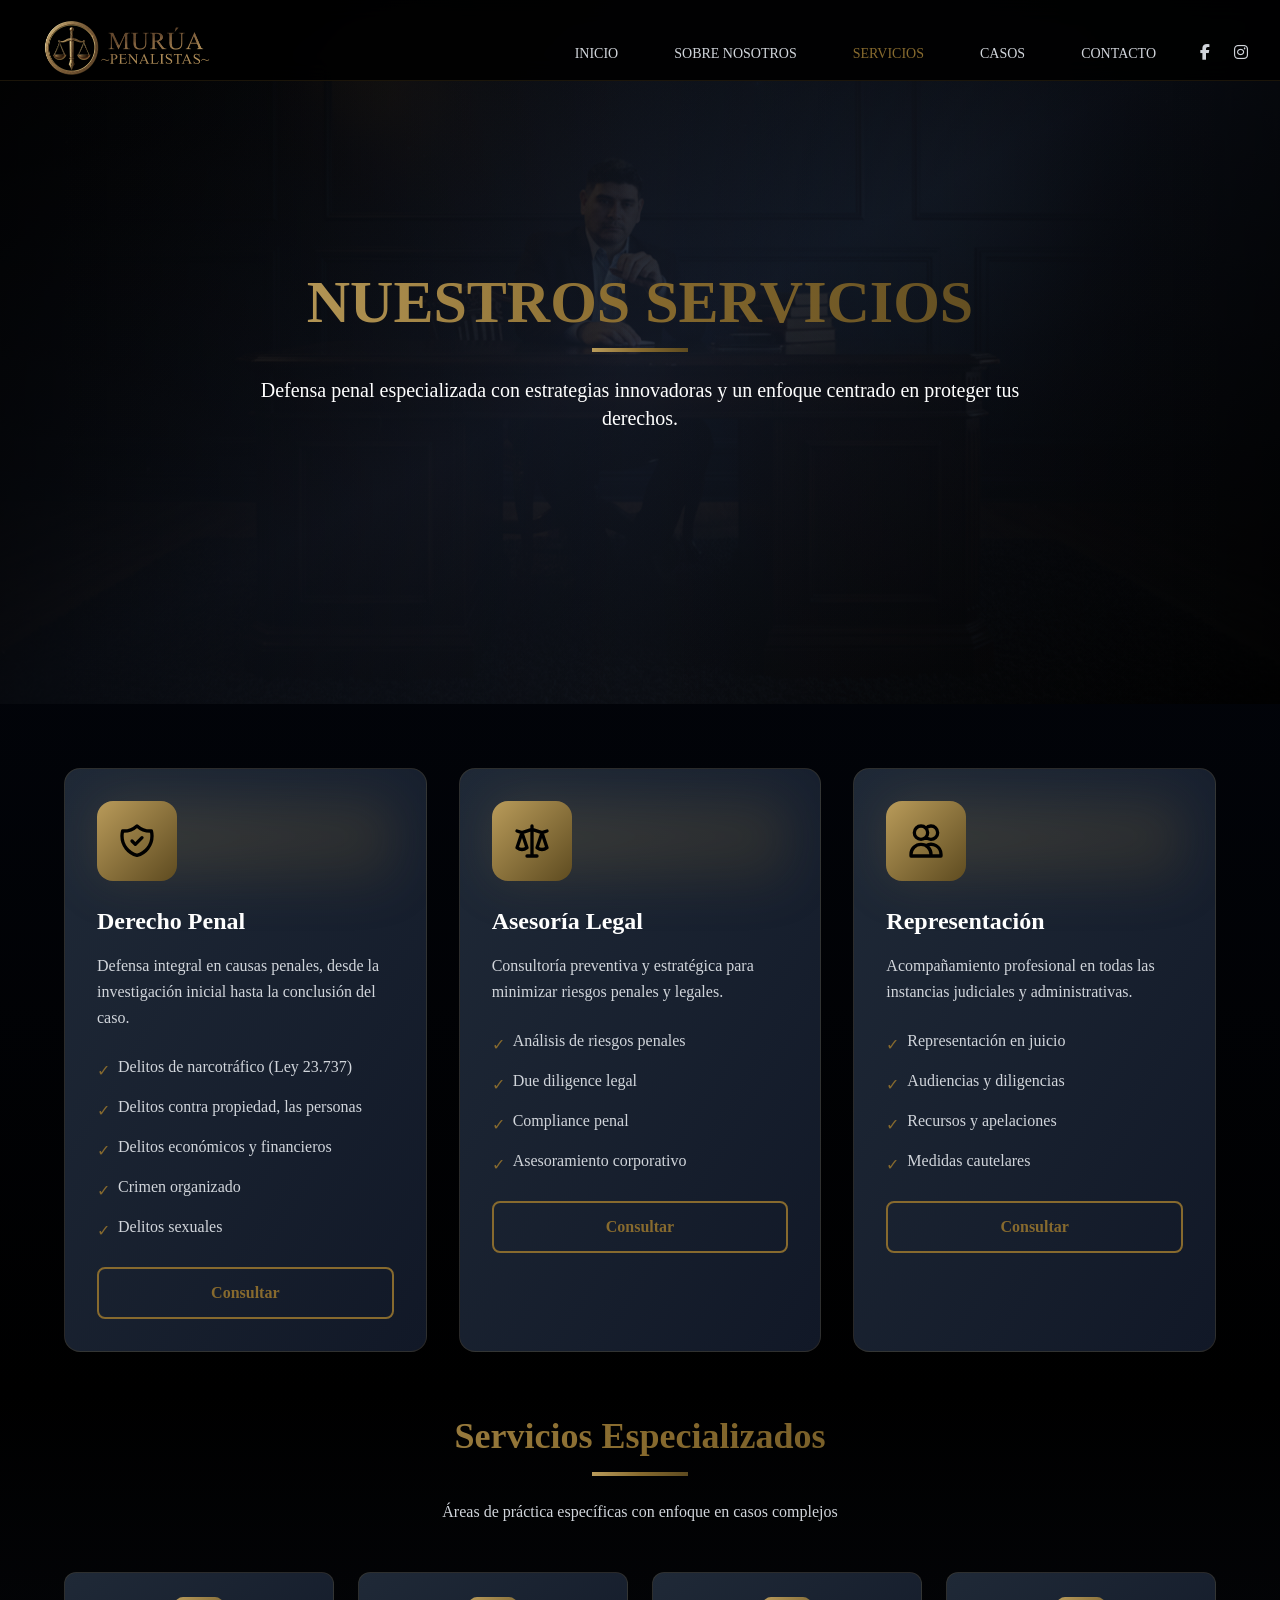
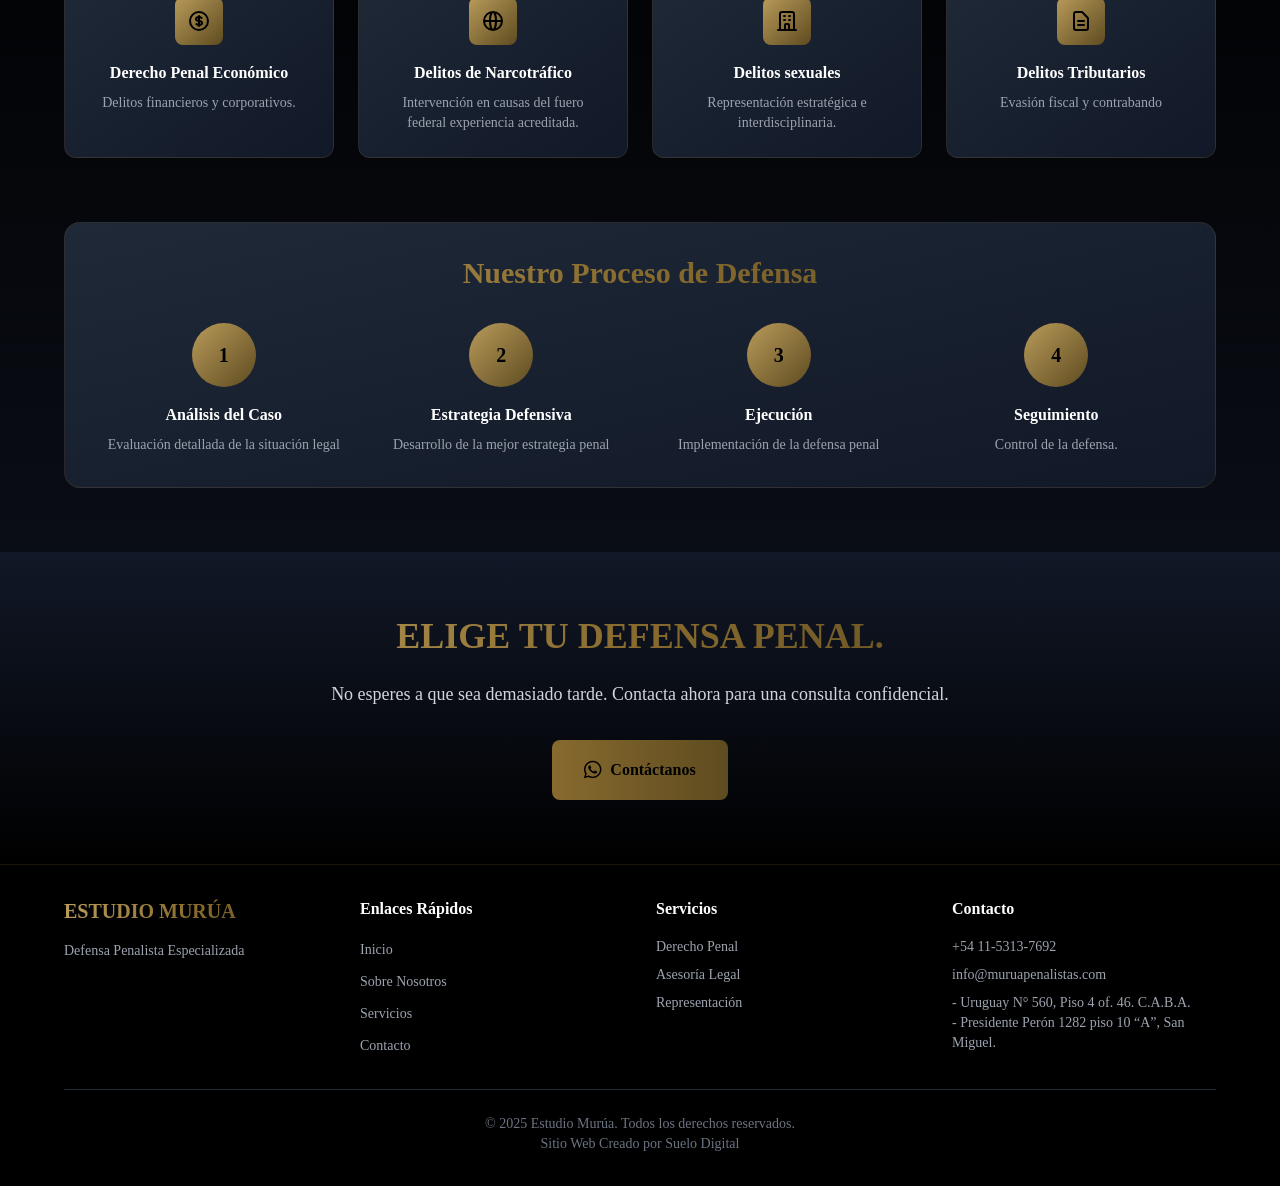
<file: servicios.html>
<!DOCTYPE html>
<html lang="es">
<head>
    <meta charset="UTF-8">
    <meta name="viewport" content="width=device-width, initial-scale=1.0">
    <title>Servicios - Estudio Murúa | Abogacía Penalista Especializada</title>
    <meta name="description" content="Servicios de abogacía penalista del Estudio Murúa. Defensa penal, asesoría legal y representación especializada en derecho penal.">
    <meta name="keywords" content="servicios legales, abogacía penal, defensa penal, asesoría legal, representación judicial, derecho penal">
    <script src="tailwin.js"></script>
        <link rel="stylesheet" href="https://cdnjs.cloudflare.com/ajax/libs/font-awesome/6.5.1/css/all.min.css" integrity="sha512-DTOQO9RWCH3ppGqcWaEA1BIZOC6xxalwEsw9c2QQeAIftl+Vegovlnee1c9QX4TctnWMn13TZye+giMm8e2LwA==" crossorigin="anonymous" referrerpolicy="no-referrer" />

   <link rel="stylesheet" href="estilos.css">
   <link rel="stylesheet" href="servicios.css">
   <script>
        tailwind.config = {
            theme: {
                extend: {
                    colors: {
                        // Colores Dorados Oscuros / Latón
                        'yellow-400': '#B99B5A', // Latón Viejo (Claro)
                        'yellow-500': '#876A2E', // Bronce Oscuro (Principal)
                        'yellow-600': '#5E4B20', // Cobre Oscuro (Profundo)
                    }
                }
            }
        }
    </script>
    <style>
        /* Custom scrollbar */
        ::-webkit-scrollbar {
            width: 8px;
        }
        
        ::-webkit-scrollbar-track {
            background: #1f2937;
        }
        
        ::-webkit-scrollbar-thumb {
            /* NUEVO GRADIENTE DE DORADO OSCURO */
            background: linear-gradient(to bottom, #B99B5A, #876A2E, #5E4B20);
            border-radius: 4px;
        }
        
        /* Gradient text */
        .gradient-text {
            /* NUEVO GRADIENTE DE DORADO OSCURO */
            background: linear-gradient(to right, #B99B5A, #876A2E, #5E4B20);
            -webkit-background-clip: text;
            -webkit-text-fill-color: transparent;
            background-clip: text;
        }
        
        /* Button hover effects */
        .btn-gold {
            /* NUEVO GRADIENTE DE DORADO OSCURO */
            background: linear-gradient(to right, #876A2E, #5E4B20);
            transition: all 0.3s ease;
        }
        
        .btn-gold:hover {
            /* NUEVO GRADIENTE DE DORADO OSCURO */
            background: linear-gradient(to right, #B99B5A, #876A2E);
            transform: scale(1.05);
        }
        
        .btn-outline {
            /* COLOR DORADO OSCURO PRINCIPAL */
            border: 2px solid #876A2E;
            color: #876A2E;
            transition: all 0.3s ease;
        }
        
        .btn-outline:hover {
            background: #876A2E;
            color: #000;
        }
        
        /* Card hover effects */
        .card-hover {
            transition: all 0.3s ease;
            /* COLOR DORADO OSCURO PRINCIPAL CON BAJA OPACIDAD */
            border: 1px solid rgba(135, 106, 46, 0.2);
        }
        
        .card-hover:hover {
            /* COLOR DORADO OSCURO PRINCIPAL CON MEDIA OPACIDAD */
            border-color: rgba(135, 106, 46, 0.4);
            transform: translateY(-4px);
            /* SOMBRA DE CAJA CON DORADO OSCURO */
            box-shadow: 0 20px 40px rgba(135, 106, 46, 0.15);
        }
        
        /* Navigation effects */
        .nav-link {
            transition: color 0.2s ease;
        }
        
        .nav-link:hover {
            color: #876A2E; /* COLOR DORADO OSCURO PRINCIPAL */
        }
        
        .nav-link.active {
            color: #876A2E !important; /* COLOR DORADO OSCURO PRINCIPAL */
        }
        
        /* Glow animation */
        @keyframes glow {
            /* COLOR DORADO OSCURO PRINCIPAL */
            0%, 100% { box-shadow: 0 0 20px rgba(135, 106, 46, 0.3); }
            50% { box-shadow: 0 0 30px rgba(135, 106, 46, 0.5); }
        }
        
        .glow-animation {
            animation: glow 2s ease-in-out infinite;
        }
        
        /* Slide in animation */
        @keyframes slideIn {
            from { opacity: 0; transform: translateX(-30px); }
            to { opacity: 1; transform: translateX(0); }
        }
        
        .slide-in {
            animation: slideIn 0.8s ease-out;
        }
        
        /* Rotate animation */
        @keyframes rotate {
            from { transform: rotate(0deg); }
            to { transform: rotate(360deg); }
        }
        
        .rotate-animation {
            animation: rotate 20s linear infinite;
        }
        
        /* Feature card styles */
        .feature-card {
            position: relative;
            overflow: hidden;
        }
        
        .feature-card::before {
            content: '';
            position: absolute;
            top: 0;
            left: -100%;
            width: 100%;
            height: 100%;
            /* COLOR DORADO OSCURO PRINCIPAL */
            background: linear-gradient(90deg, transparent, rgba(135, 106, 46, 0.1), transparent);
            transition: left 0.5s ease;
        }
        
        .feature-card:hover::before {
            left: 100%;
        }
    </style>

<script>
    // Fade-in global al cargar
    window.addEventListener("load", () => {
        document.body.classList.add("loaded");
    });

    // Fade-in en scroll con activación más temprana
    document.addEventListener("DOMContentLoaded", () => {
        const faders = document.querySelectorAll(".fade-in-section");

        const options = {
            threshold: 0.0,              // antes era 0.2 → ahora se activa con menos visibilidad
            rootMargin: "0px 0px -100px 0px" 
            // este margen negativo hace que se active 100px antes de que el elemento esté en pantalla completa
        };

        const appearOnScroll = new IntersectionObserver((entries, observer) => {
            entries.forEach(entry => {
                if (entry.isIntersecting) {
                    entry.target.classList.add("visible");
                    observer.unobserve(entry.target);
                }
            });
        }, options);

        faders.forEach(fader => {
            appearOnScroll.observe(fader);
        });
    });
</script>


</head>
<body class="min-h-screen bg-gradient-to-b from-gray-950 via-black to-gray-900">
<nav class="fixed top-0 w-full z-50 bg-black/90 backdrop-blur-md border-b border-yellow-500/20 pt-4">
        <div class="max-w-7xl mx-auto px-4 sm:px-6 lg:px-8">
            <div class="flex justify-between items-center h-16">
               
               
                                     <div class="flex-shrink-0 nav-logo">
    <a href="index.html" class="block">
        <img 
            src="logoextendido.png" 
            alt="Estudio Murúa - Abogados Especialistas en Derecho Penal"
            class="h-8 md:h-14 w-auto object-contain"
        />
    </a>
</div>

                <div class="hidden md:block">
                    <div class="ml-10 flex items-baseline space-x-8">
                        <a href="index.html" class="nav-link text-gray-300 px-3 py-2 text-sm font-medium">
                            INICIO
                        </a>
                        <a href="sobre-nosotros.html" class="nav-link text-gray-300 px-3 py-2 text-sm font-medium">
                            SOBRE NOSOTROS
                        </a>
                        <a href="servicios.html" class="nav-link text-yellow-500 px-3 py-2 text-sm font-medium">
                            SERVICIOS
                        </a>
                         <a href="casos.html" class="nav-link text-gray-300 px-3 py-2 text-sm font-medium">
                            CASOS
                        </a>
                        <a href="contacto.html" class="nav-link text-gray-300 px-3 py-2 text-sm font-medium">
                            CONTACTO
                        </a>

<div class="pt-4 flex justify-center space-x-6">
                    <a href="https://www.facebook.com/estudiojuridicomuruayasociados" target="_blank" class="text-gray-300 hover:text-yellow-500" aria-label="Facebook">
                        <i class="fab fa-facebook-f text-1xl"></i>
                    </a>
                    <a href="https://www.instagram.com/leopoldo_murua/" target="_blank" class="text-gray-300 hover:text-yellow-500" aria-label="Instagram">
                        <i class="fab fa-instagram text-1xl"></i>
                    </a>
                </div>



                    </div>
                </div>

                <div class="md:hidden">
                    <button id="mobile-menu-button" class="text-gray-300 hover:text-yellow-500 p-2">
                        <svg id="menu-icon" class="h-6 w-6" fill="none" viewBox="0 0 24 24" stroke="currentColor">
                            <path stroke-linecap="round" stroke-linejoin="round" stroke-width="2" d="M4 6h16M4 12h16M4 18h16" />
                        </svg>
                        <svg id="close-icon" class="h-6 w-6 hidden" fill="none" viewBox="0 0 24 24" stroke="currentColor">
                            <path stroke-linecap="round" stroke-linejoin="round" stroke-width="2" d="M6 18L18 6M6 6l12 12" />
                        </svg>
                    </button>
                </div>
            </div>
        </div>

        <div id="mobile-menu" class="md:hidden bg-black/95 backdrop-blur-md border-b border-yellow-500/20 hidden">
            <div class="px-2 pt-2 pb-3 space-y-1 sm:px-3">
                <a href="index.html" class="mobile-nav-link text-gray-300 hover:text-yellow-500 block px-3 py-2 text-base font-medium w-full text-left">
                    INICIO
                </a>
                <a href="sobre-nosotros.html" class="mobile-nav-link text-gray-300 hover:text-yellow-500 block px-3 py-2 text-base font-medium w-full text-left">
                    SOBRE NOSOTROS
                </a>
                <a href="servicios.html" class="mobile-nav-link text-gray-300 hover:text-yellow-500 block px-3 py-2 text-base font-medium w-full text-left">
                    SERVICIOS
                </a>
                      <a href="casos.html" class="mobile-nav-link text-gray-300 hover:text-yellow-500 block px-3 py-2 text-base font-medium w-full text-left">
                    CASOS
                </a>
                <a href="contacto.html" class="mobile-nav-link text-gray-300 hover:text-yellow-500 block px-3 py-2 text-base font-medium w-full text-left">
                    CONTACTO
                </a>



<div class="pt-4 flex justify-center space-x-6">
                    <a href="https://www.facebook.com/estudiojuridicomuruayasociados" target="_blank" class="text-gray-300 hover:text-yellow-500" aria-label="Facebook">
                        <i class="fab fa-facebook-f text-2xl"></i>
                    </a>
                    <a href="https://www.instagram.com/leopoldo_murua/" target="_blank" class="text-gray-300 hover:text-yellow-500" aria-label="Instagram">
                        <i class="fab fa-instagram text-2xl"></i>
                    </a>
                </div>




            </div>
        </div>
    </nav>

    <section class="relative h-96 flex items-center justify-center overflow-hidden">
        <div class="absolute inset-0">
            <img
                src="servicios-header.jpg"
                alt="Edificio judicial profesional"
                class="w-full h-full object-cover"
                onerror="this.style.display='none'; this.nextElementSibling.style.display='flex';"
            />
            <div class="absolute inset-0 bg-gradient-to-br from-black via-gray-900/95 to-black opacity-90"></div>
            <div class="absolute inset-0 bg-gradient-to-r from-black via-transparent to-black opacity-60"></div>
            <div class="absolute inset-0 bg-gradient-to-br from-gray-950 via-black to-gray-900 hidden" style="display: none;"></div>
        </div>
        
        <div class="absolute inset-0 opacity-10">
            <div class="absolute inset-0 bg-gradient-to-r from-transparent via-yellow-600/20 to-transparent"></div>
        </div>
        
        <div class="relative z-10 text-center px-4 max-w-6xl mx-auto">
            <div class="slide-in">
                <h1 class="text-4xl md:text-6xl font-bold mb-4 gradient-text">
                    NUESTROS SERVICIOS
                </h1>
                <div class="w-24 h-1 bg-gradient-to-r from-yellow-400 via-yellow-500 to-yellow-600 mx-auto mb-6"></div>
                <p class="text-lg md:text-xl text-white font-light max-w-3xl mx-auto leading-relaxed">
                    Defensa penal especializada con estrategias innovadoras y un enfoque centrado en proteger tus derechos.
                </p>
            </div>
        </div>
    </section>

    <section id="main-content" class="py-16 px-4 fade-in-section">
        <div class="max-w-6xl mx-auto">
            <div class="grid md:grid-cols-3 gap-8 mb-16">
                <div class="feature-card bg-gradient-to-br from-gray-800 to-gray-900 p-8 rounded-2xl card-hover">
                    <div class="relative mb-6">
                        <div class="absolute inset-0 bg-gradient-to-br from-yellow-400/20 to-yellow-600/20 rounded-2xl blur-xl"></div>
                        <div class="relative w-20 h-20 bg-gradient-to-br from-yellow-400 to-yellow-600 rounded-2xl flex items-center justify-center glow-animation">
                            <svg class="w-10 h-10 text-black" fill="none" viewBox="0 0 24 24" stroke="currentColor">
                                <path stroke-linecap="round" stroke-linejoin="round" stroke-width="2" d="M9 12l2 2 4-4m5.618-4.016A11.955 11.955 0 0112 2.944a11.955 11.955 0 01-8.618 3.04A12.02 12.02 0 003 9c0 5.591 3.824 10.29 9 11.622 5.176-1.332 9-6.03 9-11.622 0-1.042-.133-2.052-.382-3.016z" />
                            </svg>
                        </div>
                    </div>
                    <h3 class="text-2xl text-white font-bold mb-4">Derecho Penal</h3>
                    <p class="text-gray-300 mb-6 leading-relaxed">
                        Defensa integral en causas penales, desde la investigación inicial hasta la conclusión del caso.
                    </p>
                    <ul class="space-y-3 text-gray-300 mb-6">
                        <li class="flex items-start gap-2">
                            <span class="text-yellow-500 mt-1 flex-shrink-0">✓</span>
                            <span>Delitos de narcotráfico (Ley 23.737)</span>
                        </li>
                        <li class="flex items-start gap-2">
                            <span class="text-yellow-500 mt-1 flex-shrink-0">✓</span>
                            <span>Delitos contra propiedad, las personas</span>
                        </li>
                        <li class="flex items-start gap-2">
                            <span class="text-yellow-500 mt-1 flex-shrink-0">✓</span>
                            <span>Delitos económicos y financieros</span>
                        </li>
                        <li class="flex items-start gap-2">
                            <span class="text-yellow-500 mt-1 flex-shrink-0">✓</span>
                            <span>Crimen organizado</span>
                        </li>
                        <li class="flex items-start gap-2">
                            <span class="text-yellow-500 mt-1 flex-shrink-0">✓</span>
                            <span>Delitos sexuales</span>
                        </li>
                    </ul>
                    <a href="contacto.html" class="btn-outline w-full px-6 py-3 font-semibold rounded-lg inline-block text-center">
                        Consultar
                    </a>
                </div>

                <div class="feature-card bg-gradient-to-br from-gray-800 to-gray-900 p-8 rounded-2xl card-hover">
                    <div class="relative mb-6">
                        <div class="absolute inset-0 bg-gradient-to-br from-yellow-400/20 to-yellow-600/20 rounded-2xl blur-xl"></div>
                        <div class="relative w-20 h-20 bg-gradient-to-br from-yellow-400 to-yellow-600 rounded-2xl flex items-center justify-center glow-animation">
                            <svg class="w-10 h-10 text-black" fill="none" viewBox="0 0 24 24" stroke="currentColor">
                                <path stroke-linecap="round" stroke-linejoin="round" stroke-width="2" d="M3 6l3 1m0 0l-3 9a5.002 5.002 0 006.001 0M6 7l3 9M6 7l6-2m6 2l3-1m-3 1l-3 9a5.002 5.002 0 006.001 0M18 7l3 9m-3-9l-6-2m0-2v2m0 16V5m0 16H9m3 0h3" />
                            </svg>
                        </div>
                    </div>
                    <h3 class="text-2xl text-white font-bold mb-4">Asesoría Legal</h3>
                    <p class="text-gray-300 mb-6 leading-relaxed">
                        Consultoría preventiva y estratégica para minimizar riesgos penales y legales.
                    </p>
                    <ul class="space-y-3 text-gray-300 mb-6">
                        <li class="flex items-start gap-2">
                            <span class="text-yellow-500 mt-1 flex-shrink-0">✓</span>
                            <span>Análisis de riesgos penales</span>
                        </li>
                        <li class="flex items-start gap-2">
                            <span class="text-yellow-500 mt-1 flex-shrink-0">✓</span>
                            <span>Due diligence legal</span>
                        </li>
                        <li class="flex items-start gap-2">
                            <span class="text-yellow-500 mt-1 flex-shrink-0">✓</span>
                            <span>Compliance penal</span>
                        </li>
                        <li class="flex items-start gap-2">
                            <span class="text-yellow-500 mt-1 flex-shrink-0">✓</span>
                            <span>Asesoramiento corporativo</span>
                        </li>
                    </ul>
                    <a href="contacto.html" class="btn-outline w-full px-6 py-3 font-semibold rounded-lg inline-block text-center">
                        Consultar
                    </a>
                </div>

                <div class="feature-card bg-gradient-to-br from-gray-800 to-gray-900 p-8 rounded-2xl card-hover">
                    <div class="relative mb-6">
                        <div class="absolute inset-0 bg-gradient-to-br from-yellow-400/20 to-yellow-600/20 rounded-2xl blur-xl"></div>
                        <div class="relative w-20 h-20 bg-gradient-to-br from-yellow-400 to-yellow-600 rounded-2xl flex items-center justify-center glow-animation">
                            <svg class="w-10 h-10 text-black" fill="none" viewBox="0 0 24 24" stroke="currentColor">
                                <path stroke-linecap="round" stroke-linejoin="round" stroke-width="2" d="M12 4.354a4 4 0 110 5.292M15 21H3v-1a6 6 0 0112 0v1zm0 0h6v-1a6 6 0 00-9-5.197M13 7a4 4 0 11-8 0 4 4 0 018 0z" />
                            </svg>
                        </div>
                    </div>
                    <h3 class="text-2xl text-white font-bold mb-4">Representación</h3>
                    <p class="text-gray-300 mb-6 leading-relaxed">
                        Acompañamiento profesional en todas las instancias judiciales y administrativas.
                    </p>
                    <ul class="space-y-3 text-gray-300 mb-6">
                        <li class="flex items-start gap-2">
                            <span class="text-yellow-500 mt-1 flex-shrink-0">✓</span>
                            <span>Representación en juicio</span>
                        </li>
                        <li class="flex items-start gap-2">
                            <span class="text-yellow-500 mt-1 flex-shrink-0">✓</span>
                            <span>Audiencias y diligencias</span>
                        </li>
                        <li class="flex items-start gap-2">
                            <span class="text-yellow-500 mt-1 flex-shrink-0">✓</span>
                            <span>Recursos y apelaciones</span>
                        </li>
                        <li class="flex items-start gap-2">
                            <span class="text-yellow-500 mt-1 flex-shrink-0">✓</span>
                            <span>Medidas cautelares</span>
                        </li>
                    </ul>
                    <a href="contacto.html" class="btn-outline w-full px-6 py-3 font-semibold rounded-lg inline-block text-center">
                        Consultar
                    </a>
                </div>
            </div>

            <div class="mb-16 fade-in-section">
                <div class="text-center mb-12">
                    <h2 class="text-3xl md:text-4xl font-bold gradient-text mb-4">
                        Servicios Especializados
                    </h2>
                    <div class="w-24 h-1 bg-gradient-to-r from-yellow-400 via-yellow-500 to-yellow-600 mx-auto mb-6"></div>
                    <p class="text-gray-300 max-w-2xl mx-auto">
                        Áreas de práctica específicas con enfoque en casos complejos
                    </p>
                </div>
                
                <div class="grid md:grid-cols-2 lg:grid-cols-4 gap-6">
                    <div class="bg-gradient-to-br from-gray-800 to-gray-900 p-6 rounded-xl card-hover text-center">
                        <div class="w-12 h-12 bg-gradient-to-br from-yellow-400 to-yellow-600 rounded-lg flex items-center justify-center mx-auto mb-4">
                            <svg class="w-6 h-6 text-black" fill="none" viewBox="0 0 24 24" stroke="currentColor">
                                <path stroke-linecap="round" stroke-linejoin="round" stroke-width="2" d="M12 8c-1.657 0-3 .895-3 2s1.343 2 3 2 3 .895 3 2-1.343 2-3 2m0-8c1.11 0 2.08.402 2.599 1M12 8V7m0 1v8m0 0v1m0-1c-1.11 0-2.08-.402-2.599-1M21 12a9 9 0 11-18 0 9 9 0 0118 0z" />
                            </svg>
                        </div>
                        <h4 class="text-white font-semibold mb-2">Derecho Penal Económico</h4>
                        <p class="text-gray-400 text-sm">Delitos financieros y corporativos.</p>
                    </div>
                    
                    <div class="bg-gradient-to-br from-gray-800 to-gray-900 p-6 rounded-xl card-hover text-center">
                        <div class="w-12 h-12 bg-gradient-to-br from-yellow-400 to-yellow-600 rounded-lg flex items-center justify-center mx-auto mb-4">
                            <svg class="w-6 h-6 text-black" fill="none" viewBox="0 0 24 24" stroke="currentColor">
                                <path stroke-linecap="round" stroke-linejoin="round" stroke-width="2" d="M21 12a9 9 0 01-9 9m9-9a9 9 0 00-9-9m9 9H3m9 9a9 9 0 01-9-9m9 9c1.657 0 3-4.03 3-9s-1.343-9-3-9m0 18c-1.657 0-3-4.03-3-9s1.343-9 3-9m-9 9a9 9 0 019-9" />
                            </svg>
                        </div>
                        <h4 class="text-white font-semibold mb-2">Delitos de Narcotráfico</h4>
                        <p class="text-gray-400 text-sm">Intervención en causas del fuero federal experiencia acreditada.</p>
                    </div>
                    
                    <div class="bg-gradient-to-br from-gray-800 to-gray-900 p-6 rounded-xl card-hover text-center">
                        <div class="w-12 h-12 bg-gradient-to-br from-yellow-400 to-yellow-600 rounded-lg flex items-center justify-center mx-auto mb-4">
                            <svg class="w-6 h-6 text-black" fill="none" viewBox="0 0 24 24" stroke="currentColor">
                                <path stroke-linecap="round" stroke-linejoin="round" stroke-width="2" d="M19 21V5a2 2 0 00-2-2H7a2 2 0 00-2 2v16m14 0h2m-2 0h-5m-9 0H3m2 0h5M9 7h1m-1 4h1m4-4h1m-1 4h1m-5 10v-5a1 1 0 011-1h2a1 1 0 011 1v5m-4 0h4" />
                            </svg>
                        </div>
                        <h4 class="text-white font-semibold mb-2">Delitos sexuales</h4>
                        <p class="text-gray-400 text-sm">Representación estratégica e interdisciplinaria.</p>
                    </div>
                    
                    <div class="bg-gradient-to-br from-gray-800 to-gray-900 p-6 rounded-xl card-hover text-center">
                        <div class="w-12 h-12 bg-gradient-to-br from-yellow-400 to-yellow-600 rounded-lg flex items-center justify-center mx-auto mb-4">
                            <svg class="w-6 h-6 text-black" fill="none" viewBox="0 0 24 24" stroke="currentColor">
                                <path stroke-linecap="round" stroke-linejoin="round" stroke-width="2" d="M9 12h6m-6 4h6m2 5H7a2 2 0 01-2-2V5a2 2 0 012-2h5.586a1 1 0 01.707.293l5.414 5.414a1 1 0 01.293.707V19a2 2 0 01-2 2z" />
                            </svg>
                        </div>
                        <h4 class="text-white font-semibold mb-2">Delitos Tributarios</h4>
                        <p class="text-gray-400 text-sm">Evasión fiscal y contrabando</p>
                    </div>
                </div>
            </div>

            <div class="bg-gradient-to-br from-gray-800 to-gray-900 p-8 rounded-2xl border border-yellow-500/20 fade-in-section">
                <h2 class="text-2xl md:text-3xl font-bold gradient-text mb-8 text-center">
                    Nuestro Proceso de Defensa
                </h2>
                
                <div class="grid md:grid-cols-4 gap-6">
                    <div class="text-center">
                        <div class="w-16 h-16 bg-gradient-to-br from-yellow-400 to-yellow-600 rounded-full flex items-center justify-center mx-auto mb-4">
                            <span class="text-black font-bold text-xl">1</span>
                        </div>
                        <h4 class="text-white font-semibold mb-2">Análisis del Caso</h4>
                        <p class="text-gray-400 text-sm">Evaluación detallada de la situación legal</p>
                    </div>
                    
                    <div class="text-center">
                        <div class="w-16 h-16 bg-gradient-to-br from-yellow-400 to-yellow-600 rounded-full flex items-center justify-center mx-auto mb-4">
                            <span class="text-black font-bold text-xl">2</span>
                        </div>
                        <h4 class="text-white font-semibold mb-2">Estrategia Defensiva</h4>
                        <p class="text-gray-400 text-sm">Desarrollo de la mejor estrategia penal</p>
                    </div>
                    
                    <div class="text-center">
                        <div class="w-16 h-16 bg-gradient-to-br from-yellow-400 to-yellow-600 rounded-full flex items-center justify-center mx-auto mb-4">
                            <span class="text-black font-bold text-xl">3</span>
                        </div>
                        <h4 class="text-white font-semibold mb-2">Ejecución</h4>
                        <p class="text-gray-400 text-sm">Implementación de la defensa penal</p>
                    </div>
                    
                    <div class="text-center">
                        <div class="w-16 h-16 bg-gradient-to-br from-yellow-400 to-yellow-600 rounded-full flex items-center justify-center mx-auto mb-4">
                            <span class="text-black font-bold text-xl">4</span>
                        </div>
                        <h4 class="text-white font-semibold mb-2">Seguimiento</h4>
                        <p class="text-gray-400 text-sm">Control de la defensa.</p>
                    </div>
                </div>
            </div>
        </div>
    </section>

    <section class="py-16 px-4 bg-gradient-to-b from-gray-900 to-black fade-in-section">
        <div class="max-w-4xl mx-auto text-center">
            <h2 class="text-3xl md:text-4xl font-bold gradient-text mb-6">
              ELIGE TU DEFENSA PENAL.
            </h2>
            <p class="text-gray-300 mb-8 text-lg">
                No esperes a que sea demasiado tarde. Contacta ahora para una consulta confidencial.
            </p>
            <div class="flex flex-col sm:flex-row gap-4 justify-center">
                <a href="https://w.app/nuol4l" class="btn-gold px-8 py-4 text-black font-semibold rounded-lg inline-flex items-center justify-center gap-2" target="_blank">
    <i class="fab fa-whatsapp text-xl"></i> 
    <span>Contáctanos</span>
</a>
               
            </div>
        </div>
    </section>

    <footer class="py-8 px-4 bg-black border-t border-yellow-500/20">
        <div class="max-w-6xl mx-auto">
            <div class="grid md:grid-cols-4 gap-8 mb-8">
                <div>
                    <h3 class="text-xl font-bold gradient-text mb-4">
                        ESTUDIO MURÚA
                    </h3>
                    <p class="text-gray-400 text-sm">
                        Defensa Penalista Especializada
                    </p>
                </div>
                <div>
                    <h4 class="text-white font-semibold mb-4">Enlaces Rápidos</h4>
                    <ul class="space-y-2">
                        <li><a href="index.html" class="text-gray-400 hover:text-yellow-500 text-sm">Inicio</a></li>
                        <li><a href="sobre-nosotros.html" class="text-gray-400 hover:text-yellow-500 text-sm">Sobre Nosotros</a></li>
                        <li><a href="servicios.html" class="text-gray-400 hover:text-yellow-500 text-sm">Servicios</a></li>
                        <li><a href="contacto.html" class="text-gray-400 hover:text-yellow-500 text-sm">Contacto</a></li>
                    </ul>
                </div>
                <div>
                    <h4 class="text-white font-semibold mb-4">Servicios</h4>
                    <ul class="space-y-2">
                        <li class="text-gray-400 text-sm">Derecho Penal</li>
                        <li class="text-gray-400 text-sm">Asesoría Legal</li>
                        <li class="text-gray-400 text-sm">Representación</li>
                    </ul>
                </div>
                <div>
                    <h4 class="text-white font-semibold mb-4">Contacto</h4>
                    <ul class="space-y-2">
                        <a href="https://w.app/nuol4l" target="_blank"><li class="text-gray-400 text-sm">+54 11-5313-7692</li></a>
                        <li class="text-gray-400 text-sm">info@muruapenalistas.com</li>
                        <li class="text-gray-400 text-sm">- Uruguay N° 560, Piso 4 of. 46. C.A.B.A. <br>- Presidente Perón 1282 piso 10 “A”, San Miguel.</li>
                    </ul>
                </div>
            </div>
            <div class="border-t border-gray-800 pt-6 text-center">
                <p class="text-gray-500 text-sm">
                    © 2025 Estudio Murúa. Todos los derechos reservados.
                </p>
                   <p class="text-gray-500 text-sm">
                    Sitio Web Creado por <a href="https://wa.me/+5492314443383">Suelo Digital</a>
                </p>
            </div>
        </div>
    </footer>

    <script>
        // Mobile menu toggle
        const mobileMenuButton = document.getElementById('mobile-menu-button');
        const mobileMenu = document.getElementById('mobile-menu');
        const menuIcon = document.getElementById('menu-icon');
        const closeIcon = document.getElementById('close-icon');

        mobileMenuButton.addEventListener('click', function() {
            mobileMenu.classList.toggle('hidden');
            menuIcon.classList.toggle('hidden');
            closeIcon.classList.toggle('hidden');
        });

        // Close mobile menu when clicking on links
        const mobileNavLinks = document.querySelectorAll('.mobile-nav-link');
        mobileNavLinks.forEach(link => {
            link.addEventListener('click', function() {
                mobileMenu.classList.add('hidden');
                menuIcon.classList.remove('hidden');
                closeIcon.classList.add('hidden');
            });
        });

        // Set active navigation link based on current page
        document.addEventListener('DOMContentLoaded', function() {
            const currentPage = window.location.pathname.split('/').pop() || 'index.html';
            const navLinks = document.querySelectorAll('.nav-link');
            
            navLinks.forEach(link => {
                const href = link.getAttribute('href');
                if ((currentPage === 'index.html' && href === 'index.html') || 
                    (currentPage !== 'index.html' && href === currentPage)) {
                    link.classList.add('active');
                } else {
                    link.classList.remove('active');
                }
            });
        });

        // Intersection Observer for slide-in animations
        const observerOptions = {
            threshold: 0.1,
            rootMargin: '0px 0px -50px 0px'
        };

        const observer = new IntersectionObserver(function(entries) {
            entries.forEach(entry => {
                if (entry.isIntersecting) {
                    entry.target.style.opacity = '1';
                    entry.target.style.transform = 'translateX(0)';
                }
            });
        }, observerOptions);

        // Observe all slide-in elements
        document.querySelectorAll('.slide-in').forEach(el => {
            el.style.opacity = '0';
            el.style.transform = 'translateX(-30px)';
            el.style.transition = 'opacity 0.8s ease, transform 0.8s ease';
            observer.observe(el);
        });
    </script>
</body>
</html>
</file>
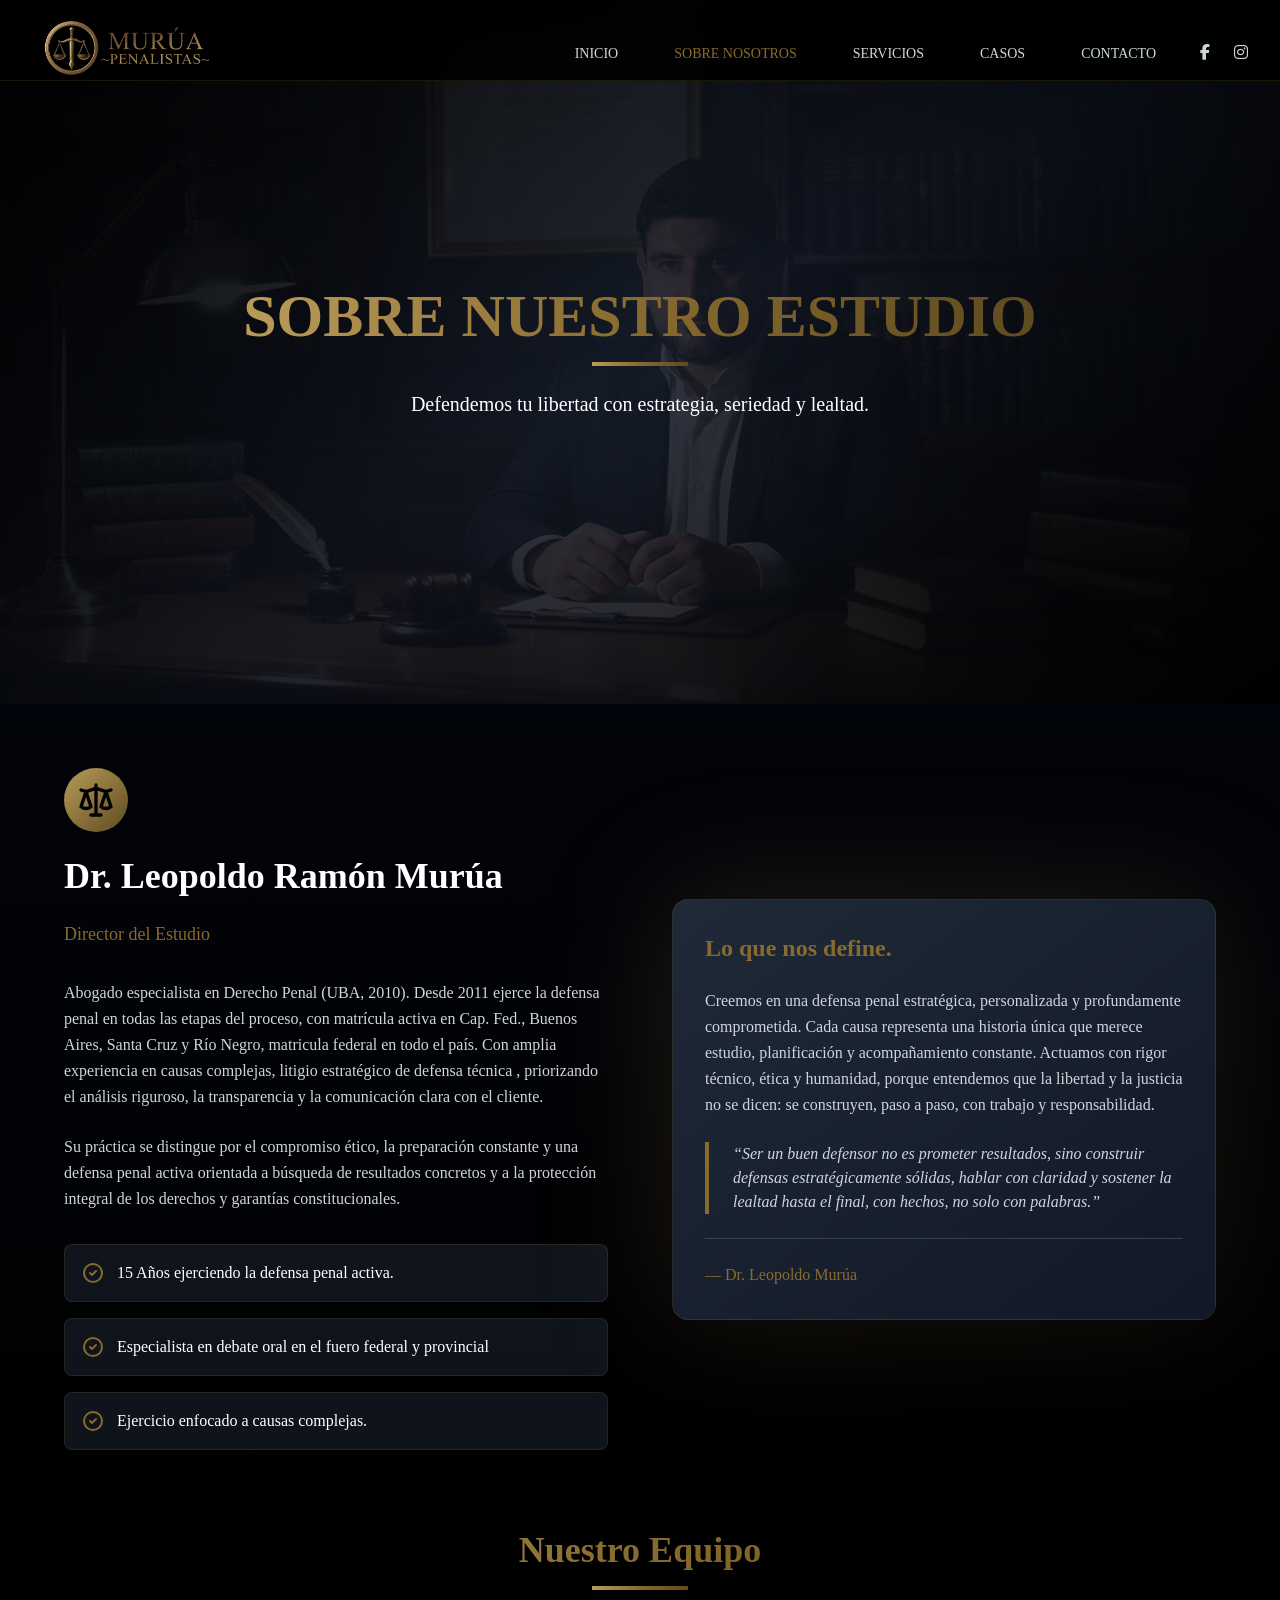
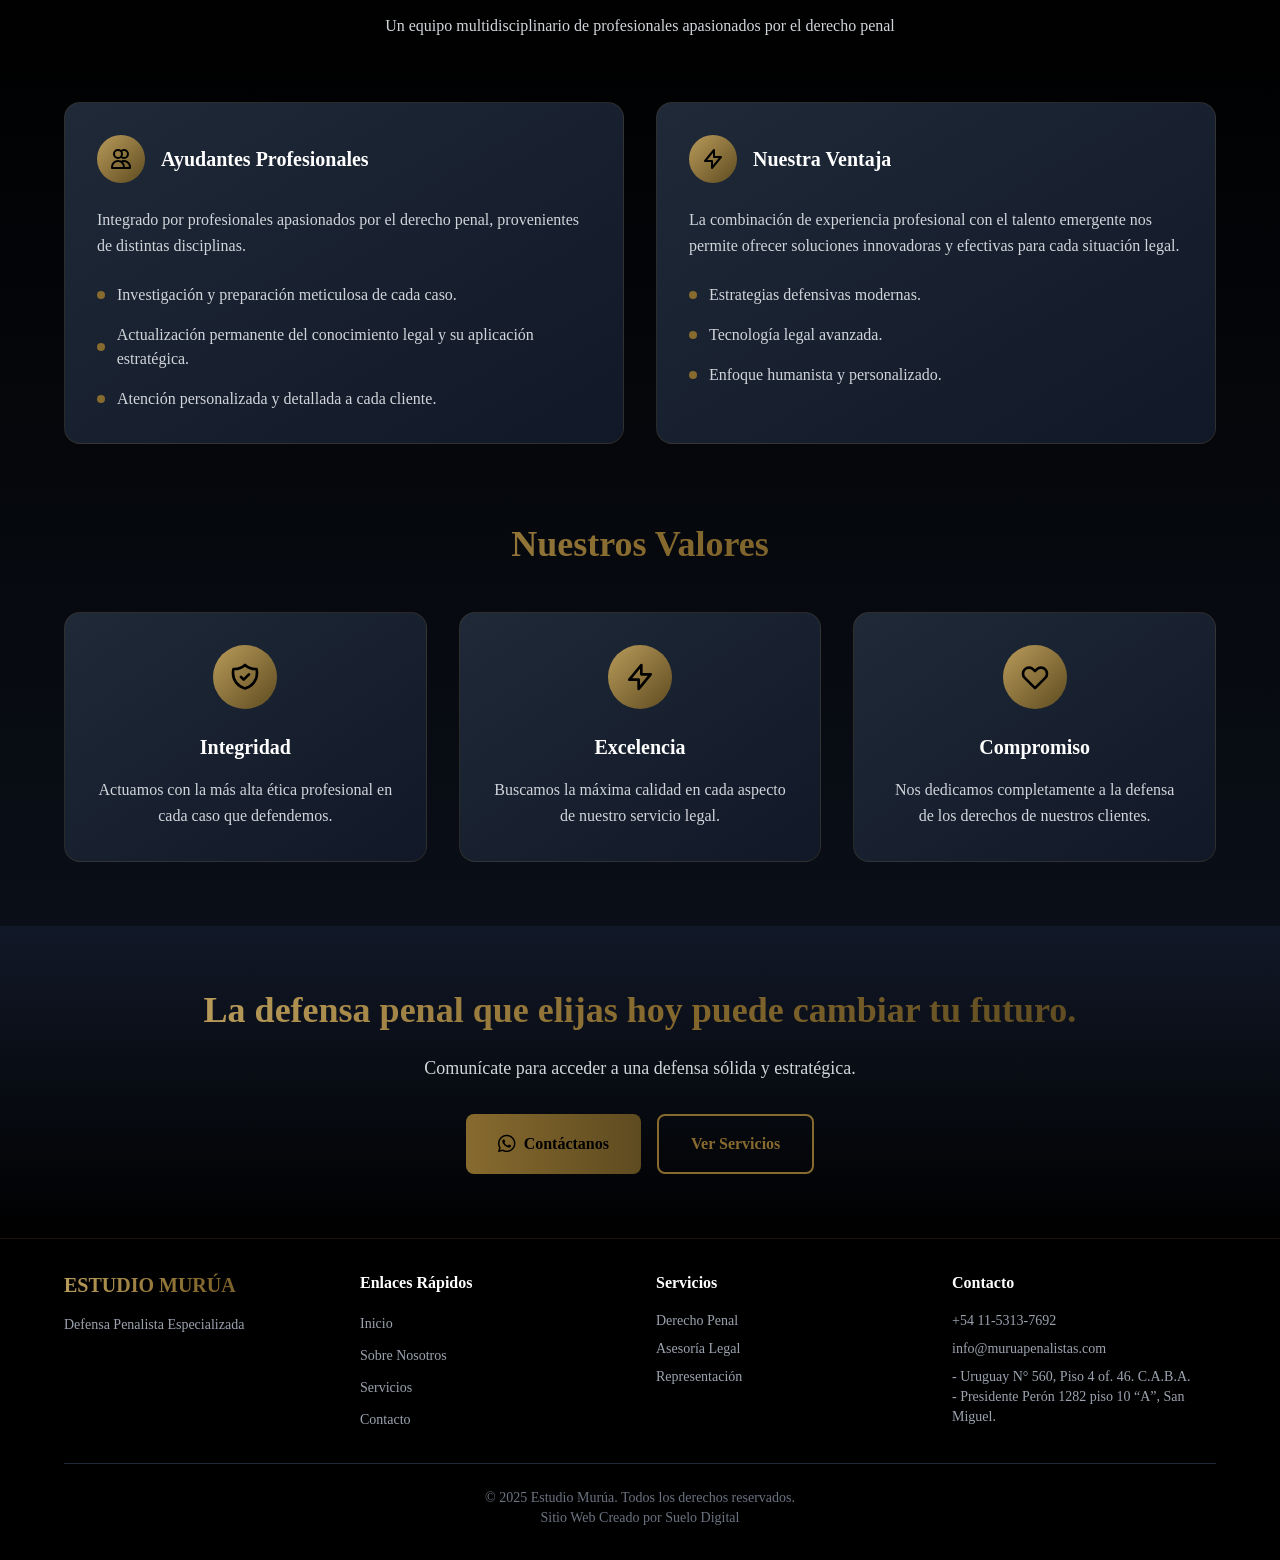
<file: sobre-nosotros.html>
<!DOCTYPE html>
<html lang="es">
<head>
    <meta charset="UTF-8">
    <meta name="viewport" content="width=device-width, initial-scale=1.0">
    <title>Sobre Nosotros - Estudio Murúa | Abogacía Penalista</title>
    <meta name="description" content="Conoce al Estudio Murúa, liderado por Leopoldo Murúa con un equipo de abogados penalistas especializados y estudiantes de abogacía comprometidos.">
    <meta name="keywords" content="sobre nosotros, estudio jurídico, Leopoldo Murúa, equipo de abogados, abogacía penalista">
    <script src="tailwin.js"></script>
    <link rel="stylesheet" href="https://cdnjs.cloudflare.com/ajax/libs/font-awesome/6.5.1/css/all.min.css" integrity="sha512-DTOQO9RWCH3ppGqcWaEA1BIZOC6xxalwEsw9c2QQeAIftl+Vegovlnee1c9QX4TctnWMn13TZye+giMm8e2LwA==" crossorigin="anonymous" referrerpolicy="no-referrer" />

  <link rel="stylesheet" href="estilos.css">
  <link rel="stylesheet" href="servicios.css">
  <script>
        tailwind.config = {
            theme: {
                extend: {
                    colors: {
                        // Colores Dorados Oscuros / Latón
                        'yellow-400': '#B99B5A', // Latón Viejo (Claro)
                        'yellow-500': '#876A2E', // Bronce Oscuro (Principal)
                        'yellow-600': '#5E4B20', // Cobre Oscuro (Profundo)
                    }
                }
            }
        }
    </script>
    <style>
        
        /* Custom scrollbar */
        ::-webkit-scrollbar {
            width: 8px;
        }
        
        ::-webkit-scrollbar-track {
            background: #1f2937;
        }
        
        ::-webkit-scrollbar-thumb {
            /* NUEVO GRADIENTE DE DORADO OSCURO */
            background: linear-gradient(to bottom, #B99B5A, #876A2E, #5E4B20);
            border-radius: 4px;
        }
        
        /* Gradient text */
        .gradient-text {
            /* NUEVO GRADIENTE DE DORADO OSCURO */
            background: linear-gradient(to right, #B99B5A, #876A2E, #5E4B20);
            -webkit-background-clip: text;
            -webkit-text-fill-color: transparent;
            background-clip: text;
        }
        
        /* Button hover effects */
        .btn-gold {
            /* NUEVO GRADIENTE DE DORADO OSCURO */
            background: linear-gradient(to right, #876A2E, #5E4B20);
            transition: all 0.3s ease;
        }
        
        .btn-gold:hover {
            /* NUEVO GRADIENTE DE DORADO OSCURO */
            background: linear-gradient(to right, #B99B5A, #876A2E);
            transform: scale(1.05);
        }
        
        .btn-outline {
            /* COLOR DORADO OSCURO PRINCIPAL */
            border: 2px solid #876A2E;
            color: #876A2E;
            transition: all 0.3s ease;
        }
        
        .btn-outline:hover {
            background: #876A2E;
            color: #000;
        }
        
        /* Card hover effects */
        .card-hover {
            transition: all 0.3s ease;
            /* COLOR DORADO OSCURO PRINCIPAL CON BAJA OPACIDAD */
            border: 1px solid rgba(135, 106, 46, 0.2);
        }
        
        .card-hover:hover {
             /* COLOR DORADO OSCURO PRINCIPAL CON MEDIA OPACIDAD */
            border-color: rgba(135, 106, 46, 0.4);
            transform: translateY(-2px);
            /* SOMBRA DE CAJA CON DORADO OSCURO */
            box-shadow: 0 10px 30px rgba(135, 106, 46, 0.2);
        }
        
        /* Navigation effects */
        .nav-link {
            transition: color 0.2s ease;
        }
        
        .nav-link:hover {
            color: #876A2E; /* COLOR DORADO OSCURO PRINCIPAL */
        }
        
        .nav-link.active {
            color: #876A2E !important; /* COLOR DORADO OSCURO PRINCIPAL */
        }
        
        /* Floating animation */
        @keyframes float {
            0%, 100% { transform: translateY(0px); }
            50% { transform: translateY(-10px); }
        }
        
        .float-animation {
            animation: float 3s ease-in-out infinite;
        }
        
        /* Fade in animation */
        @keyframes fadeIn {
            from { opacity: 0; transform: translateY(20px); }
            to { opacity: 1; transform: translateY(0); }
        }
        
        .fade-in {
            animation: fadeIn 0.8s ease-out;
        }
        
        /* Pulse animation */
        @keyframes pulse {
            0%, 100% { opacity: 1; }
            50% { opacity: 0.7; }
        }
        
        .pulse-animation {
            animation: pulse 2s ease-in-out infinite;
        }
    </style>
</head>
<body class="min-h-screen bg-gradient-to-b from-gray-950 via-black to-gray-900">


<nav class="fixed top-0 w-full z-50 bg-black/90 backdrop-blur-md border-b border-yellow-500/20 pt-4">
        <div class="max-w-7xl mx-auto px-4 sm:px-6 lg:px-8">
            <div class="flex justify-between items-center h-16">
                
                
                
                
                               <div class="flex-shrink-0 nav-logo">
    <a href="index.html" class="block">
        <img 
            src="logoextendido.png" 
            alt="Estudio Murúa - Abogados Especialistas en Derecho Penal"
            class="h-8 md:h-14 w-auto object-contain"
        />
    </a>
</div>

                <div class="hidden md:block">
                    <div class="ml-10 flex items-baseline space-x-8">
                        <a href="index.html" class="nav-link text-gray-300 px-3 py-2 text-sm font-medium">
                            INICIO
                        </a>
                        <a href="sobre-nosotros.html" class="nav-link text-yellow-500 px-3 py-2 text-sm font-medium">
                            SOBRE NOSOTROS
                        </a>
                        <a href="servicios.html" class="nav-link text-gray-300 px-3 py-2 text-sm font-medium">
                            SERVICIOS
                        </a>
                          <a href="casos.html" class="nav-link text-gray-300 px-3 py-2 text-sm font-medium">
                            CASOS
                        </a>
                        <a href="contacto.html" class="nav-link text-gray-300 px-3 py-2 text-sm font-medium">
                            CONTACTO
                        </a>


   <div class="pt-4 flex justify-center space-x-6">
                    <a href="https://www.facebook.com/estudiojuridicomuruayasociados" target="_blank" class="text-gray-300 hover:text-yellow-500" aria-label="Facebook">
                        <i class="fab fa-facebook-f text-1xl"></i>
                    </a>
                    <a href="https://www.instagram.com/leopoldo_murua/" target="_blank" class="text-gray-300 hover:text-yellow-500" aria-label="Instagram">
                        <i class="fab fa-instagram text-1xl"></i>
                    </a>
                </div>



                    </div>
                </div>

                <div class="md:hidden">
                    <button id="mobile-menu-button" class="text-gray-300 hover:text-yellow-500 p-2">
                        <svg id="menu-icon" class="h-6 w-6" fill="none" viewBox="0 0 24 24" stroke="currentColor">
                            <path stroke-linecap="round" stroke-linejoin="round" stroke-width="2" d="M4 6h16M4 12h16M4 18h16" />
                        </svg>
                        <svg id="close-icon" class="h-6 w-6 hidden" fill="none" viewBox="0 0 24 24" stroke="currentColor">
                            <path stroke-linecap="round" stroke-linejoin="round" stroke-width="2" d="M6 18L18 6M6 6l12 12" />
                        </svg>
                    </button>
                </div>
            </div>
        </div>

        <div id="mobile-menu" class="md:hidden bg-black/95 backdrop-blur-md border-b border-yellow-500/20 hidden">
            <div class="px-2 pt-2 pb-3 space-y-1 sm:px-3">
                <a href="index.html" class="mobile-nav-link text-gray-300 hover:text-yellow-500 block px-3 py-2 text-base font-medium w-full text-left">
                    INICIO
                </a>
                <a href="sobre-nosotros.html" class="mobile-nav-link text-gray-300 hover:text-yellow-500 block px-3 py-2 text-base font-medium w-full text-left">
                    SOBRE NOSOTROS
                </a>
                <a href="servicios.html" class="mobile-nav-link text-gray-300 hover:text-yellow-500 block px-3 py-2 text-base font-medium w-full text-left">
                    SERVICIOS
                </a>
                   <a href="casos.html" class="mobile-nav-link text-gray-300 hover:text-yellow-500 block px-3 py-2 text-base font-medium w-full text-left">
                    CASOS
                </a>
                <a href="contacto.html" class="mobile-nav-link text-gray-300 hover:text-yellow-500 block px-3 py-2 text-base font-medium w-full text-left">
                    CONTACTO
                </a>


<div class="pt-4 flex justify-center space-x-6">
                    <a href="https://www.facebook.com/estudiojuridicomuruayasociados" target="_blank" class="text-gray-300 hover:text-yellow-500" aria-label="Facebook">
                        <i class="fab fa-facebook-f text-2xl"></i>
                    </a>
                    <a href="https://www.instagram.com/leopoldo_murua/" target="_blank" class="text-gray-300 hover:text-yellow-500" aria-label="Instagram">
                        <i class="fab fa-instagram text-2xl"></i>
                    </a>
                </div>





            </div>
        </div>
    </nav>

    <section class="relative h-96 flex items-center justify-center overflow-hidden">
        <div class="absolute inset-0">
            <img
                src="sobre-nosotros-header.jpg"
                alt="Estudio jurídico profesional"
                class="w-full h-full object-cover"
                onerror="this.style.display='none'; this.nextElementSibling.style.display='flex';"
            />
            <div class="absolute inset-0 bg-gradient-to-br from-black via-gray-900/95 to-black opacity-90"></div>
            <div class="absolute inset-0 bg-gradient-to-r from-black via-transparent to-black opacity-60"></div>
            <div class="absolute inset-0 bg-gradient-to-br from-gray-950 via-black to-gray-900 hidden" style="display: none;"></div>
        </div>
        
        <div class="absolute inset-0 opacity-10">
            <div class="absolute inset-0 bg-gradient-to-r from-transparent via-yellow-600/20 to-transparent"></div>
        </div>
        
        <div class="relative z-10 text-center px-4 max-w-6xl mx-auto">
            <div class="fade-in">
                <h1 class="text-4xl md:text-6xl font-bold mb-4 gradient-text">
                    SOBRE NUESTRO ESTUDIO 
                </h1>
                <div class="w-24 h-1 bg-gradient-to-r from-yellow-400 via-yellow-500 to-yellow-600 mx-auto mb-6"></div>
                <p class="text-lg md:text-xl text-white font-light max-w-3xl mx-auto leading-relaxed">Defendemos tu libertad con estrategia, seriedad y lealtad.</p>
            </div>
        </div>
    </section>

    <section id="main-content" class="py-16 px-4">
        <div class="max-w-6xl mx-auto">
            <div class="grid lg:grid-cols-2 gap-16 items-center mb-20">
                <div class="fade-in">
                    <div class="mb-8">
                        <div class="w-16 h-16 bg-gradient-to-br from-yellow-400 to-yellow-600 rounded-full flex items-center justify-center mb-6 float-animation">
                         <svg class="w-10 h-10 text-black" fill="none" viewBox="0 0 24 24" stroke="currentColor">
                                <path stroke-linecap="round" stroke-linejoin="round" stroke-width="2" d="M3 6l3 1m0 0l-3 9a5.002 5.002 0 006.001 0M6 7l3 9M6 7l6-2m6 2l3-1m-3 1l-3 9a5.002 5.002 0 006.001 0M18 7l3 9m-3-9l-6-2m0-2v2m0 16V5m0 16H9m3 0h3" />
                            </svg>
                        </div>
                        <h2 class="text-3xl md:text-4xl text-white font-bold mb-6">
                          Dr. Leopoldo Ramón Murúa
                        </h2>
                        <p class="text-yellow-500 text-lg font-medium mb-4">Director del Estudio</p>
                    </div>
                    
                    <p class="text-gray-300 mb-6 leading-relaxed">
                       Abogado especialista en Derecho Penal (UBA, 2010). Desde 2011 ejerce la defensa penal en todas las etapas del proceso, con matrícula activa en Cap. Fed., Buenos Aires, Santa Cruz y Río Negro, matricula federal en todo el país.
Con amplia experiencia en causas complejas, litigio estratégico de defensa técnica , priorizando el análisis riguroso, la transparencia y la comunicación clara con el cliente.
                    </p>
                    
                    <p class="text-gray-300 mb-8 leading-relaxed">
                        Su práctica se distingue por el compromiso ético, la preparación constante y una defensa penal activa orientada a búsqueda de resultados concretos y a la protección integral de los derechos y garantías constitucionales.
                    </p>
                    
                    <div class="space-y-4">
                        <div class="flex items-center gap-3 bg-gray-800/50 p-4 rounded-lg card-hover">
                            <svg class="w-6 h-6 text-yellow-500 flex-shrink-0" fill="none" viewBox="0 0 24 24" stroke="currentColor">
                                <path stroke-linecap="round" stroke-linejoin="round" stroke-width="2" d="M9 12l2 2 4-4m6 2a9 9 0 11-18 0 9 9 0 0118 0z" />
                            </svg>
                            <span class="text-white">15 Años ejerciendo la defensa penal activa.</span>
                        </div>
                        <div class="flex items-center gap-3 bg-gray-800/50 p-4 rounded-lg card-hover">
                            <svg class="w-6 h-6 text-yellow-500 flex-shrink-0" fill="none" viewBox="0 0 24 24" stroke="currentColor">
                                <path stroke-linecap="round" stroke-linejoin="round" stroke-width="2" d="M9 12l2 2 4-4m6 2a9 9 0 11-18 0 9 9 0 0118 0z" />
                            </svg>
                            <span class="text-white">Especialista en debate oral en el fuero federal y provincial</span>
                        </div>
                        <div class="flex items-center gap-3 bg-gray-800/50 p-4 rounded-lg card-hover">
                            <svg class="w-6 h-6 text-yellow-500 flex-shrink-0" fill="none" viewBox="0 0 24 24" stroke="currentColor">
                                <path stroke-linecap="round" stroke-linejoin="round" stroke-width="2" d="M9 12l2 2 4-4m6 2a9 9 0 11-18 0 9 9 0 0118 0z" />
                            </svg>
                            <span class="text-white">Ejercicio enfocado a causas complejas.</span>
                        </div>
                    </div>
                </div>
                
                <div class="fade-in">
                    <div class="relative">
                        <div class="absolute inset-0 bg-gradient-to-br from-yellow-400/20 to-yellow-600/20 rounded-2xl blur-3xl"></div>
                        <div class="relative bg-gradient-to-br from-gray-800 to-gray-900 p-8 rounded-2xl border border-yellow-500/20 card-hover">
                            <h3 class="text-2xl text-yellow-500 font-semibold mb-6"> Lo que nos define.</h3>
                            <p class="text-gray-300 mb-6 leading-relaxed">
                               Creemos en una defensa penal estratégica, personalizada y profundamente 
comprometida. Cada causa representa una historia única que merece estudio, 
planificación y acompañamiento constante.
Actuamos con rigor técnico, ética y humanidad, porque entendemos que la 
libertad y la justicia no se dicen: se construyen, paso a paso, con trabajo y 
responsabilidad.

                            </p>
                            <blockquote class="border-l-4 border-yellow-500 pl-6 italic text-gray-300">
                                “Ser un buen defensor no es prometer resultados, sino construir defensas 
estratégicamente sólidas, hablar con claridad y sostener la lealtad hasta el 
final, con hechos, no solo con palabras.”
                            </blockquote>
                            <div class="mt-6 pt-6 border-t border-gray-700">
                                <p class="text-yellow-500 font-medium">— Dr. Leopoldo Murúa</p>
                            </div>
                        </div>
                    </div>
                </div>
            </div>

            <div class="mb-20">
                <div class="text-center mb-16 fade-in">
                    <h2 class="text-3xl md:text-4xl font-bold gradient-text mb-4">
                        Nuestro Equipo
                    </h2>
                    <div class="w-24 h-1 bg-gradient-to-r from-yellow-400 via-yellow-500 to-yellow-600 mx-auto mb-6"></div>
                    <p class="text-gray-300 max-w-2xl mx-auto">
                        Un equipo multidisciplinario de profesionales apasionados por el derecho penal
                    </p>
                </div>
                
                <div class="grid md:grid-cols-2 gap-8">
                    <div class="bg-gradient-to-br from-gray-800 to-gray-900 p-8 rounded-2xl card-hover fade-in">
                        <div class="flex items-center mb-6">
                            <div class="w-12 h-12 bg-gradient-to-br from-yellow-400 to-yellow-600 rounded-full flex items-center justify-center mr-4">
                                <svg class="w-6 h-6 text-black" fill="none" viewBox="0 0 24 24" stroke="currentColor">
                                    <path stroke-linecap="round" stroke-linejoin="round" stroke-width="2" d="M12 4.354a4 4 0 110 5.292M15 21H3v-1a6 6 0 0112 0v1zm0 0h6v-1a6 6 0 00-9-5.197M13 7a4 4 0 11-8 0 4 4 0 018 0z" />
                                </svg>
                            </div>
                            <h3 class="text-xl text-white font-semibold">Ayudantes Profesionales</h3>
                        </div>
                        <p class="text-gray-300 mb-6 leading-relaxed">
                            Integrado por profesionales apasionados por el derecho penal, provenientes de distintas disciplinas.
                        </p>
                       <div class="space-y-4">
                            <div class="flex items-center gap-3">
                                <div class="w-2 h-2 bg-yellow-500 rounded-full pulse-animation"></div>
                                <span class="text-gray-300">Investigación y preparación meticulosa de cada caso.</span>
                            </div>
                            <div class="flex items-center gap-3">
                                <div class="w-2 h-2 bg-yellow-500 rounded-full pulse-animation"></div>
                                <span class="text-gray-300">Actualización permanente del conocimiento legal y su aplicación estratégica.</span>
                            </div>
                            <div class="flex items-center gap-3">
                                <div class="w-2 h-2 bg-yellow-500 rounded-full pulse-animation"></div>
                                <span class="text-gray-300">Atención personalizada y detallada a cada cliente.</span>
                            </div>
                        </div>
                    </div>
                    
                    <div class="bg-gradient-to-br from-gray-800 to-gray-900 p-8 rounded-2xl card-hover fade-in">
                        <div class="flex items-center mb-6">
                            <div class="w-12 h-12 bg-gradient-to-br from-yellow-400 to-yellow-600 rounded-full flex items-center justify-center mr-4">
                                <svg class="w-6 h-6 text-black" fill="none" viewBox="0 0 24 24" stroke="currentColor">
                                    <path stroke-linecap="round" stroke-linejoin="round" stroke-width="2" d="M13 10V3L4 14h7v7l9-11h-7z" />
                                </svg>
                            </div>
                            <h3 class="text-xl text-white font-semibold">Nuestra Ventaja</h3>
                        </div>
                        <p class="text-gray-300 mb-6 leading-relaxed">
                            La combinación de experiencia profesional con el talento emergente nos permite 
                            ofrecer soluciones innovadoras y efectivas para cada situación legal.
                        </p>
                        <div class="space-y-4">
                            <div class="flex items-center gap-3">
                                <div class="w-2 h-2 bg-yellow-500 rounded-full pulse-animation"></div>
                                <span class="text-gray-300">Estrategias defensivas modernas.</span>
                            </div>
                            <div class="flex items-center gap-3">
                                <div class="w-2 h-2 bg-yellow-500 rounded-full pulse-animation"></div>
                                <span class="text-gray-300">Tecnología legal avanzada.</span>
                            </div>
                            <div class="flex items-center gap-3">
                                <div class="w-2 h-2 bg-yellow-500 rounded-full pulse-animation"></div>
                                <span class="text-gray-300">Enfoque humanista y personalizado.</span>
                            </div>
                        </div>
                    </div>
                </div>
            </div>

            <div class="text-center fade-in">
                <h2 class="text-3xl md:text-4xl font-bold gradient-text mb-12">
                    Nuestros Valores
                </h2>
                <div class="grid md:grid-cols-3 gap-8">
                    <div class="bg-gradient-to-br from-gray-800 to-gray-900 p-8 rounded-2xl card-hover">
                        <div class="w-16 h-16 bg-gradient-to-br from-yellow-400 to-yellow-600 rounded-full flex items-center justify-center mx-auto mb-6">
                            <svg class="w-8 h-8 text-black" fill="none" viewBox="0 0 24 24" stroke="currentColor">
                                <path stroke-linecap="round" stroke-linejoin="round" stroke-width="2" d="M9 12l2 2 4-4m5.618-4.016A11.955 11.955 0 0112 2.944a11.955 11.955 0 01-8.618 3.04A12.02 12.02 0 003 9c0 5.591 3.824 10.29 9 11.622 5.176-1.332 9-6.03 9-11.622 0-1.042-.133-2.052-.382-3.016z" />
                            </svg>
                        </div>
                        <h3 class="text-xl text-white font-semibold mb-4">Integridad</h3>
                        <p class="text-gray-300 leading-relaxed">
                            Actuamos con la más alta ética profesional en cada caso que defendemos.
                        </p>
                    </div>
                    
                    <div class="bg-gradient-to-br from-gray-800 to-gray-900 p-8 rounded-2xl card-hover">
                        <div class="w-16 h-16 bg-gradient-to-br from-yellow-400 to-yellow-600 rounded-full flex items-center justify-center mx-auto mb-6">
                            <svg class="w-8 h-8 text-black" fill="none" viewBox="0 0 24 24" stroke="currentColor">
                                <path stroke-linecap="round" stroke-linejoin="round" stroke-width="2" d="M13 10V3L4 14h7v7l9-11h-7z" />
                            </svg>
                        </div>
                        <h3 class="text-xl text-white font-semibold mb-4">Excelencia</h3>
                        <p class="text-gray-300 leading-relaxed">
                            Buscamos la máxima calidad en cada aspecto de nuestro servicio legal.
                        </p>
                    </div>
                    
                    <div class="bg-gradient-to-br from-gray-800 to-gray-900 p-8 rounded-2xl card-hover">
                        <div class="w-16 h-16 bg-gradient-to-br from-yellow-400 to-yellow-600 rounded-full flex items-center justify-center mx-auto mb-6">
                            <svg class="w-8 h-8 text-black" fill="none" viewBox="0 0 24 24" stroke="currentColor">
                                <path stroke-linecap="round" stroke-linejoin="round" stroke-width="2" d="M4.318 6.318a4.5 4.5 0 000 6.364L12 20.364l7.682-7.682a4.5 4.5 0 00-6.364-6.364L12 7.636l-1.318-1.318a4.5 4.5 0 00-6.364 0z" />
                            </svg>
                        </div>
                        <h3 class="text-xl text-white font-semibold mb-4">Compromiso</h3>
                        <p class="text-gray-300 leading-relaxed">
                            Nos dedicamos completamente a la defensa de los derechos de nuestros clientes.
                        </p>
                    </div>
                </div>
            </div>
        </div>
    </section>

    <section class="py-16 px-4 bg-gradient-to-b from-gray-900 to-black">
        <div class="max-w-4xl mx-auto text-center">
            <h2 class="text-3xl md:text-4xl font-bold gradient-text mb-6">
                La defensa penal que elijas hoy puede cambiar tu futuro.
            </h2>
            <p class="text-gray-300 mb-8 text-lg">
            Comunícate para acceder a una defensa sólida y estratégica.
            </p>
            <div class="flex flex-col sm:flex-row gap-4 justify-center">
                <a href="https://w.app/nuol4l" class="btn-gold px-8 py-4 text-black font-semibold rounded-lg inline-flex items-center justify-center gap-2" target="_blank">
    <i class="fab fa-whatsapp text-xl"></i> 
    <span>Contáctanos</span>
</a>
                <a href="servicios.html" class="btn-outline px-8 py-4 font-semibold rounded-lg inline-block text-center">
                    Ver Servicios
                </a>
            </div>
        </div>
    </section>

    <footer class="py-8 px-4 bg-black border-t border-yellow-500/20">
        <div class="max-w-6xl mx-auto">
            <div class="grid md:grid-cols-4 gap-8 mb-8">
                <div>
                    <h3 class="text-xl font-bold gradient-text mb-4">
                        ESTUDIO MURÚA
                    </h3>
                    <p class="text-gray-400 text-sm">
                        Defensa Penalista Especializada
                    </p>
                </div>
                <div>
                    <h4 class="text-white font-semibold mb-4">Enlaces Rápidos</h4>
                    <ul class="space-y-2">
                        <li><a href="index.html" class="text-gray-400 hover:text-yellow-500 text-sm">Inicio</a></li>
                        <li><a href="sobre-nosotros.html" class="text-gray-400 hover:text-yellow-500 text-sm">Sobre Nosotros</a></li>
                        <li><a href="servicios.html" class="text-gray-400 hover:text-yellow-500 text-sm">Servicios</a></li>
                        <li><a href="contacto.html" class="text-gray-400 hover:text-yellow-500 text-sm">Contacto</a></li>
                    </ul>
                </div>
                <div>
                    <h4 class="text-white font-semibold mb-4">Servicios</h4>
                    <ul class="space-y-2">
                        <li class="text-gray-400 text-sm">Derecho Penal</li>
                        <li class="text-gray-400 text-sm">Asesoría Legal</li>
                        <li class="text-gray-400 text-sm">Representación</li>
                    </ul>
                </div>
                <div>
                    <h4 class="text-white font-semibold mb-4">Contacto</h4>
                    <ul class="space-y-2">
                        <a href="https://w.app/nuol4l" target="_blank"><li class="text-gray-400 text-sm">+54 11-5313-7692</li></a>
                        <li class="text-gray-400 text-sm">info@muruapenalistas.com</li>
                        <li class="text-gray-400 text-sm">- Uruguay N° 560, Piso 4 of. 46. C.A.B.A. <br>- Presidente Perón 1282 piso 10 “A”, San Miguel.</li>
                    </ul>
                </div>
            </div>
            <div class="border-t border-gray-800 pt-6 text-center">
                <p class="text-gray-500 text-sm">
                    © 2025 Estudio Murúa. Todos los derechos reservados.
                </p>
                   <p class="text-gray-500 text-sm">
                    Sitio Web Creado por <a href="https://wa.me/+5492314443383">Suelo Digital</a>
                </p>
            </div>
        </div>
    </footer>

    <script>
        // Mobile menu toggle
        const mobileMenuButton = document.getElementById('mobile-menu-button');
        const mobileMenu = document.getElementById('mobile-menu');
        const menuIcon = document.getElementById('menu-icon');
        const closeIcon = document.getElementById('close-icon');

        mobileMenuButton.addEventListener('click', function() {
            mobileMenu.classList.toggle('hidden');
            menuIcon.classList.toggle('hidden');
            closeIcon.classList.toggle('hidden');
        });

        // Close mobile menu when clicking on links
        const mobileNavLinks = document.querySelectorAll('.mobile-nav-link');
        mobileNavLinks.forEach(link => {
            link.addEventListener('click', function() {
                mobileMenu.classList.add('hidden');
                menuIcon.classList.remove('hidden');
                closeIcon.classList.add('hidden');
            });
        });

        // Set active navigation link based on current page
        document.addEventListener('DOMContentLoaded', function() {
            const currentPage = window.location.pathname.split('/').pop() || 'index.html';
            const navLinks = document.querySelectorAll('.nav-link');
            
            navLinks.forEach(link => {
                const href = link.getAttribute('href');
                if ((currentPage === 'index.html' && href === 'index.html') || 
                    (currentPage !== 'index.html' && href === currentPage)) {
                    link.classList.add('active');
                } else {
                    link.classList.remove('active');
                }
            });
        });

        // Intersection Observer for fade-in animations
        const observerOptions = {
            threshold: 0.1,
            rootMargin: '0px 0px -50px 0px'
        };

        const observer = new IntersectionObserver(function(entries) {
            entries.forEach(entry => {
                if (entry.isIntersecting) {
                    entry.target.style.opacity = '1';
                    entry.target.style.transform = 'translateY(0)';
                }
            });
        }, observerOptions);

        // Observe all fade-in elements
        document.querySelectorAll('.fade-in').forEach(el => {
            el.style.opacity = '0';
            el.style.transform = 'translateY(20px)';
            el.style.transition = 'opacity 0.8s ease, transform 0.8s ease';
            observer.observe(el);
        });
    </script>
</body>
</html>
</file>
<file: estilos.css>
body {      font-family: "Times New Roman", Times, serif;




}












.mapa-tuneado {
    width: 100%;
    /* 1. Invert(90%): Lo hace oscuro pero no 100% negro.
      2. hue-rotate(180deg): Gira la paleta de colores (azules -> amarillos).
      3. brightness(1.1) y contrast(1.1): Le da "vida" para que se lea.
    */
    filter: invert(90%) hue-rotate(180deg) brightness(1.1) contrast(1.1);
}


.h-96 {
  height: 44rem !important; /* 👈 Cambia este valor según necesites */
}

/* Altura más pequeña en tablets y móviles */
@media (max-width: 1024px) {
  .h-96 {
    height: 32rem !important; /* Ajusta este valor si necesitas más/menos */
  }
}

/* Altura aún más pequeña en móviles pequeños */
@media (max-width: 768px) {
  .h-96 {
    height: 24rem !important; /* Puedes probar 20rem, 22rem, etc. */
  }

  .mb-8 {
  margin-top: 60px !important; /* 👈 Cambia este valor según necesites */

}
.homeservices {
  margin-bottom: 60px !important; /* 👈 Cambia este valor según necesites */

}

}




.nav-logo {margin-top: 0px;}

.nav-logo img:hover {
  filter: brightness(1.1) contrast(1.05);
  transition: filter 0.2s ease;
}



/* Ajuste fino para el logo en el navbar */
@media (max-width: 768px) {
  .nav-logo img {    height: 45px !important;margin-top: -3px;
  }
}

@media (min-width: 769px) {
  .nav-logo img {
    height: 65px !important;
  }
}





.fade-in-section {
    opacity: 0;
    transform: translateY(20px);
    transition: opacity 1s ease-out, transform 1s ease-out;
    will-change: opacity, transform;
}

.fade-in-section.visible {
    opacity: 1;
    transform: none;
}
</file>
<file: servicios.css>
/* ===== AJUSTES PARA MÓVILES — HERO SECTION ===== */
@media (max-width: 768px) {
  /* Título principal: más chico y con mejor espaciado */
  .gradient-text {
    font-size: 1.5rem !important;      /* text-xl ≈ 24px */
    line-height: 1.4 !important;
    letter-spacing: -0.02em !important;
    margin-bottom: 0.75rem !important; /* mb-3 */
  }

  /* Línea decorativa: un poco más angosta y menos alta */
  .w-24.h-1 {
    width: 1.5rem !important;          /* w-6 */
    height: 0.125rem !important;       /* h-0.5 */
    margin-bottom: 0.75rem !important; /* mb-3 */
  }

  /* Subtítulo: más chico y con mejor legibilidad */
  .text-lg.md\:text-xl.text-white.font-light {
    font-size: 0.95rem !important;     /* text-sm/medium */
    line-height: 1.6 !important;
    max-width: 90% !important;
    margin-left: auto !important;
    margin-right: auto !important;
  }

  /* Contenedor del texto: bajado y con más aire arriba */
  .relative.z-10.text-center.px-4.max-w-6xl.mx-auto {
    padding-top: 2.5rem !important;    /* pt-10 */
    margin-top: 1.5rem !important;     /* mt-6 */
    padding-left: 1rem !important;     /* px-4 */
    padding-right: 1rem !important;
  }
}
</file>
